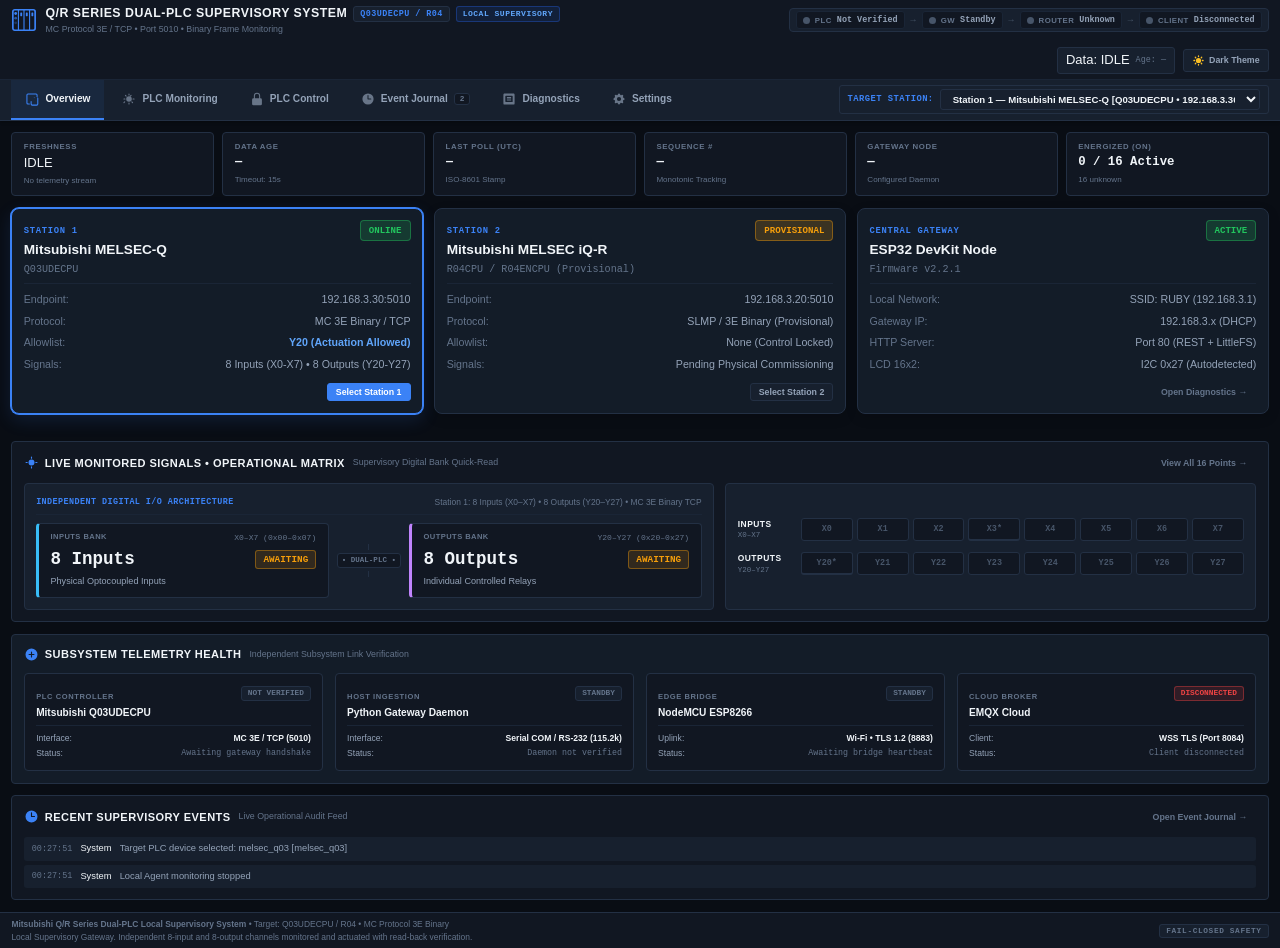
<file: web/index.html>
<!DOCTYPE html>
<html lang="en" data-theme="dark">
<head>
  <meta charset="UTF-8" />
  <meta name="viewport" content="width=device-width, initial-scale=1.0" />
  <meta name="description" content="Industrial supervisory monitoring console for Mitsubishi Q03UDECPU PLC — passive read-only telemetry over secure MQTT WebSockets." />
  <title>Q-PLC Industrial Supervisory Monitor | Mitsubishi Q03UDECPU</title>

  <!-- Offline Self-Contained Industrial Fonts: System Font Stacks (zero external CDN dependencies) -->

  <!-- Prevent theme flash before CSS renders -->
  <script>
    (function() {
      try {
        var t = localStorage.getItem('qplc_theme');
        if (t === 'light' || t === 'dark') {
          document.documentElement.setAttribute('data-theme', t);
        } else {
          document.documentElement.setAttribute('data-theme', 'dark');
        }
      } catch (e) {
        document.documentElement.setAttribute('data-theme', 'dark');
      }
    })();
  </script>

  <!-- Relative stylesheet path for GitHub Pages compatibility -->
  <link rel="stylesheet" href="assets/css/style.css?v=2.1" />
</head>
<body>

<!-- ═══ APP HEADER ══════════════════════════════════════════════════════════════ -->
<header class="app-header" role="banner">
  <div class="header-inner">
    
    <!-- Brand / Controller Identity -->
    <div class="header-brand">
      <div class="brand-rack-icon" aria-hidden="true">
        <svg viewBox="0 0 28 28" fill="none" xmlns="http://www.w3.org/2000/svg">
          <rect x="2" y="3" width="24" height="22" rx="2" stroke="currentColor" stroke-width="1.8"/>
          <line x1="8" y1="3" x2="8" y2="25" stroke="currentColor" stroke-width="1.2"/>
          <line x1="14" y1="3" x2="14" y2="25" stroke="currentColor" stroke-width="1.2"/>
          <line x1="20" y1="3" x2="20" y2="25" stroke="currentColor" stroke-width="1.2"/>
          <circle cx="5" cy="7" r="1.5" fill="currentColor"/>
          <circle cx="5" cy="12" r="1.5" fill="currentColor" opacity="0.6"/>
          <circle cx="5" cy="17" r="1.5" fill="currentColor" opacity="0.3"/>
          <rect x="10" y="6" width="2" height="4" rx="0.5" fill="currentColor"/>
          <rect x="16" y="6" width="2" height="4" rx="0.5" fill="currentColor"/>
          <rect x="22" y="6" width="2" height="4" rx="0.5" fill="currentColor"/>
        </svg>
      </div>
      <div class="brand-text">
        <div class="brand-title-row">
          <h1 class="brand-title">Q/R SERIES DUAL-PLC SUPERVISORY SYSTEM <span style="display:none;">Q-PLC SUPERVISORY MONITOR</span></h1>
          <span class="plc-model-badge" id="header-model-badge" title="MELSEC-Q & iQ-R Dual Controller System">Q03UDECPU / R04</span>
          <span class="system-mode-tag" id="header-mode-tag" title="Local Supervisory & Authorized Actuation Mode">LOCAL SUPERVISORY</span>
          <span class="system-mode-tag mode-sim-badge" id="header-sim-badge" style="display:none; background: rgba(227, 98, 9, 0.2); color: #f0883e; border: 1px solid rgba(227, 98, 9, 0.4); margin-left: 6px; font-weight: 700;" title="Operating in virtual simulation mode — physical PLC hardware not verified">SIMULATION (VIRTUAL)</span>
        </div>
        <p class="brand-subtitle" id="header-brand-subtitle">TP-Link RUBY Local LAN &bull; MC Protocol 3E Binary (Port 5010) &bull; Standalone Embedded Architecture</p>
      </div>
    </div>

    <!-- Communication Path Status Topology -->
    <div class="header-path-status" role="status" aria-label="4-tier local communication topology health">
      <div class="path-strip" title="Live signal communication path">
        <!-- Node 1: Target PLC -->
        <div class="path-node" id="pill-plc" title="Target PLC Controller">
          <span class="status-dot dot-off" id="dot-plc" aria-hidden="true"></span>
          <span class="path-label">PLC</span>
          <span class="path-val" id="text-plc">Unknown</span>
        </div>
        <span class="path-arrow" aria-hidden="true">&rarr;</span>
        
        <!-- Node 2: Gateway / Local Host -->
        <div class="path-node" id="pill-gw" title="ESP32 Gateway / Local Host">
          <span class="status-dot dot-off" id="dot-gw" aria-hidden="true"></span>
          <span class="path-label" id="label-pill-gw">GATEWAY</span>
          <span class="path-val" id="text-gw">Unknown</span>
        </div>
        <span class="path-arrow" aria-hidden="true">&rarr;</span>

        <!-- Node 3: Local Network Router -->
        <div class="path-node" id="pill-esp" title="TP-Link RUBY Local Router (192.168.3.1)">
          <span class="status-dot dot-off" id="dot-esp" aria-hidden="true"></span>
          <span class="path-label">ROUTER</span>
          <span class="path-val" id="text-esp">RUBY</span>
        </div>
        <span class="path-arrow" aria-hidden="true">&rarr;</span>

        <!-- Node 4: Browser Client -->
        <div class="path-node" id="pill-mqtt" title="Local / Mobile Browser Client">
          <span class="status-dot dot-off" id="dot-mqtt" aria-hidden="true"></span>
          <span class="path-label">CLIENT</span>
          <span class="path-val" id="text-mqtt">Online</span>
        </div>
      </div>
    </div>

    <!-- Header Meta & Controls -->
    <div class="header-controls">
      <div class="header-data-badge">
        <span class="freshness-indicator" id="freshness-indicator">IDLE</span>
        <span class="data-age-indicator" id="header-data-age">Age: &mdash;</span>
      </div>

      <button class="btn-theme-toggle" id="btn-theme-toggle" type="button" aria-label="Toggle dark/light workstation theme" title="Toggle dark/light visual theme">
        <svg class="theme-icon theme-icon-sun" viewBox="0 0 20 20" fill="currentColor" aria-hidden="true">
          <path fill-rule="evenodd" d="M10 2a1 1 0 011 1v1a1 1 0 11-2 0V3a1 1 0 011-1zm4 8a4 4 0 11-8 0 4 4 0 018 0zm-.464 4.95l.707.707a1 1 0 001.414-1.414l-.707-.707a1 1 0 00-1.414 1.414zm2.12-10.607a1 1 0 010 1.414l-.706.707a1 1 0 11-1.414-1.414l.707-.707a1 1 0 011.414 0zM17 11a1 1 0 100-2h-1a1 1 0 100 2h1zm-7 4a1 1 0 011 1v1a1 1 0 11-2 0v-1a1 1 0 011-1zM5.05 6.464A1 1 0 106.465 5.05l-.708-.707a1 1 0 00-1.414 1.414l.707.707zm1.414 8.486l-.707.707a1 1 0 01-1.414-1.414l.707-.707a1 1 0 011.414 1.414zM4 11a1 1 0 100-2H3a1 1 0 000 2h1z" clip-rule="evenodd"/>
        </svg>
        <svg class="theme-icon theme-icon-moon" viewBox="0 0 20 20" fill="currentColor" aria-hidden="true">
          <path d="M17.293 13.293A8 8 0 016.707 2.707a8.001 8.001 0 1010.586 10.586z"/>
        </svg>
        <span class="theme-toggle-text" id="theme-toggle-text">Dark</span>
      </button>
    </div>

  </div>

  <!-- Supervisory Navigation Bar -->
  <nav class="app-nav" aria-label="Console Navigation">
    <div class="nav-inner">
      <div class="nav-tabs" role="tablist">
        <button class="nav-tab active" id="tab-btn-overview" role="tab" aria-selected="true" aria-controls="panel-overview" data-target="overview">
          <svg viewBox="0 0 20 20" fill="currentColor" aria-hidden="true"><path d="M2 4.25A2.25 2.25 0 014.25 2h11.5A2.25 2.25 0 0118 4.25v2a.75.75 0 01-1.5 0v-2a.75.75 0 00-.75-.75H4.25a.75.75 0 00-.75.75v11.5c0 .414.336.75.75.75h2a.75.75 0 010 1.5h-2A2.25 2.25 0 012 15.75V4.25z"/><path d="M14 8.75a.75.75 0 01.75-.75h3.5a.75.75 0 01.75.75v8.5a2.25 2.25 0 01-2.25 2.25h-6.5a2.25 2.25 0 01-2.25-2.25v-3.5a.75.75 0 011.5 0v3.5c0 .414.336.75.75.75h6.5a.75.75 0 00.75-.75v-8.5a.75.75 0 00-.75-.75h-3.5a.75.75 0 01-.75-.75z"/></svg>
          Overview
        </button>
        <button class="nav-tab" id="tab-btn-io" role="tab" aria-selected="false" aria-controls="panel-io" data-target="io">
          <svg viewBox="0 0 20 20" fill="currentColor" aria-hidden="true"><path fill-rule="evenodd" d="M10 2a.75.75 0 01.75.75v1.5a.75.75 0 01-1.5 0v-1.5A.75.75 0 0110 2zm0 13a.75.75 0 01.75.75v1.5a.75.75 0 01-1.5 0v-1.5A.75.75 0 0110 15zm-8-5a.75.75 0 01.75-.75h1.5a.75.75 0 010 1.5h-1.5A.75.75 0 012 10zm13 0a.75.75 0 01.75-.75h1.5a.75.75 0 010 1.5h-1.5A.75.75 0 0115 10zM4.343 4.343a.75.75 0 011.061 0l1.06 1.061a.75.75 0 01-1.06 1.06l-1.061-1.06a.75.75 0 010-1.061zm9.193 9.193a.75.75 0 011.06 0l1.061 1.06a.75.75 0 01-1.06 1.061l-1.061-1.06a.75.75 0 010-1.061zm0-9.193a.75.75 0 010 1.06l-1.06 1.061a.75.75 0 11-1.061-1.06l1.06-1.061a.75.75 0 011.061 0zm-9.193 9.193a.75.75 0 010 1.06l-1.06 1.061a.75.75 0 11-1.061-1.06l1.06-1.061a.75.75 0 011.061 0zM10 6a4 4 0 100 8 4 4 0 000-8z" clip-rule="evenodd"/></svg>
          PLC Monitoring
        </button>
        <button class="nav-tab" id="tab-btn-control" role="tab" aria-selected="false" aria-controls="panel-control" data-target="control">
          <svg viewBox="0 0 20 20" fill="currentColor" aria-hidden="true"><path fill-rule="evenodd" d="M10 1a4.5 4.5 0 00-4.5 4.5V9H5a2 2 0 00-2 2v6a2 2 0 002 2h10a2 2 0 002-2v-6a2 2 0 00-2-2h-.5V5.5A4.5 4.5 0 0010 1zm3 8V5.5a3 3 0 10-6 0V9h6z" clip-rule="evenodd"/></svg>
          PLC Control
        </button>
        <button class="nav-tab" id="tab-btn-events" role="tab" aria-selected="false" aria-controls="panel-events" data-target="events">
          <svg viewBox="0 0 20 20" fill="currentColor" aria-hidden="true"><path fill-rule="evenodd" d="M10 18a8 8 0 100-16 8 8 0 000 16zm.75-13a.75.75 0 00-1.5 0v5c0 .414.336.75.75.75h4a.75.75 0 000-1.5h-3.25V5z" clip-rule="evenodd"/></svg>
          Event Journal
          <span class="nav-tab-badge" id="nav-event-count">0</span>
        </button>
        <button class="nav-tab" id="tab-btn-diag" role="tab" aria-selected="false" aria-controls="panel-diag" data-target="diag">
          <svg viewBox="0 0 20 20" fill="currentColor" aria-hidden="true"><path fill-rule="evenodd" d="M2 3.75C2 2.784 2.784 2 3.75 2h12.5c.966 0 1.75.784 1.75 1.75v12.5A1.75 1.75 0 0116.25 18H3.75A1.75 1.75 0 012 16.25V3.75zm3.5 1.5a.75.75 0 00-.75.75v7.5c0 .414.336.75.75.75h9a.75.75 0 00.75-.75V6a.75.75 0 00-.75-.75h-9zm1.5 2h6v2h-6v-2zm0 3.5h6v1.5h-6v-1.5z" clip-rule="evenodd"/></svg>
          Diagnostics
        </button>
        <button class="nav-tab" id="tab-btn-settings" role="tab" aria-selected="false" aria-controls="panel-settings" data-target="settings">
          <svg viewBox="0 0 20 20" fill="currentColor" aria-hidden="true"><path fill-rule="evenodd" d="M11.49 3.17c-.38-1.56-2.6-1.56-2.98 0a1.532 1.532 0 01-2.286.948c-1.372-.836-2.942.734-2.106 2.106.54.886.061 2.042-.947 2.287-1.561.379-1.561 2.6 0 2.978a1.532 1.532 0 01.947 2.287c-.836 1.372.734 2.942 2.106 2.106a1.532 1.532 0 012.287.947c.379 1.561 2.6 1.561 2.978 0a1.533 1.533 0 012.287-.947c1.372.836 2.942-.734 2.106-2.106a1.533 1.533 0 01.947-2.287c1.561-.379 1.561-2.6 0-2.978a1.532 1.532 0 01-.947-2.287c.836-1.372-.734-2.942-2.106-2.106a1.532 1.532 0 01-2.287-.947zM10 13a3 3 0 100-6 3 3 0 000 6z" clip-rule="evenodd"/></svg>
          Settings
        </button>
      </div>

      <!-- Universal Multi-Device Controller Selector -->
      <div class="nav-device-selector" id="nav-device-selector-wrap" title="Active Monitored Controller Target">
        <label for="select-device" class="device-select-label">Target Station:</label>
        <select id="select-device" class="select-device-industrial" aria-label="Select target monitored PLC device">
          <option value="melsec_q03" selected>Station 1 — Mitsubishi MELSEC-Q [Q03UDECPU • 192.168.3.30]</option>
          <option value="melsec_r04">Station 2 — Mitsubishi MELSEC iQ-R [R04CPU • 192.168.3.20]</option>
        </select>
      </div>
    </div>
  </nav>
</header>

<!-- ═══ SYSTEM BANNERS ══════════════════════════════════════════════════════════ -->
<div class="banner-stack" id="banner-container">
  <!-- Stale Telemetry Alert Banner -->
  <div class="stale-banner" id="stale-banner" role="alert" aria-live="assertive" hidden>
    <div class="stale-banner-content">
      <svg viewBox="0 0 20 20" fill="currentColor" aria-hidden="true" class="banner-icon"><path fill-rule="evenodd" d="M8.485 2.495c.673-1.167 2.357-1.167 3.03 0l6.28 10.875c.673 1.167-.17 2.625-1.516 2.625H3.72c-1.347 0-2.189-1.458-1.515-2.625L8.485 2.495zM10 5a.75.75 0 01.75.75v3.5a.75.75 0 01-1.5 0v-3.5A.75.75 0 0110 5zm0 9a1 1 0 100-2 1 1 0 000 2z" clip-rule="evenodd"/></svg>
      <div class="banner-text-block">
        <span class="banner-title">COMMUNICATION TIMEOUT &bull; STALE TELEMETRY:</span>
        <span id="stale-banner-text">No live updates received for &gt;15s. Displayed values represent historical state.</span>
      </div>
    </div>
  </div>

  <!-- Offline Demo Simulation Toolbar Banner -->
  <div class="demo-banner" id="demo-banner" role="status" aria-live="polite" hidden>
    <div class="demo-banner-inner">
      <div class="demo-badge-group">
        <span class="demo-pulse-indicator" aria-hidden="true"></span>
        <strong class="demo-lead">SIMULATION ACTIVE:</strong>
        <span class="demo-caption" id="demo-banner-caption">Deterministic dual-PLC telemetry simulation</span>
      </div>

      <!-- Compact Scenario Selector -->
      <div class="demo-scenarios-strip" role="group" aria-label="Simulation Scenarios">
        <button class="scenario-btn active" id="btn-scenario-normal" data-scenario="normal" aria-pressed="true">Normal (2s)</button>
        <button class="scenario-btn" id="btn-scenario-delayed" data-scenario="delayed" aria-pressed="false" title="Simulate 8-second network delay">Delayed (8s)</button>
        <button class="scenario-btn" id="btn-scenario-gap" data-scenario="seq_gap" aria-pressed="false" title="Inject +3 dropped packets">Seq Gap (+3)</button>
        <button class="scenario-btn" id="btn-scenario-stale" data-scenario="stale" aria-pressed="false" title="Halt telemetry to trigger stale alert">Stale (&gt;15s)</button>
        <button class="scenario-btn" id="btn-scenario-fault" data-scenario="gw_fault" aria-pressed="false" title="Simulate gateway comms fault">Fault &amp; Recovery</button>
      </div>

      <div class="demo-controls-group">
        <button class="btn btn-demo-ctrl" id="btn-demo-pause" aria-label="Pause or resume simulation">
          <span id="demo-pause-text">Pause</span>
        </button>
        <button class="btn btn-demo-ctrl" id="btn-demo-reset" aria-label="Reset simulation cycle">Reset</button>
        <span class="demo-scenario-tag" id="demo-scenario-badge">Scenario: Normal</span>
      </div>
    </div>
  </div>
</div>

<!-- ═══ MAIN APPLICATION WORKSPACE ══════════════════════════════════════════════ -->
<main class="app-main" id="main-content">

  <!-- ═══════════════════════════════════════════════════════════════════════════
       TAB 1: OVERVIEW (High-Awareness Supervisory Cockpit)
       ═══════════════════════════════════════════════════════════════════════════ -->
  <section class="tab-panel active" id="panel-overview" role="tabpanel" aria-labelledby="tab-btn-overview">
    
    <!-- 1. Operational Telemetry KPI Ribbon -->
    <div class="kpi-ribbon" aria-label="Primary telemetry status metrics">
      <div class="kpi-card">
        <span class="kpi-label">FRESHNESS</span>
        <span class="kpi-val" id="meta-freshness-state">IDLE</span>
        <span class="kpi-sub" id="meta-freshness-sub">No stream active</span>
      </div>
      <div class="kpi-card">
        <span class="kpi-label">DATA AGE</span>
        <span class="kpi-val mono" id="meta-data-age">&mdash;</span>
        <span class="kpi-sub">Timeout: 15s</span>
      </div>
      <div class="kpi-card">
        <span class="kpi-label">LAST POLL (UTC)</span>
        <span class="kpi-val mono" id="meta-last-ts">&mdash;</span>
        <span class="kpi-sub">ISO-8601 Stamp</span>
      </div>
      <div class="kpi-card">
        <span class="kpi-label">SEQUENCE #</span>
        <span class="kpi-val mono" id="meta-seq">&mdash;</span>
        <span class="kpi-sub" id="meta-seq-health">Monotonic Tracking</span>
      </div>
      <div class="kpi-card">
        <span class="kpi-label">GATEWAY NODE</span>
        <span class="kpi-val mono" id="meta-gateway-id">&mdash;</span>
        <span class="kpi-sub">Configured Daemon</span>
      </div>
      <div class="kpi-card" title="Counts digital channels energized HIGH (1), valid low/de-energized (0), and unverified/unknown">
        <span class="kpi-label">ENERGIZED (ON)</span>
        <span class="kpi-val mono" id="meta-active-count">0 / 16 ON</span>
        <span class="kpi-sub" id="meta-unknown-count">0 OFF &bull; 16 UNKNOWN</span>
      </div>
    </div>

    <!-- Dual-Station Topology & Selection Deck (Project V2 Architecture) -->
    <div class="dual-station-deck" aria-label="Dual-Station Controller Selection">
      
      <!-- Station 1 Card: Mitsubishi Q-Series -->
      <div class="station-card active" id="station-card-q03" data-device-id="melsec_q03">
        <div class="station-card-header">
          <div class="station-header-left">
            <span class="station-tag">STATION 1</span>
            <h3 class="station-name">Mitsubishi MELSEC-Q</h3>
            <span class="station-model">Q03UDECPU</span>
          </div>
          <span class="station-status-badge badge-good" id="station-badge-q">ONLINE</span>
        </div>
        <div class="station-card-body">
          <div class="station-param-row">
            <span class="param-label">Endpoint:</span>
            <span class="param-val mono">192.168.3.30:5010</span>
          </div>
          <div class="station-param-row">
            <span class="param-label">Protocol:</span>
            <span class="param-val">MC 3E Binary / TCP</span>
          </div>
          <div class="station-param-row">
            <span class="param-label">Allowlist:</span>
            <span class="param-val mono highlight">Y20 (Actuation Allowed)</span>
          </div>
          <div class="station-param-row">
            <span class="param-label">Signals:</span>
            <span class="param-val" id="station-signals-q">8 Inputs (X0-X7) &bull; 8 Outputs (Y20-Y27)</span>
          </div>
        </div>
        <div class="station-card-footer">
          <button type="button" class="btn btn-sm btn-primary btn-select-station" id="btn-select-q03" data-device-id="melsec_q03">Select Station 1</button>
        </div>
      </div>

      <!-- Station 2 Card: Mitsubishi iQ-R Series -->
      <div class="station-card" id="station-card-r04" data-device-id="melsec_r04">
        <div class="station-card-header">
          <div class="station-header-left">
            <span class="station-tag">STATION 2</span>
            <h3 class="station-name">Mitsubishi MELSEC iQ-R</h3>
            <span class="station-model">R04CPU / R04ENCPU (Provisional)</span>
          </div>
          <span class="station-status-badge badge-warn" id="station-badge-r">PROVISIONAL</span>
        </div>
        <div class="station-card-body">
          <div class="station-param-row">
            <span class="param-label">Endpoint:</span>
            <span class="param-val mono">192.168.3.20:5010</span>
          </div>
          <div class="station-param-row">
            <span class="param-label">Protocol:</span>
            <span class="param-val">SLMP / 3E Binary (Provisional)</span>
          </div>
          <div class="station-param-row">
            <span class="param-label">Allowlist:</span>
            <span class="param-val mono text-muted">None (Control Locked)</span>
          </div>
          <div class="station-param-row">
            <span class="param-label">Signals:</span>
            <span class="param-val" id="station-signals-r">Pending Physical Commissioning</span>
          </div>
        </div>
        <div class="station-card-footer">
          <button type="button" class="btn btn-sm btn-secondary btn-select-station" id="btn-select-r04" data-device-id="melsec_r04">Select Station 2</button>
        </div>
      </div>

      <!-- Central Gateway Hub Card -->
      <div class="station-card gateway-summary-card" id="station-card-gateway">
        <div class="station-card-header">
          <div class="station-header-left">
            <span class="station-tag">CENTRAL GATEWAY</span>
            <h3 class="station-name">ESP32 DevKit Node</h3>
            <span class="station-model">Firmware v2.2.1</span>
          </div>
          <span class="station-status-badge badge-good" id="station-badge-gw">ACTIVE</span>
        </div>
        <div class="station-card-body">
          <div class="station-param-row">
            <span class="param-label">Local Network:</span>
            <span class="param-val mono">SSID: RUBY (192.168.3.1)</span>
          </div>
          <div class="station-param-row">
            <span class="param-label">Gateway IP:</span>
            <span class="param-val mono" id="gw-card-ip">192.168.3.x (DHCP)</span>
          </div>
          <div class="station-param-row">
            <span class="param-label">HTTP Server:</span>
            <span class="param-val mono">Port 80 (REST + LittleFS)</span>
          </div>
          <div class="station-param-row">
            <span class="param-label">LCD 16x2:</span>
            <span class="param-val" id="gw-card-lcd">I2C 0x27 (Autodetected)</span>
          </div>
        </div>
        <div class="station-card-footer">
          <button type="button" class="btn btn-sm btn-ghost" id="btn-goto-diag">Open Diagnostics &rarr;</button>
        </div>
      </div>

    </div>

    <!-- 2. Primary Operational Monitored Signals Quick-Matrix -->
    <div class="card signal-matrix-card">
      <div class="card-header">
        <div class="card-header-main">
          <h2 class="card-title">
            <svg viewBox="0 0 20 20" fill="currentColor" aria-hidden="true"><path fill-rule="evenodd" d="M10 2a.75.75 0 01.75.75v1.5a.75.75 0 01-1.5 0v-1.5A.75.75 0 0110 2zm0 13a.75.75 0 01.75.75v1.5a.75.75 0 01-1.5 0v-1.5A.75.75 0 0110 15zm-8-5a.75.75 0 01.75-.75h1.5a.75.75 0 010 1.5h-1.5A.75.75 0 012 10zm13 0a.75.75 0 01.75-.75h1.5a.75.75 0 010 1.5h-1.5A.75.75 0 0115 10zM10 6a4 4 0 100 8 4 4 0 000-8z" clip-rule="evenodd"/></svg>
            Live Monitored Signals &bull; Operational Matrix
          </h2>
          <span class="card-tag-sub">Supervisory Digital Bank Quick-Read</span>
        </div>
        <button class="btn btn-ghost btn-sm" id="btn-goto-io" type="button" aria-label="Open detailed I/O Monitor">View All 16 Points &rarr;</button>
      </div>

      <div class="operational-signal-grid">
        
        <!-- Dual-Bank Overview Deck: Digital Inputs (X0-X7) & Digital Outputs (Y20-Y27) -->
        <div class="verified-pair-panel">
          <div class="pair-header">
            <span class="pair-tag" id="pair-tag-heading">INDEPENDENT DIGITAL I/O ARCHITECTURE</span>
            <span class="pair-note" id="pair-tag-subnote">Station 1: 8 Inputs (X0–X7) &bull; 8 Outputs (Y20–Y27) &bull; MC 3E Binary TCP</span>
          </div>

          <div class="pair-nodes">
            <!-- Digital Inputs Bank Summary Tile -->
            <div class="primary-signal-tile input-signal" id="overview-tile-inputs">
              <div class="tile-top-bar">
                <span class="signal-tag">INPUTS BANK</span>
                <span class="signal-hex">X0&ndash;X7 (0x00&ndash;0x07)</span>
              </div>
              <div class="signal-main-row">
                <span class="signal-id">8 Inputs</span>
                <span class="signal-badge" id="overview-badge-inputs">MONITORED</span>
              </div>
              <p class="signal-name">Physical Optocoupled Inputs</p>
            </div>

            <!-- Interlock / Scan Flow Indicator -->
            <div class="pair-flow-indicator" aria-hidden="true">
              <div class="flow-wire"></div>
              <span class="flow-arrow-badge">&bull; DUAL-PLC &bull;</span>
              <div class="flow-wire"></div>
            </div>

            <!-- Digital Outputs Bank Summary Tile -->
            <div class="primary-signal-tile output-signal" id="overview-tile-outputs">
              <div class="tile-top-bar">
                <span class="signal-tag">OUTPUTS BANK</span>
                <span class="signal-hex">Y20&ndash;Y27 (0x20&ndash;0x27)</span>
              </div>
              <div class="signal-main-row">
                <span class="signal-id">8 Outputs</span>
                <span class="signal-badge" id="overview-badge-outputs">INDEPENDENT</span>
              </div>
              <p class="signal-name">Individual Controlled Relays</p>
            </div>
          </div>
        </div>

        <!-- 16-Point Bank Quick Scanners -->
        <div class="digital-bank-panel">
          <!-- Inputs Bank (X0-X7) -->
          <div class="bank-row">
            <div class="bank-label-col">
              <span class="bank-title">INPUTS</span>
              <span class="bank-range">X0&ndash;X7</span>
            </div>
            <div class="bank-bits-strip" role="group" aria-label="Digital inputs X0 through X7">
              <div class="quick-bit unknown" id="quick-bit-X0" title="X0: Unknown"><span class="bit-tag">X0</span></div>
              <div class="quick-bit unknown" id="quick-bit-X1" title="X1: Unknown"><span class="bit-tag">X1</span></div>
              <div class="quick-bit unknown" id="quick-bit-X2" title="X2: Unknown"><span class="bit-tag">X2</span></div>
              <div class="quick-bit unknown verified-bit" id="quick-bit-X3" title="X3: Verified Trigger Contact"><span class="bit-tag">X3*</span></div>
              <div class="quick-bit unknown" id="quick-bit-X4" title="X4: Unknown"><span class="bit-tag">X4</span></div>
              <div class="quick-bit unknown" id="quick-bit-X5" title="X5: Unknown"><span class="bit-tag">X5</span></div>
              <div class="quick-bit unknown" id="quick-bit-X6" title="X6: Unknown"><span class="bit-tag">X6</span></div>
              <div class="quick-bit unknown" id="quick-bit-X7" title="X7: Unknown"><span class="bit-tag">X7</span></div>
            </div>
          </div>

          <!-- Outputs Bank (Y20-Y27) -->
          <div class="bank-row">
            <div class="bank-label-col">
              <span class="bank-title">OUTPUTS</span>
              <span class="bank-range">Y20&ndash;Y27</span>
            </div>
            <div class="bank-bits-strip" role="group" aria-label="Digital outputs Y20 through Y27">
              <div class="quick-bit unknown verified-bit" id="quick-bit-Y20" title="Y20: Verified Master Relay"><span class="bit-tag">Y20*</span></div>
              <div class="quick-bit unknown" id="quick-bit-Y21" title="Y21: Unverified"><span class="bit-tag">Y21</span></div>
              <div class="quick-bit unknown" id="quick-bit-Y22" title="Y22: Unverified"><span class="bit-tag">Y22</span></div>
              <div class="quick-bit unknown" id="quick-bit-Y23" title="Y23: Unverified"><span class="bit-tag">Y23</span></div>
              <div class="quick-bit unknown" id="quick-bit-Y24" title="Y24: Unverified"><span class="bit-tag">Y24</span></div>
              <div class="quick-bit unknown" id="quick-bit-Y25" title="Y25: Unverified"><span class="bit-tag">Y25</span></div>
              <div class="quick-bit unknown" id="quick-bit-Y26" title="Y26: Unverified"><span class="bit-tag">Y26</span></div>
              <div class="quick-bit unknown" id="quick-bit-Y27" title="Y27: Unverified"><span class="bit-tag">Y27</span></div>
            </div>
          </div>
        </div>

      </div>
    </div>

    <!-- Active Device Analog & Process KPI Strip (Overview) -->
    <div class="card analog-overview-card" id="overview-analog-card" style="display:none;" aria-labelledby="overview-analog-heading">
      <div class="card-header">
        <div class="card-header-main">
          <h2 id="overview-analog-heading" class="card-title io-title io-title--analog">
            <svg viewBox="0 0 20 20" fill="currentColor" aria-hidden="true"><path d="M2 11a1 1 0 011-1h2a1 1 0 011 1v5a1 1 0 01-1 1H3a1 1 0 01-1-1v-5zM8 7a1 1 0 011-1h2a1 1 0 011 1v9a1 1 0 01-1 1H9a1 1 0 01-1-1V7zM14 4a1 1 0 011-1h2a1 1 0 011 1v12a1 1 0 01-1 1h-2a1 1 0 01-1-1V4z"/></svg>
            Active Process Telemetry &bull; Analog Registers
          </h2>
          <span class="card-tag-sub" id="overview-analog-sub">Engineering Units &bull; Scaled Values</span>
        </div>
      </div>
      <div class="analog-grid analog-overview-grid" id="overview-analog-grid">
        <!-- Dynamically populated by app.js -->
      </div>
    </div>

    <!-- 3. Subsystem Health Matrix & Communication Diagnostics -->
    <div class="card subsystem-health-card">
      <div class="card-header">
        <div class="card-header-main">
          <h2 class="card-title">
            <svg viewBox="0 0 20 20" fill="currentColor" aria-hidden="true"><path fill-rule="evenodd" d="M10 18a8 8 0 100-16 8 8 0 000 16zm.75-11.25a.75.75 0 00-1.5 0v2.5h-2.5a.75.75 0 000 1.5h2.5v2.5a.75.75 0 001.5 0v-2.5h2.5a.75.75 0 000-1.5h-2.5v-2.5z" clip-rule="evenodd"/></svg>
            Subsystem Telemetry Health
          </h2>
          <span class="card-tag-sub">Independent Subsystem Link Verification</span>
        </div>
      </div>

      <div class="subsystem-grid">
        <!-- Node 1: Target PLC Controller -->
        <div class="subsystem-card" id="subsystem-plc">
          <div class="subsystem-card-top">
            <div class="subsystem-icon-title">
              <span class="subsystem-tag">PLC CONTROLLER</span>
              <h3 class="subsystem-name" id="name-subsystem-plc">Mitsubishi Q03UDECPU</h3>
            </div>
            <span class="node-badge" id="badge-subsystem-plc">NOT VERIFIED</span>
          </div>
          <div class="subsystem-card-meta">
            <div class="meta-line"><span>Interface:</span> <strong id="interface-subsystem-plc">MC 3E / TCP (5010)</strong></div>
            <div class="meta-line"><span>Status:</span> <span class="mono-status" id="detail-subsystem-plc">Awaiting telemetry verification</span></div>
          </div>
        </div>

        <!-- Node 2: Ingestion Host / Local Agent -->
        <div class="subsystem-card" id="subsystem-gw">
          <div class="subsystem-card-top">
            <div class="subsystem-icon-title">
              <span class="subsystem-tag">HOST INGESTION</span>
              <h3 class="subsystem-name" id="name-subsystem-gw">Windows Local Agent</h3>
            </div>
            <span class="node-badge" id="badge-subsystem-gw">STANDBY</span>
          </div>
          <div class="subsystem-card-meta">
            <div class="meta-line"><span>Interface:</span> <strong id="interface-subsystem-gw">REST HTTP (Port 8000)</strong></div>
            <div class="meta-line"><span>Status:</span> <span class="mono-status" id="detail-subsystem-gw">Awaiting ingestion service</span></div>
          </div>
        </div>

        <!-- Node 3: Edge IoT Bridge -->
        <div class="subsystem-card" id="subsystem-esp">
          <div class="subsystem-card-top">
            <div class="subsystem-icon-title">
              <span class="subsystem-tag">EDGE BRIDGE</span>
              <h3 class="subsystem-name">NodeMCU ESP8266</h3>
            </div>
            <span class="node-badge" id="badge-subsystem-esp">NOT IN USE</span>
          </div>
          <div class="subsystem-card-meta">
            <div class="meta-line"><span>Uplink:</span> <strong>Wi-Fi &bull; TLS 1.2 (8883)</strong></div>
            <div class="meta-line"><span>Status:</span> <span class="mono-status" id="detail-subsystem-esp">Hardware bridge unused in local agent mode</span></div>
          </div>
        </div>

        <!-- Node 4: Cloud MQTT Broker -->
        <div class="subsystem-card" id="subsystem-mqtt">
          <div class="subsystem-card-top">
            <div class="subsystem-icon-title">
              <span class="subsystem-tag">CLOUD BROKER</span>
              <h3 class="subsystem-name">EMQX Cloud</h3>
            </div>
            <span class="node-badge" id="badge-subsystem-mqtt">NOT IN USE</span>
          </div>
          <div class="subsystem-card-meta">
            <div class="meta-line"><span>Client:</span> <strong>WSS TLS (Port 8084)</strong></div>
            <div class="meta-line"><span>Status:</span> <span class="mono-status" id="detail-subsystem-mqtt">MQTT broker unused in local agent mode</span></div>
          </div>
        </div>
      </div>
    </div>

    <!-- 4. Recent Supervisory Events & Active Alerts -->
    <div class="card recent-events-card">
      <div class="card-header">
        <div class="card-header-main">
          <h2 class="card-title">
            <svg viewBox="0 0 20 20" fill="currentColor" aria-hidden="true"><path fill-rule="evenodd" d="M10 18a8 8 0 100-16 8 8 0 000 16zm.75-13a.75.75 0 00-1.5 0v5c0 .414.336.75.75.75h4a.75.75 0 000-1.5h-3.25V5z" clip-rule="evenodd"/></svg>
            Recent Supervisory Events
          </h2>
          <span class="card-tag-sub">Live Operational Audit Feed</span>
        </div>
        <button class="btn btn-ghost btn-sm" id="btn-goto-events" type="button" aria-label="Open full event journal">Open Event Journal &rarr;</button>
      </div>
      <ul class="mini-event-list" id="mini-event-list">
        <li class="mini-event-empty">No supervisory events logged yet. Connect to broker or start Demo simulation.</li>
      </ul>
    </div>

  </section>

  <!-- ═══════════════════════════════════════════════════════════════════════════
       TAB 2: PLC I/O MONITOR (Card Grid & Diagnostics Table)
       ═══════════════════════════════════════════════════════════════════════════ -->
  <section class="tab-panel" id="panel-io" role="tabpanel" aria-labelledby="tab-btn-io">
    
    <!-- I/O View Toolbar -->
    <div class="io-toolbar">
      <div class="io-toolbar-left">
        <!-- View Mode Switcher -->
        <div class="view-mode-toggle" role="group" aria-label="I/O Display Format">
          <button class="view-btn active" id="btn-view-cards" aria-pressed="true" title="High-density Card Grid View">
            <svg viewBox="0 0 20 20" fill="currentColor" aria-hidden="true"><path d="M5 3a2 2 0 00-2 2v2a2 2 0 002 2h2a2 2 0 002-2V5a2 2 0 00-2-2H5zM5 11a2 2 0 00-2 2v2a2 2 0 002 2h2a2 2 0 002-2v-2a2 2 0 00-2-2H5zM11 5a2 2 0 012-2h2a2 2 0 012 2v2a2 2 0 01-2 2h-2a2 2 0 01-2-2V5zM11 13a2 2 0 012-2h2a2 2 0 012 2v2a2 2 0 01-2 2h-2a2 2 0 01-2-2v-2z"/></svg>
            Card Grid
          </button>
          <button class="view-btn" id="btn-view-table" aria-pressed="false" title="Engineering Diagnostics Table">
            <svg viewBox="0 0 20 20" fill="currentColor" aria-hidden="true"><path fill-rule="evenodd" d="M2 4.75A.75.75 0 012.75 4h14.5a.75.75 0 010 1.5H2.75A.75.75 0 012 4.75zm0 10.5a.75.75 0 01.75-.75h14.5a.75.75 0 010 1.5H2.75a.75.75 0 01-.75-.75zM2 10a.75.75 0 01.75-.75h14.5a.75.75 0 010 1.5H2.75A.75.75 0 012 10z" clip-rule="evenodd"/></svg>
            Engineering Table
          </button>
        </div>

        <!-- Filter Pills -->
        <div class="io-filter-group" role="group" aria-label="Filter devices by state">
          <span class="filter-group-label">Filter:</span>
          <button class="filter-pill active" data-io-filter="all" aria-pressed="true">All (16)</button>
          <button class="filter-pill" data-io-filter="on" aria-pressed="false">Active ON</button>
          <button class="filter-pill" data-io-filter="off" aria-pressed="false">Inactive OFF</button>
          <button class="filter-pill" data-io-filter="unknown" aria-pressed="false">Unknown / Fault</button>
        </div>
      </div>

      <div class="io-toolbar-right">
        <span class="read-only-indicator" title="Application is strictly a passive telemetry monitor">
          <svg viewBox="0 0 20 20" fill="currentColor" aria-hidden="true"><path fill-rule="evenodd" d="M10 1a4.5 4.5 0 00-4.5 4.5V9H5a2 2 0 00-2 2v6a2 2 0 002 2h10a2 2 0 002-2v-6a2 2 0 00-2-2h-.5V5.5A4.5 4.5 0 0010 1zm3 8V5.5a3 3 0 10-6 0V9h6z" clip-rule="evenodd"/></svg>
          Strictly Read-Only &bull; No Force Capability
        </span>
      </div>
    </div>

    <!-- ── CARD GRID VIEW ────────────────────────────────────────────────── -->
    <div class="io-view-container" id="io-container-cards">
      <div class="io-grid">
        <!-- DIGITAL INPUTS (X0-X7) -->
        <section class="card io-card" aria-labelledby="inputs-heading">
          <div class="card-header">
            <div class="card-header-main">
              <h2 id="inputs-heading" class="card-title io-title io-title--input">
                <svg viewBox="0 0 20 20" fill="currentColor" aria-hidden="true"><path fill-rule="evenodd" d="M3 10a.75.75 0 01.75-.75h10.638L10.23 5.29a.75.75 0 111.04-1.08l5.5 5.25a.75.75 0 010 1.08l-5.5 5.25a.75.75 0 11-1.04-1.08l4.158-3.96H3.75A.75.75 0 013 10z" clip-rule="evenodd"/></svg>
                Digital Inputs (X0 &ndash; X7)
              </h2>
              <span class="io-range-badge">Hex 0x00 &ndash; 0x07</span>
            </div>
          </div>
          <ul class="device-grid" id="inputs-grid" role="list" aria-label="PLC input device states">
            <!-- Dynamically populated by app.js -->
          </ul>
        </section>

        <!-- DIGITAL OUTPUTS (Y20-Y27) -->
        <section class="card io-card" aria-labelledby="outputs-heading">
          <div class="card-header">
            <div class="card-header-main">
              <h2 id="outputs-heading" class="card-title io-title io-title--output">
                <svg viewBox="0 0 20 20" fill="currentColor" aria-hidden="true"><path fill-rule="evenodd" d="M17 10a.75.75 0 01-.75.75H5.612l4.158 3.96a.75.75 0 11-1.04 1.08l-5.5-5.25a.75.75 0 010-1.08l5.5-5.25a.75.75 0 111.04 1.08L5.612 9.25H16.25A.75.75 0 0117 10z" clip-rule="evenodd"/></svg>
                Digital Outputs (Y20 &ndash; Y27)
              </h2>
              <span class="io-range-badge">Hex 0x20 &ndash; 0x27</span>
            </div>
          </div>
          <ul class="device-grid" id="outputs-grid" role="list" aria-label="PLC output device states">
            <!-- Dynamically populated by app.js -->
          </ul>
        </section>
      </div>

      <!-- ANALOG & PROCESS TELEMETRY SECTION -->
      <section class="card analog-card" id="section-analog-points" aria-labelledby="analog-heading">
        <div class="card-header">
          <div class="card-header-main">
            <h2 id="analog-heading" class="card-title io-title io-title--analog">
              <svg viewBox="0 0 20 20" fill="currentColor" aria-hidden="true"><path d="M2 11a1 1 0 011-1h2a1 1 0 011 1v5a1 1 0 01-1 1H3a1 1 0 01-1-1v-5zM8 7a1 1 0 011-1h2a1 1 0 011 1v9a1 1 0 01-1 1H9a1 1 0 01-1-1V7zM14 4a1 1 0 011-1h2a1 1 0 011 1v12a1 1 0 01-1 1h-2a1 1 0 01-1-1V4z"/></svg>
              Analog &amp; Process Telemetry (Registers &amp; Values)
            </h2>
            <span class="io-range-badge" id="analog-count-badge">0 Points</span>
          </div>
        </div>
        <div class="analog-grid" id="analog-grid" role="list" aria-label="Analog telemetry metric cards">
          <!-- Dynamically populated by app.js -->
        </div>
      </section>
    </div>

    <!-- ── COMPACT ENGINEERING TABLE VIEW ────────────────────────────────── -->
    <div class="io-view-container" id="io-container-table" hidden>
      <div class="card table-card">
        <div class="card-header">
          <div class="card-header-main">
            <h2 class="card-title">Supervisory Channel Diagnostics Table</h2>
            <span class="card-header-note">16 Configured Device Points</span>
          </div>
        </div>
        <div class="table-responsive">
          <table class="eng-table" id="io-table" aria-label="PLC Input and Output telemetry table">
            <thead>
              <tr>
                <th scope="col">Point</th>
                <th scope="col">Hex Addr</th>
                <th scope="col">Type</th>
                <th scope="col">Engineering Description / Assignment</th>
                <th scope="col">State</th>
                <th scope="col">Raw Bit</th>
                <th scope="col">Level</th>
                <th scope="col">Last Update</th>
              </tr>
            </thead>
            <tbody id="io-table-body">
              <!-- Dynamically populated by app.js -->
            </tbody>
          </table>
        </div>
      </div>
    </div>

  </section>

  <!-- ═══════════════════════════════════════════════════════════════════════════
       TAB: PLC OUTPUT CONTROL & READ-BACK VERIFICATION
       ═══════════════════════════════════════════════════════════════════════════ -->
  <section class="tab-panel" id="panel-control" role="tabpanel" aria-labelledby="tab-btn-control">
    
    <!-- Safety Warning Banner -->
    <div class="control-safety-banner" role="alert">
      <div class="safety-banner-icon">
        <svg viewBox="0 0 20 20" fill="currentColor"><path fill-rule="evenodd" d="M8.485 2.495c.673-1.167 2.357-1.167 3.03 0l6.28 10.875c.673 1.167-.17 2.625-1.516 2.625H3.72c-1.347 0-2.189-1.458-1.515-2.625L8.485 2.495zM10 5a.75.75 0 01.75.75v3.5a.75.75 0 01-1.5 0v-3.5A.75.75 0 0110 5zm0 9a1 1 0 100-2 1 1 0 000 2z" clip-rule="evenodd"/></svg>
      </div>
      <div class="safety-banner-body">
        <strong>SAFETY CRITICAL INDUSTRIAL ACTUATION INTERFACE</strong>
        <p>Commands transmitted here write directly to physical controller output coils via MC Protocol 3E binary. All writes require operator authorization PIN, strict allowlist enforcement, and automatic post-write read-back verification. Point Y0 is permanently banned.</p>
      </div>
    </div>

    <!-- R-Series Lock Notice (shown when melsec_r04 is selected) -->
    <div class="control-lock-notice" id="ctrl-r-lock-notice" style="display:none;">
      <div class="lock-notice-content">
        <h3>🔒 STATION 2 (iQ-R) CONTROL LOCKED</h3>
        <p>Station 2 output mapping is provisional. Physical actuator wiring and safety interlocks must be commissioned and approved in the laboratory before actuation is enabled. Station 2 writes are locked.</p>
      </div>
    </div>

    <div class="control-grid-layout" id="ctrl-main-deck">
      
      <!-- Left Column: Command Entry Deck -->
      <div class="card control-entry-card">
        <div class="card-header">
          <div class="card-header-main">
            <h2 class="card-title">Authorized Output Actuation</h2>
            <span class="card-tag-sub" id="ctrl-active-station-sub">Target Station: Laboratory Mitsubishi MELSEC-Q [melsec_q03]</span>
          </div>
          <span class="station-status-badge badge-good" id="ctrl-station-conn-badge">ONLINE</span>
        </div>

        <form id="form-plc-control" class="control-form" onsubmit="return false;">
          
          <!-- Field 1: Target Point -->
          <div class="form-group">
            <label for="ctrl-select-point" class="form-label">Target Output Relay:</label>
            <select id="ctrl-select-point" class="form-select mono">
              <option value="Y20" selected>Y20 — Output Relay 20 (Hex: 0x20) [WHITELISTED]</option>
              <option value="Y21">Y21 — Output Relay 21 (Hex: 0x21) [WHITELISTED]</option>
              <option value="Y22">Y22 — Output Relay 22 (Hex: 0x22) [WHITELISTED]</option>
              <option value="Y23">Y23 — Output Relay 23 (Hex: 0x23) [WHITELISTED]</option>
              <option value="Y24">Y24 — Output Relay 24 (Hex: 0x24) [WHITELISTED]</option>
              <option value="Y25">Y25 — Output Relay 25 (Hex: 0x25) [WHITELISTED]</option>
              <option value="Y26">Y26 — Output Relay 26 (Hex: 0x26) [WHITELISTED]</option>
              <option value="Y27">Y27 — Output Relay 27 (Hex: 0x27) [WHITELISTED]</option>
            </select>
            <span class="form-hint text-success" id="ctrl-point-whitelist-hint" style="color: #22c55e; font-size: 0.76rem; display: block; margin-top: 4px;">✓ Point in authorized 8-output allowlist (Y20&ndash;Y27). Point Y0 strictly excluded.</span>
          </div>

          <!-- Field 2: Current Read-Back State Display -->
          <div class="form-group">
            <label class="form-label">Selected Point Verified State (Read-Back):</label>
            <div class="readback-live-display">
              <span class="readback-dot dot-off" id="ctrl-readback-dot"></span>
              <span class="readback-text mono" id="ctrl-readback-text">UNKNOWN (Awaiting Telemetry)</span>
              <button type="button" class="btn btn-xs btn-ghost" id="btn-refresh-readback">Refresh</button>
            </div>
          </div>

          <!-- 8-Output Bank Live Read-Back Status Grid -->
          <div class="form-group">
            <label class="form-label">8-Output Live Read-Back Matrix (Y20&ndash;Y27):</label>
            <div class="ctrl-outputs-matrix" id="ctrl-outputs-matrix" style="display: grid; grid-template-columns: repeat(4, 1fr); gap: 6px; margin-top: 4px;">
              <div class="ctrl-out-chip" id="chip-out-Y20" data-point="Y20" style="padding: 6px; border: 1px solid var(--clr-border); border-radius: 4px; text-align: center; font-size: 0.75rem; background: var(--clr-surface-2); cursor: pointer;" title="Click to select Y20"><span class="mono" style="font-weight: 700;">Y20</span>: <span class="chip-state" id="chip-state-Y20">OFF</span></div>
              <div class="ctrl-out-chip" id="chip-out-Y21" data-point="Y21" style="padding: 6px; border: 1px solid var(--clr-border); border-radius: 4px; text-align: center; font-size: 0.75rem; background: var(--clr-surface-2); cursor: pointer;" title="Click to select Y21"><span class="mono" style="font-weight: 700;">Y21</span>: <span class="chip-state" id="chip-state-Y21">OFF</span></div>
              <div class="ctrl-out-chip" id="chip-out-Y22" data-point="Y22" style="padding: 6px; border: 1px solid var(--clr-border); border-radius: 4px; text-align: center; font-size: 0.75rem; background: var(--clr-surface-2); cursor: pointer;" title="Click to select Y22"><span class="mono" style="font-weight: 700;">Y22</span>: <span class="chip-state" id="chip-state-Y22">OFF</span></div>
              <div class="ctrl-out-chip" id="chip-out-Y23" data-point="Y23" style="padding: 6px; border: 1px solid var(--clr-border); border-radius: 4px; text-align: center; font-size: 0.75rem; background: var(--clr-surface-2); cursor: pointer;" title="Click to select Y23"><span class="mono" style="font-weight: 700;">Y23</span>: <span class="chip-state" id="chip-state-Y23">OFF</span></div>
              <div class="ctrl-out-chip" id="chip-out-Y24" data-point="Y24" style="padding: 6px; border: 1px solid var(--clr-border); border-radius: 4px; text-align: center; font-size: 0.75rem; background: var(--clr-surface-2); cursor: pointer;" title="Click to select Y24"><span class="mono" style="font-weight: 700;">Y24</span>: <span class="chip-state" id="chip-state-Y24">OFF</span></div>
              <div class="ctrl-out-chip" id="chip-out-Y25" data-point="Y25" style="padding: 6px; border: 1px solid var(--clr-border); border-radius: 4px; text-align: center; font-size: 0.75rem; background: var(--clr-surface-2); cursor: pointer;" title="Click to select Y25"><span class="mono" style="font-weight: 700;">Y25</span>: <span class="chip-state" id="chip-state-Y25">OFF</span></div>
              <div class="ctrl-out-chip" id="chip-out-Y26" data-point="Y26" style="padding: 6px; border: 1px solid var(--clr-border); border-radius: 4px; text-align: center; font-size: 0.75rem; background: var(--clr-surface-2); cursor: pointer;" title="Click to select Y26"><span class="mono" style="font-weight: 700;">Y26</span>: <span class="chip-state" id="chip-state-Y26">OFF</span></div>
              <div class="ctrl-out-chip" id="chip-out-Y27" data-point="Y27" style="padding: 6px; border: 1px solid var(--clr-border); border-radius: 4px; text-align: center; font-size: 0.75rem; background: var(--clr-surface-2); cursor: pointer;" title="Click to select Y27"><span class="mono" style="font-weight: 700;">Y27</span>: <span class="chip-state" id="chip-state-Y27">OFF</span></div>
            </div>
          </div>

          <!-- Field 3: Desired Commanded State -->
          <div class="form-group">
            <label class="form-label">Commanded Output State:</label>
            <div class="control-state-buttons" role="group">
              <button type="button" class="btn btn-state btn-state-off active" id="btn-set-state-off" data-state="0">
                <span class="state-indicator-dot"></span>
                DE-ENERGIZE (0 / OFF)
              </button>
              <button type="button" class="btn btn-state btn-state-on" id="btn-set-state-on" data-state="1">
                <span class="state-indicator-dot"></span>
                ENERGIZE (1 / ON)
              </button>
            </div>
            <input type="hidden" id="ctrl-command-state" value="0" />
          </div>

          <!-- Field 4: Operator Authorization PIN -->
          <div class="form-group">
            <label for="ctrl-input-pin" class="form-label">Operator Authorization PIN:</label>
            <input type="password" id="ctrl-input-pin" class="form-input mono" placeholder="Enter PIN" autocomplete="off" style="width:100%; padding:0.6rem; border-radius:4px; border:1px solid var(--clr-border); background:var(--clr-surface-2); color:var(--clr-text-primary);" />
            <span class="form-hint" style="font-size: 0.74rem; color: var(--clr-text-muted); display: block; margin-top: 4px;">Operator authorization PIN (configured during local gateway commissioning)</span>
          </div>

          <!-- Submit Button -->
          <div class="form-actions" style="margin-top: 1rem;">
            <button type="button" class="btn btn-primary btn-block btn-lg" id="btn-execute-control" style="width:100%; padding:0.8rem; font-weight:700; cursor:pointer;">
              Execute Validated Actuation
            </button>
          </div>

        </form>
      </div>

      <!-- Right Column: Verification Pipeline & Result Card -->
      <div class="card control-pipeline-card">
        <div class="card-header">
          <div class="card-header-main">
            <h2 class="card-title">Verification Pipeline</h2>
            <span class="card-tag-sub">Multi-Stage Confirmation Audit Trail</span>
          </div>
          <span class="freshness-indicator" id="ctrl-pipeline-overall-badge">IDLE</span>
        </div>

        <div class="pipeline-flow-list">
          <div class="pipeline-step" id="pipe-step-1">
            <div class="pipe-num">1</div>
            <div class="pipe-info">
              <strong class="pipe-name">Safety Allowlist Validation</strong>
              <span class="pipe-detail" id="pipe-detail-1">Checks against permitted outputs; rejects Y0</span>
            </div>
            <span class="pipe-status-tag" id="pipe-status-1">STANDBY</span>
          </div>

          <div class="pipeline-step" id="pipe-step-2">
            <div class="pipe-num">2</div>
            <div class="pipe-info">
              <strong class="pipe-name">Authorization Verification</strong>
              <span class="pipe-detail" id="pipe-detail-2">Validates operator PIN credentials</span>
            </div>
            <span class="pipe-status-tag" id="pipe-status-2">STANDBY</span>
          </div>

          <div class="pipeline-step" id="pipe-step-3">
            <div class="pipe-num">3</div>
            <div class="pipe-info">
              <strong class="pipe-name">MC Protocol 3E Transmission</strong>
              <span class="pipe-detail" id="pipe-detail-3">Transmits 0x1401 batch write binary frame</span>
            </div>
            <span class="pipe-status-tag" id="pipe-status-3">STANDBY</span>
          </div>

          <div class="pipeline-step" id="pipe-step-4">
            <div class="pipe-num">4</div>
            <div class="pipe-info">
              <strong class="pipe-name">PLC End-Code Acknowledgment</strong>
              <span class="pipe-detail" id="pipe-detail-4">Checks controller response end code (0x0000)</span>
            </div>
            <span class="pipe-status-tag" id="pipe-status-4">STANDBY</span>
          </div>

          <div class="pipeline-step" id="pipe-step-5">
            <div class="pipe-num">5</div>
            <div class="pipe-info">
              <strong class="pipe-name">Immediate Read-Back Verification</strong>
              <span class="pipe-detail" id="pipe-detail-5">Re-reads target relay via 0x0401 &amp; confirms state</span>
            </div>
            <span class="pipe-status-tag" id="pipe-status-5">STANDBY</span>
          </div>
        </div>

        <!-- Result Box -->
        <div class="control-result-box" id="ctrl-result-box" style="display:none; margin-top: 1rem; padding: 0.8rem; border-radius: 6px;">
          <div class="result-box-inner" id="ctrl-result-content">
            <!-- Dynamically populated -->
          </div>
        </div>

      </div>

    </div>

  </section>

  <!-- ═══════════════════════════════════════════════════════════════════════════
       TAB 3: EVENT JOURNAL (Filtering, Search, Export)
       ═══════════════════════════════════════════════════════════════════════════ -->
  <section class="tab-panel" id="panel-events" role="tabpanel" aria-labelledby="tab-btn-events">
    
    <div class="card history-card">
      <div class="card-header">
        <div class="card-header-main">
          <h2 class="card-title">
            <svg viewBox="0 0 20 20" fill="currentColor" aria-hidden="true"><path fill-rule="evenodd" d="M10 18a8 8 0 100-16 8 8 0 000 16zm.75-13a.75.75 0 00-1.5 0v5c0 .414.336.75.75.75h4a.75.75 0 000-1.5h-3.25V5z" clip-rule="evenodd"/></svg>
            Supervisory Event &amp; Diagnostic Journal
          </h2>
          <span class="history-count badge" id="history-count" aria-label="Total events count">0</span>
        </div>
        <div class="card-header-actions">
          <button id="btn-export-csv" class="btn btn-secondary btn-sm" title="Export event log as CSV for shift reports">
            <svg viewBox="0 0 20 20" fill="currentColor" aria-hidden="true"><path fill-rule="evenodd" d="M4.5 2A1.5 1.5 0 003 3.5v13A1.5 1.5 0 004.5 18h11a1.5 1.5 0 001.5-1.5V7.621a1.5 1.5 0 00-.44-1.06l-4.12-4.122A1.5 1.5 0 0011.378 2H4.5zm4.75 6.75a.75.75 0 011.5 0v3.44l1.22-1.22a.75.75 0 111.06 1.06l-2.5 2.5a.75.75 0 01-1.06 0l-2.5-2.5a.75.75 0 111.06-1.06l1.22 1.22V8.75z" clip-rule="evenodd"/></svg>
            Export CSV
          </button>
          <button id="btn-clear-history" class="btn btn-ghost btn-sm" aria-label="Clear event journal">Clear</button>
        </div>
      </div>

      <!-- Filters & Live Search Toolbar -->
      <div class="event-journal-toolbar">
        <div class="journal-search-wrap">
          <svg viewBox="0 0 20 20" fill="currentColor" aria-hidden="true" class="search-icon"><path fill-rule="evenodd" d="M9 3.5a5.5 5.5 0 100 11 5.5 5.5 0 000-11zM2 9a7 7 0 1112.452 4.391l3.328 3.329a.75.75 0 11-1.06 1.06l-3.329-3.328A7 7 0 012 9z" clip-rule="evenodd"/></svg>
          <input type="text" id="input-event-search" placeholder="Search events by device (X3), severity, or keyword…" autocomplete="off" />
        </div>

        <div class="journal-filters">
          <!-- Category Filter -->
          <div class="filter-button-group" role="group" aria-label="Filter events by category">
            <span class="filter-group-title">Category:</span>
            <button class="filter-btn active" data-filter="all" aria-pressed="true">All</button>
            <button class="filter-btn" data-filter="state_change" aria-pressed="false">I/O Changes</button>
            <button class="filter-btn" data-filter="comm_error" aria-pressed="false">Comms Faults</button>
            <button class="filter-btn" data-filter="system" aria-pressed="false">System</button>
          </div>

          <!-- Severity Filter -->
          <div class="filter-button-group" role="group" aria-label="Filter events by severity">
            <span class="filter-group-title">Severity:</span>
            <button class="filter-btn-sev active" data-severity="all" aria-pressed="true">All</button>
            <button class="filter-btn-sev" data-severity="info" aria-pressed="false">Info</button>
            <button class="filter-btn-sev" data-severity="warn" aria-pressed="false">Warning</button>
            <button class="filter-btn-sev" data-severity="error" aria-pressed="false">Error</button>
          </div>
        </div>
      </div>

      <!-- Event Stream List -->
      <div class="journal-list-wrap">
        <ol class="history-list" id="history-list" aria-label="Event journal entries" reversed>
          <li class="history-empty" id="history-empty">No events matching criteria &mdash; connect to broker or start Demo mode.</li>
        </ol>
      </div>
    </div>

  </section>

  <!-- ═══════════════════════════════════════════════════════════════════════════
       TAB 4: SYSTEM DIAGNOSTICS (Counters & Architecture)
       ═══════════════════════════════════════════════════════════════════════════ -->
  <section class="tab-panel" id="panel-diag" role="tabpanel" aria-labelledby="tab-btn-diag">
    
    <div class="diag-layout">
      <!-- Communication Telemetry Counters -->
      <div class="card diag-card">
        <div class="card-header">
          <div class="card-header-main">
            <h2 class="card-title">Telemetry Engine Diagnostics</h2>
            <span class="card-header-note">Runtime Session Counters</span>
          </div>
        </div>
        
        <div class="stats-grid">
          <div class="stat-box">
            <span class="stat-num" id="stat-packets-received">0</span>
            <span class="stat-lbl">Telemetry Frames</span>
          </div>
          <div class="stat-box">
            <span class="stat-num" id="stat-heartbeats">0</span>
            <span class="stat-lbl">Heartbeat Pulses</span>
          </div>
          <div class="stat-box">
            <span class="stat-num" id="stat-seq-gaps">0</span>
            <span class="stat-lbl">Sequence Gaps</span>
          </div>
          <div class="stat-box">
            <span class="stat-num" id="stat-discarded">0</span>
            <span class="stat-lbl">Discarded / Corrupt</span>
          </div>
          <div class="stat-box">
            <span class="stat-num" id="stat-state-changes">0</span>
            <span class="stat-lbl">State Transitions</span>
          </div>
          <div class="stat-box">
            <span class="stat-num" id="stat-reconnects">0</span>
            <span class="stat-lbl">Broker Reconnects</span>
          </div>
        </div>

        <div class="diag-detail-list">
          <div class="diag-row">
            <span class="diag-key">Last Reported Fault:</span>
            <span class="diag-val" id="diag-last-fault">None logged</span>
          </div>
          <div class="diag-row">
            <span class="diag-key">Subscribed Topic Tree:</span>
            <span class="diag-val mono" id="diag-subscribed-topic">plcmon/plc-gw-01/#</span>
          </div>
          <div class="diag-row">
            <span class="diag-key">Client Session ID:</span>
            <span class="diag-val mono" id="diag-client-id">&mdash;</span>
          </div>
        </div>
      </div>

      <!-- Industrial Architecture & Signal Flow -->
      <div class="card diag-card">
        <div class="card-header">
          <div class="card-header-main">
            <h2 class="card-title">Industrial Architecture &amp; Signal Path</h2>
            <span class="status-verified-badge">5-Tier Architecture</span>
          </div>
        </div>

        <div class="signal-flow-container">
          <div class="flow-step">
            <div class="flow-step-num">1</div>
            <div class="flow-step-body">
              <strong>Mitsubishi Electric Q03UDECPU</strong>
              <p>Industrial PLC controller running autonomous CPU scan. Built-in 100BASE-TX Ethernet port configured at <code>192.168.3.30:5010</code>. Serves MC Protocol Type 3E binary frames.</p>
            </div>
          </div>
          <div class="flow-step">
            <div class="flow-step-num">2</div>
            <div class="flow-step-body">
              <strong>Host Gateway Daemon (Windows Laptop)</strong>
              <p>Python 3 <code>gateway.py</code> issuing read-only command <code>0x0401</code> (Batch Read Bit Units). Enforces zero writes. Encapsulates telemetry into newline-delimited JSON over USB COM9.</p>
            </div>
          </div>
          <div class="flow-step">
            <div class="flow-step-num">3</div>
            <div class="flow-step-body">
              <strong>Edge Microcontroller Bridge (NodeMCU ESP8266)</strong>
              <p>Arduino C++ firmware <code>plc_monitor.ino</code> reading serial at 115200 baud. Asynchronous Wi-Fi connection with TLS 1.2 client publishing to EMQX Cloud Serverless.</p>
            </div>
          </div>
          <div class="flow-step">
            <div class="flow-step-num">4</div>
            <div class="flow-step-body">
              <strong>Cloud MQTT Broker (EMQX Cloud)</strong>
              <p>Secure managed broker publishing on <code>plcmon/plc-gw-01/telemetry</code>. Dedicated read-only subscriber account prevents write injection.</p>
            </div>
          </div>
          <div class="flow-step">
            <div class="flow-step-num">5</div>
            <div class="flow-step-body">
              <strong>Supervisory Web Client (GitHub Pages)</strong>
              <p>Static zero-dependency HTML5/CSS/JavaScript console subscribed over secure WebSockets (<code>wss://</code>). Validates payload schemas and displays ISA-101 HMI.</p>
            </div>
          </div>
        </div>
      </div>
    </div>

  </section>

  <!-- ═══════════════════════════════════════════════════════════════════════════
       TAB 5: SETTINGS & CONNECTION (Safe Local Configuration)
       ═══════════════════════════════════════════════════════════════════════════ -->
  <section class="tab-panel" id="panel-settings" role="tabpanel" aria-labelledby="tab-btn-settings">
    
    <div class="settings-layout">
      <!-- ESP32 Embedded Gateway / Local Host Connection -->
      <section class="card settings-card" aria-labelledby="gateway-conn-heading">
        <div class="card-header">
          <div class="card-header-main">
            <h2 id="gateway-conn-heading" class="card-title">
              <svg viewBox="0 0 20 20" fill="currentColor" aria-hidden="true"><path fill-rule="evenodd" d="M2 5a2 2 0 012-2h12a2 2 0 012 2v10a2 2 0 01-2 2H4a2 2 0 01-2-2V5zm3.25 1.25a.75.75 0 000 1.5h.5a.75.75 0 000-1.5h-.5zm0 3a.75.75 0 000 1.5h.5a.75.75 0 000-1.5h-.5zm0 3a.75.75 0 000 1.5h.5a.75.75 0 000-1.5h-.5zM7.75 6.5a.75.75 0 01.75-.75h7a.75.75 0 010 1.5h-7a.75.75 0 01-.75-.75zm0 3a.75.75 0 01.75-.75h7a.75.75 0 010 1.5h-7a.75.75 0 01-.75-.75zm0 3a.75.75 0 01.75-.75h7a.75.75 0 010 1.5h-7a.75.75 0 01-.75-.75z" clip-rule="evenodd"/></svg>
              ESP32 Gateway &amp; Local Network Target
            </h2>
            <span class="card-header-note">Dual-PLC Embedded REST Interface</span>
          </div>
        </div>

        <div class="settings-grid">
          <div class="form-group span-2">
            <label for="input-gateway-url">Gateway Endpoint URL</label>
            <input type="text" id="input-gateway-url"
                   placeholder="http://192.168.3.50 (leave empty for auto-detect origin)"
                   autocomplete="off" spellcheck="false" />
            <p class="form-hint">
              When served directly from ESP32 on RUBY LAN, leaves blank to use current origin. For hosted or local file views, enter ESP32 IP (e.g. <code>http://192.168.3.50</code>).
            </p>
          </div>
        </div>

        <div id="gateway-conn-status" class="gateway-conn-status-banner" style="display:none;"></div>

        <div class="settings-actions">
          <button id="btn-test-gateway-conn" type="button" class="btn btn-secondary">
            <svg viewBox="0 0 20 20" fill="currentColor" aria-hidden="true" style="width:14px;height:14px;margin-right:4px;"><path fill-rule="evenodd" d="M10 18a8 8 0 100-16 8 8 0 000 16zm1-11a1 1 0 10-2 0v2H7a1 1 0 100 2h2v2a1 1 0 102 0v-2h2a1 1 0 100-2h-2V7z" clip-rule="evenodd"/></svg>
            Test Connection
          </button>
          <button id="btn-save-gateway-conn" type="button" class="btn btn-primary">
            Apply &amp; Connect
          </button>
          <button id="btn-reset-gateway-conn" type="button" class="btn btn-secondary">
            Reset to Origin
          </button>
        </div>

        <div class="security-disclosure-box">
          <svg viewBox="0 0 20 20" fill="currentColor" aria-hidden="true"><path fill-rule="evenodd" d="M18 10a8 8 0 11-16 0 8 8 0 0116 0zm-7-4a1 1 0 11-2 0 1 1 0 012 0zM9 9a.75.75 0 000 1.5h.253a.25.25 0 01.244.304l-.459 2.066A1.75 1.75 0 0010.747 15H11a.75.75 0 000-1.5h-.253a.25.25 0 01-.244-.304l.459-2.066A1.75 1.75 0 009.253 9H9z" clip-rule="evenodd"/></svg>
          <div>
            <strong>Local Industrial LAN Operation:</strong>
            <p>ESP32 DevKit gateway operates on TP-Link RUBY router subnet (<code>192.168.3.0/24</code>). All telemetry and control commands traverse isolated local Wi-Fi and Ethernet with zero external internet dependencies.</p>
          </div>
        </div>
      </section>

      <!-- MQTT Connection Form -->
      <section class="card settings-card" aria-labelledby="settings-heading">
        <div class="card-header">
          <div class="card-header-main">
            <h2 id="settings-heading" class="card-title">
              <svg viewBox="0 0 20 20" fill="currentColor" aria-hidden="true"><path fill-rule="evenodd" d="M11.49 3.17c-.38-1.56-2.6-1.56-2.98 0a1.532 1.532 0 01-2.286.948c-1.372-.836-2.942.734-2.106 2.106.54.886.061 2.042-.947 2.287-1.561.379-1.561 2.6 0 2.978a1.532 1.532 0 01.947 2.287c-.836 1.372.734 2.942 2.106 2.106a1.532 1.532 0 012.287.947c.379 1.561 2.6 1.561 2.978 0a1.533 1.533 0 012.287-.947c1.372.836 2.942-.734 2.106-2.106a1.533 1.533 0 01.947-2.287c1.561-.379 1.561-2.6 0-2.978a1.532 1.532 0 01-.947-2.287c.836-1.372-.734-2.942-2.106-2.106a1.532 1.532 0 01-2.287-.947zM10 13a3 3 0 100-6 3 3 0 000 6z" clip-rule="evenodd"/></svg>
              MQTT Broker Connection Parameters
            </h2>
            <span class="card-header-note">Browser WebSocket Subscriber</span>
          </div>
        </div>

        <div class="settings-grid">
          <div class="form-group span-2" id="group-data-source">
            <label for="select-data-source">Telemetry Data Source</label>
            <select id="select-data-source" class="select-industrial">
              <option value="local">Windows Local Agent (Direct HTTP — http://127.0.0.1:8000)</option>
              <option value="mqtt">Cloud MQTT Broker (EMQX Cloud WSS)</option>
            </select>
            <p class="form-hint">Select Windows Local Agent for zero-broker local loopback monitoring, or Cloud MQTT Broker for cloud-hosted monitoring.</p>
          </div>
          <div class="form-group span-2" id="group-local-agent-key" style="display:none;">
            <label for="input-local-agent-key">Local Agent API Key (Optional)</label>
            <input type="password" id="input-local-agent-key"
                   placeholder="Enter API key if required by local agent"
                   autocomplete="off" />
            <p class="form-hint">Required only if Local Agent was started with --api-key or AGENT_API_KEY.</p>
          </div>
          <div class="form-group span-2" id="group-broker-url">
            <label for="input-broker-url">Broker WebSocket URL (WSS)</label>
            <input type="text" id="input-broker-url"
                   placeholder="wss://xxxxxx.emqxsl.com:8084/mqtt"
                   aria-describedby="broker-url-hint" autocomplete="off" />
            <p id="broker-url-hint" class="form-hint">Use WSS URL on port 8084 with path /mqtt for EMQX Cloud Serverless clusters.</p>
          </div>
          <div class="form-group">
            <label for="input-broker-user">Read-Only Username</label>
            <input type="text" id="input-broker-user"
                   placeholder="browser_readonly"
                   autocomplete="username" />
            <p class="form-hint">Must have subscribe-only permission.</p>
          </div>
          <div class="form-group">
            <label for="input-broker-pass">Password</label>
            <input type="password" id="input-broker-pass"
                   placeholder="••••••••"
                   autocomplete="current-password" />
            <p class="form-hint">Transient in memory &bull; Never saved to storage.</p>
          </div>
          <div class="form-group span-2">
            <label for="input-topic-prefix">Telemetry Topic Prefix</label>
            <input type="text" id="input-topic-prefix"
                   value="plcmon/plc-gw-01"
                   aria-describedby="topic-hint" />
            <p id="topic-hint" class="form-hint">Subscribes to <code>&lt;prefix&gt;/#</code> for telemetry, status, and diagnostic streams.</p>
          </div>
        </div>

        <div class="settings-actions">
          <button id="btn-connect" class="btn btn-primary" aria-controls="pill-mqtt">
            <svg viewBox="0 0 20 20" fill="currentColor" aria-hidden="true"><path d="M3.172 5.172a4 4 0 015.656 0L10 6.343l1.172-1.171a4 4 0 115.656 5.656L10 17.657l-6.828-6.829a4 4 0 010-5.656z"/></svg>
            Connect to Broker
          </button>
          <button id="btn-disconnect" class="btn btn-secondary" disabled aria-controls="pill-mqtt">
            Disconnect
          </button>
        </div>

        <div class="security-disclosure-box">
          <svg viewBox="0 0 20 20" fill="currentColor" aria-hidden="true"><path fill-rule="evenodd" d="M18 10a8 8 0 11-16 0 8 8 0 0116 0zm-7-4a1 1 0 11-2 0 1 1 0 012 0zM9 9a.75.75 0 000 1.5h.253a.25.25 0 01.244.304l-.459 2.066A1.75 1.75 0 0010.747 15H11a.75.75 0 000-1.5h-.253a.25.25 0 01-.244-.304l.459-2.066A1.75 1.75 0 009.253 9H9z" clip-rule="evenodd"/></svg>
          <div>
            <strong>Industrial Security &amp; Public Client Policy:</strong>
            <p>Non-sensitive configuration (URL, username, topic) is saved to <code>localStorage</code>. <strong>Passwords are never saved</strong> to storage. Website users must utilize dedicated broker accounts configured with strictly limited, read-only topic permissions (Subscribe only to <code>plcmon/plc-gw-01/#</code>) with zero publish permissions.</p>
          </div>
        </div>
      </section>

      <!-- Workstation Visual Theme -->
      <section class="card settings-card" aria-labelledby="theme-heading">
        <div class="card-header">
          <div class="card-header-main">
            <h2 id="theme-heading" class="card-title">
              <svg viewBox="0 0 20 20" fill="currentColor" aria-hidden="true"><path d="M10 2a.75.75 0 01.75.75v1.5a.75.75 0 01-1.5 0v-1.5A.75.75 0 0110 2zm0 13a.75.75 0 01.75.75v1.5a.75.75 0 01-1.5 0v-1.5A.75.75 0 0110 15zm-8-5a.75.75 0 01.75-.75h1.5a.75.75 0 010 1.5h-1.5A.75.75 0 012 10zm13 0a.75.75 0 01.75-.75h1.5a.75.75 0 010 1.5h-1.5A.75.75 0 0115 10zM4.343 4.343a.75.75 0 011.061 0l1.06 1.061a.75.75 0 01-1.06 1.06l-1.061-1.06a.75.75 0 010-1.061zm9.193 9.193a.75.75 0 011.06 0l1.061 1.06a.75.75 0 01-1.06 1.061l-1.061-1.06a.75.75 0 010-1.061zm0-9.193a.75.75 0 010 1.06l-1.06 1.061a.75.75 0 11-1.061-1.06l1.06-1.061a.75.75 0 011.061 0zm-9.193 9.193a.75.75 0 010 1.06l-1.06 1.061a.75.75 0 11-1.061-1.06l1.06-1.061a.75.75 0 011.061 0zM10 6a4 4 0 100 8 4 4 0 000-8z"/></svg>
              Workstation Visual Theme
            </h2>
            <span class="card-header-note">Industrial Supervisory Appearance</span>
          </div>
        </div>
        <div class="theme-selector-group" role="radiogroup" aria-label="Select workstation visual theme">
          <label class="theme-choice-card" for="theme-radio-dark">
            <input type="radio" name="opt-theme" id="theme-radio-dark" value="dark" checked />
            <div class="theme-choice-body">
              <div class="theme-choice-header">
                <strong>Dark Slate Theme</strong>
                <span class="theme-choice-tag">Standard Default</span>
              </div>
              <p class="theme-choice-desc">Low-glare supervisory workstation theme for 24/7 industrial control rooms.</p>
            </div>
          </label>
          <label class="theme-choice-card" for="theme-radio-light">
            <input type="radio" name="opt-theme" id="theme-radio-light" value="light" />
            <div class="theme-choice-body">
              <div class="theme-choice-header">
                <strong>Light Industrial Theme</strong>
                <span class="theme-choice-tag">High Contrast</span>
              </div>
              <p class="theme-choice-desc">High-contrast slate/steel theme for bright ambient lighting and field inspections.</p>
            </div>
          </label>
        </div>
      </section>

      <!-- Offline Demo Simulation Management -->
      <section class="card settings-card">
        <div class="card-header">
          <div class="card-header-main">
            <h2 class="card-title">Offline Simulation &amp; Mode Management</h2>
            <span class="card-header-note">Verification Harness</span>
          </div>
        </div>

        <div class="demo-card-body">
          <div class="demo-mode-control-block">
            <div class="demo-switch-wrap">
              <input type="checkbox" id="chk-demo" class="demo-checkbox-custom" />
              <label for="chk-demo" class="demo-switch-label">
                <span class="demo-badge">DEMO SIMULATION</span>
                <span class="demo-switch-text">Toggle Offline Demonstration Mode</span>
              </label>
            </div>
            <p class="demo-explainer">
              Generates deterministic telemetry pulses every 2 seconds across independent inputs X0–X7 and outputs Y20–Y27.
            </p>

            <div class="form-group demo-scenario-form-group">
              <label for="select-demo-scenario">Active Demo Simulation Scenario</label>
              <select id="select-demo-scenario" class="select-industrial">
                <option value="normal">Normal Telemetry (2-second cycle across 8 inputs &amp; 8 outputs)</option>
                <option value="delayed">Delayed Telemetry (8-second jitter / latency warning)</option>
                <option value="seq_gap">Sequence Gap Anomaly (+3 dropped packets detection)</option>
                <option value="stale">Stale Data Warning (&gt;15s timeout with alert banner)</option>
                <option value="gw_fault">Gateway Connection Fault (Simulated COM error &amp; recovery)</option>
              </select>
            </div>
          </div>

          <div class="safety-advisory-block">
            <h4>Supervisory Scope Disclaimer</h4>
            <ul>
              <li>This application is a <strong>local supervisory &amp; control monitor</strong>.</li>
              <li>Output writes are protected by fail-closed safety gates, allowlist validation, and PIN authorization.</li>
              <li>Settings configured on this page apply exclusively to the local web browser client.</li>
            </ul>
          </div>
        </div>
      </section>
    </div>

  </section>

</main>

<!-- ═══ FOOTER ══════════════════════════════════════════════════════════════════ -->
<footer class="app-footer" role="contentinfo">
  <div class="footer-inner">
    <div class="footer-left">
      <p class="footer-note">
        <strong>Mitsubishi Q/R Series Dual-PLC Local Supervisory System</strong> &bull; Target: Q03UDECPU / R04 &bull; MC Protocol 3E Binary
      </p>
      <p class="footer-note">
        Local Supervisory Gateway. Independent 8-input and 8-output channels monitored and actuated with read-back verification.
      </p>
    </div>
    <div class="footer-right">
      <span class="footer-status-tag">Fail-Closed Safety</span>
    </div>
  </div>
</footer>

<!-- Main Application Logic (Relative Path for GitHub Pages Compatibility) -->
<script src="assets/js/app.js?v=2.2.1"></script>
<script>
  if ('serviceWorker' in navigator && (window.location.protocol === 'https:' || window.location.hostname === 'localhost' || window.location.hostname === '127.0.0.1')) {
    window.addEventListener('load', () => {
      navigator.serviceWorker.register('./sw.js').catch(() => {});
    });
  }
</script>
</body>
</html>
</file>
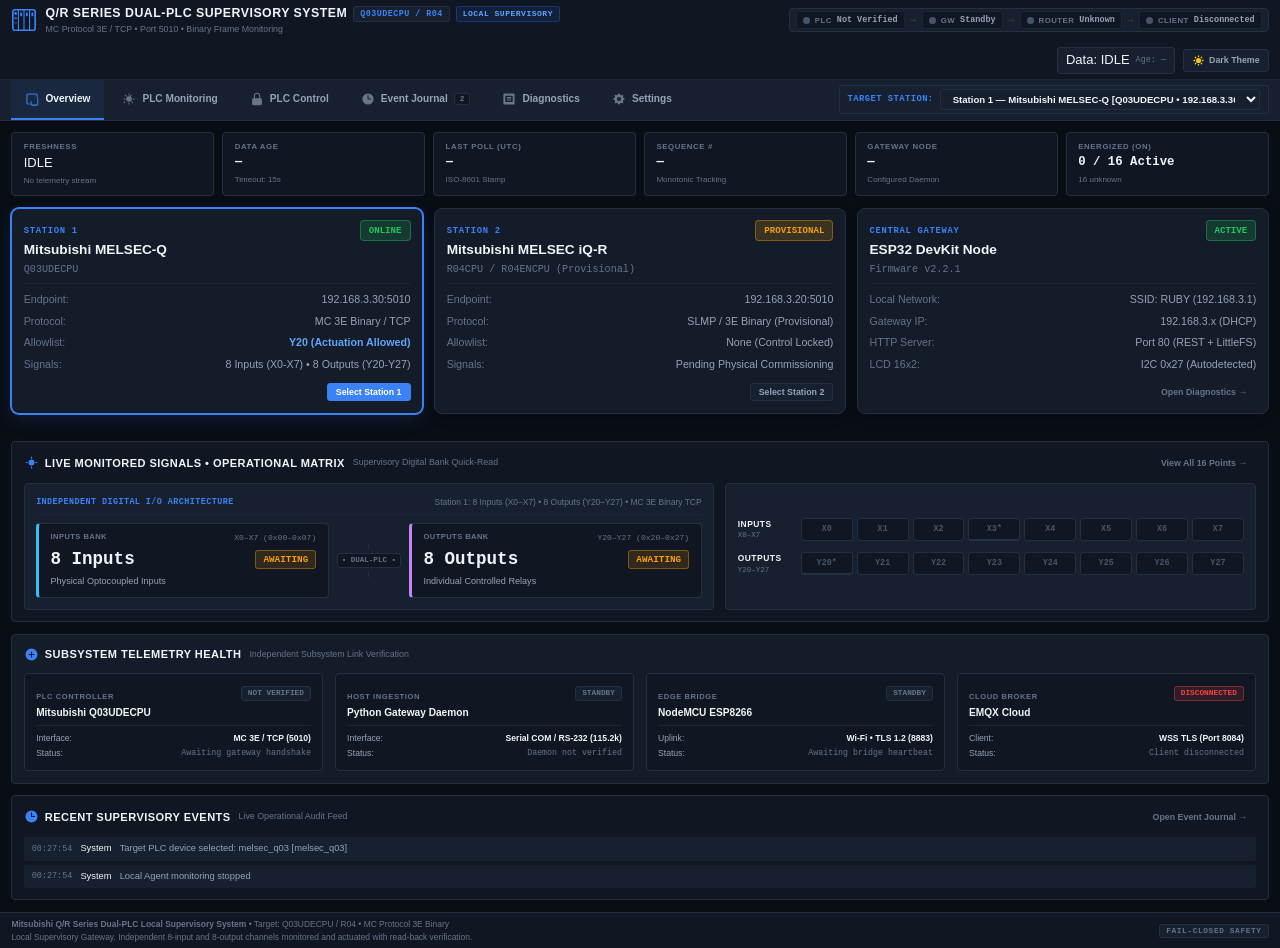
<file: firmware/esp32_local_gateway/data/index.html>
<!DOCTYPE html>
<html lang="en" data-theme="dark">
<head>
  <meta charset="UTF-8" />
  <meta name="viewport" content="width=device-width, initial-scale=1.0" />
  <meta name="description" content="Industrial supervisory monitoring console for Mitsubishi Q03UDECPU PLC — passive read-only telemetry over secure MQTT WebSockets." />
  <title>Q-PLC Industrial Supervisory Monitor | Mitsubishi Q03UDECPU</title>

  <!-- Offline Self-Contained Industrial Fonts: System Font Stacks (zero external CDN dependencies) -->

  <!-- Prevent theme flash before CSS renders -->
  <script>
    (function() {
      try {
        var t = localStorage.getItem('qplc_theme');
        if (t === 'light' || t === 'dark') {
          document.documentElement.setAttribute('data-theme', t);
        } else {
          document.documentElement.setAttribute('data-theme', 'dark');
        }
      } catch (e) {
        document.documentElement.setAttribute('data-theme', 'dark');
      }
    })();
  </script>

  <!-- Relative stylesheet path for GitHub Pages compatibility -->
  <link rel="stylesheet" href="assets/css/style.css?v=2.1" />
</head>
<body>

<!-- ═══ APP HEADER ══════════════════════════════════════════════════════════════ -->
<header class="app-header" role="banner">
  <div class="header-inner">
    
    <!-- Brand / Controller Identity -->
    <div class="header-brand">
      <div class="brand-rack-icon" aria-hidden="true">
        <svg viewBox="0 0 28 28" fill="none" xmlns="http://www.w3.org/2000/svg">
          <rect x="2" y="3" width="24" height="22" rx="2" stroke="currentColor" stroke-width="1.8"/>
          <line x1="8" y1="3" x2="8" y2="25" stroke="currentColor" stroke-width="1.2"/>
          <line x1="14" y1="3" x2="14" y2="25" stroke="currentColor" stroke-width="1.2"/>
          <line x1="20" y1="3" x2="20" y2="25" stroke="currentColor" stroke-width="1.2"/>
          <circle cx="5" cy="7" r="1.5" fill="currentColor"/>
          <circle cx="5" cy="12" r="1.5" fill="currentColor" opacity="0.6"/>
          <circle cx="5" cy="17" r="1.5" fill="currentColor" opacity="0.3"/>
          <rect x="10" y="6" width="2" height="4" rx="0.5" fill="currentColor"/>
          <rect x="16" y="6" width="2" height="4" rx="0.5" fill="currentColor"/>
          <rect x="22" y="6" width="2" height="4" rx="0.5" fill="currentColor"/>
        </svg>
      </div>
      <div class="brand-text">
        <div class="brand-title-row">
          <h1 class="brand-title">Q/R SERIES DUAL-PLC SUPERVISORY SYSTEM <span style="display:none;">Q-PLC SUPERVISORY MONITOR</span></h1>
          <span class="plc-model-badge" id="header-model-badge" title="MELSEC-Q & iQ-R Dual Controller System">Q03UDECPU / R04</span>
          <span class="system-mode-tag" id="header-mode-tag" title="Local Supervisory & Authorized Actuation Mode">LOCAL SUPERVISORY</span>
          <span class="system-mode-tag mode-sim-badge" id="header-sim-badge" style="display:none; background: rgba(227, 98, 9, 0.2); color: #f0883e; border: 1px solid rgba(227, 98, 9, 0.4); margin-left: 6px; font-weight: 700;" title="Operating in virtual simulation mode — physical PLC hardware not verified">SIMULATION (VIRTUAL)</span>
        </div>
        <p class="brand-subtitle" id="header-brand-subtitle">TP-Link RUBY Local LAN &bull; MC Protocol 3E Binary (Port 5010) &bull; Standalone Embedded Architecture</p>
      </div>
    </div>

    <!-- Communication Path Status Topology -->
    <div class="header-path-status" role="status" aria-label="4-tier local communication topology health">
      <div class="path-strip" title="Live signal communication path">
        <!-- Node 1: Target PLC -->
        <div class="path-node" id="pill-plc" title="Target PLC Controller">
          <span class="status-dot dot-off" id="dot-plc" aria-hidden="true"></span>
          <span class="path-label">PLC</span>
          <span class="path-val" id="text-plc">Unknown</span>
        </div>
        <span class="path-arrow" aria-hidden="true">&rarr;</span>
        
        <!-- Node 2: Gateway / Local Host -->
        <div class="path-node" id="pill-gw" title="ESP32 Gateway / Local Host">
          <span class="status-dot dot-off" id="dot-gw" aria-hidden="true"></span>
          <span class="path-label" id="label-pill-gw">GATEWAY</span>
          <span class="path-val" id="text-gw">Unknown</span>
        </div>
        <span class="path-arrow" aria-hidden="true">&rarr;</span>

        <!-- Node 3: Local Network Router -->
        <div class="path-node" id="pill-esp" title="TP-Link RUBY Local Router (192.168.3.1)">
          <span class="status-dot dot-off" id="dot-esp" aria-hidden="true"></span>
          <span class="path-label">ROUTER</span>
          <span class="path-val" id="text-esp">RUBY</span>
        </div>
        <span class="path-arrow" aria-hidden="true">&rarr;</span>

        <!-- Node 4: Browser Client -->
        <div class="path-node" id="pill-mqtt" title="Local / Mobile Browser Client">
          <span class="status-dot dot-off" id="dot-mqtt" aria-hidden="true"></span>
          <span class="path-label">CLIENT</span>
          <span class="path-val" id="text-mqtt">Online</span>
        </div>
      </div>
    </div>

    <!-- Header Meta & Controls -->
    <div class="header-controls">
      <div class="header-data-badge">
        <span class="freshness-indicator" id="freshness-indicator">IDLE</span>
        <span class="data-age-indicator" id="header-data-age">Age: &mdash;</span>
      </div>

      <button class="btn-theme-toggle" id="btn-theme-toggle" type="button" aria-label="Toggle dark/light workstation theme" title="Toggle dark/light visual theme">
        <svg class="theme-icon theme-icon-sun" viewBox="0 0 20 20" fill="currentColor" aria-hidden="true">
          <path fill-rule="evenodd" d="M10 2a1 1 0 011 1v1a1 1 0 11-2 0V3a1 1 0 011-1zm4 8a4 4 0 11-8 0 4 4 0 018 0zm-.464 4.95l.707.707a1 1 0 001.414-1.414l-.707-.707a1 1 0 00-1.414 1.414zm2.12-10.607a1 1 0 010 1.414l-.706.707a1 1 0 11-1.414-1.414l.707-.707a1 1 0 011.414 0zM17 11a1 1 0 100-2h-1a1 1 0 100 2h1zm-7 4a1 1 0 011 1v1a1 1 0 11-2 0v-1a1 1 0 011-1zM5.05 6.464A1 1 0 106.465 5.05l-.708-.707a1 1 0 00-1.414 1.414l.707.707zm1.414 8.486l-.707.707a1 1 0 01-1.414-1.414l.707-.707a1 1 0 011.414 1.414zM4 11a1 1 0 100-2H3a1 1 0 000 2h1z" clip-rule="evenodd"/>
        </svg>
        <svg class="theme-icon theme-icon-moon" viewBox="0 0 20 20" fill="currentColor" aria-hidden="true">
          <path d="M17.293 13.293A8 8 0 016.707 2.707a8.001 8.001 0 1010.586 10.586z"/>
        </svg>
        <span class="theme-toggle-text" id="theme-toggle-text">Dark</span>
      </button>
    </div>

  </div>

  <!-- Supervisory Navigation Bar -->
  <nav class="app-nav" aria-label="Console Navigation">
    <div class="nav-inner">
      <div class="nav-tabs" role="tablist">
        <button class="nav-tab active" id="tab-btn-overview" role="tab" aria-selected="true" aria-controls="panel-overview" data-target="overview">
          <svg viewBox="0 0 20 20" fill="currentColor" aria-hidden="true"><path d="M2 4.25A2.25 2.25 0 014.25 2h11.5A2.25 2.25 0 0118 4.25v2a.75.75 0 01-1.5 0v-2a.75.75 0 00-.75-.75H4.25a.75.75 0 00-.75.75v11.5c0 .414.336.75.75.75h2a.75.75 0 010 1.5h-2A2.25 2.25 0 012 15.75V4.25z"/><path d="M14 8.75a.75.75 0 01.75-.75h3.5a.75.75 0 01.75.75v8.5a2.25 2.25 0 01-2.25 2.25h-6.5a2.25 2.25 0 01-2.25-2.25v-3.5a.75.75 0 011.5 0v3.5c0 .414.336.75.75.75h6.5a.75.75 0 00.75-.75v-8.5a.75.75 0 00-.75-.75h-3.5a.75.75 0 01-.75-.75z"/></svg>
          Overview
        </button>
        <button class="nav-tab" id="tab-btn-io" role="tab" aria-selected="false" aria-controls="panel-io" data-target="io">
          <svg viewBox="0 0 20 20" fill="currentColor" aria-hidden="true"><path fill-rule="evenodd" d="M10 2a.75.75 0 01.75.75v1.5a.75.75 0 01-1.5 0v-1.5A.75.75 0 0110 2zm0 13a.75.75 0 01.75.75v1.5a.75.75 0 01-1.5 0v-1.5A.75.75 0 0110 15zm-8-5a.75.75 0 01.75-.75h1.5a.75.75 0 010 1.5h-1.5A.75.75 0 012 10zm13 0a.75.75 0 01.75-.75h1.5a.75.75 0 010 1.5h-1.5A.75.75 0 0115 10zM4.343 4.343a.75.75 0 011.061 0l1.06 1.061a.75.75 0 01-1.06 1.06l-1.061-1.06a.75.75 0 010-1.061zm9.193 9.193a.75.75 0 011.06 0l1.061 1.06a.75.75 0 01-1.06 1.061l-1.061-1.06a.75.75 0 010-1.061zm0-9.193a.75.75 0 010 1.06l-1.06 1.061a.75.75 0 11-1.061-1.06l1.06-1.061a.75.75 0 011.061 0zm-9.193 9.193a.75.75 0 010 1.06l-1.06 1.061a.75.75 0 11-1.061-1.06l1.06-1.061a.75.75 0 011.061 0zM10 6a4 4 0 100 8 4 4 0 000-8z" clip-rule="evenodd"/></svg>
          PLC Monitoring
        </button>
        <button class="nav-tab" id="tab-btn-control" role="tab" aria-selected="false" aria-controls="panel-control" data-target="control">
          <svg viewBox="0 0 20 20" fill="currentColor" aria-hidden="true"><path fill-rule="evenodd" d="M10 1a4.5 4.5 0 00-4.5 4.5V9H5a2 2 0 00-2 2v6a2 2 0 002 2h10a2 2 0 002-2v-6a2 2 0 00-2-2h-.5V5.5A4.5 4.5 0 0010 1zm3 8V5.5a3 3 0 10-6 0V9h6z" clip-rule="evenodd"/></svg>
          PLC Control
        </button>
        <button class="nav-tab" id="tab-btn-events" role="tab" aria-selected="false" aria-controls="panel-events" data-target="events">
          <svg viewBox="0 0 20 20" fill="currentColor" aria-hidden="true"><path fill-rule="evenodd" d="M10 18a8 8 0 100-16 8 8 0 000 16zm.75-13a.75.75 0 00-1.5 0v5c0 .414.336.75.75.75h4a.75.75 0 000-1.5h-3.25V5z" clip-rule="evenodd"/></svg>
          Event Journal
          <span class="nav-tab-badge" id="nav-event-count">0</span>
        </button>
        <button class="nav-tab" id="tab-btn-diag" role="tab" aria-selected="false" aria-controls="panel-diag" data-target="diag">
          <svg viewBox="0 0 20 20" fill="currentColor" aria-hidden="true"><path fill-rule="evenodd" d="M2 3.75C2 2.784 2.784 2 3.75 2h12.5c.966 0 1.75.784 1.75 1.75v12.5A1.75 1.75 0 0116.25 18H3.75A1.75 1.75 0 012 16.25V3.75zm3.5 1.5a.75.75 0 00-.75.75v7.5c0 .414.336.75.75.75h9a.75.75 0 00.75-.75V6a.75.75 0 00-.75-.75h-9zm1.5 2h6v2h-6v-2zm0 3.5h6v1.5h-6v-1.5z" clip-rule="evenodd"/></svg>
          Diagnostics
        </button>
        <button class="nav-tab" id="tab-btn-settings" role="tab" aria-selected="false" aria-controls="panel-settings" data-target="settings">
          <svg viewBox="0 0 20 20" fill="currentColor" aria-hidden="true"><path fill-rule="evenodd" d="M11.49 3.17c-.38-1.56-2.6-1.56-2.98 0a1.532 1.532 0 01-2.286.948c-1.372-.836-2.942.734-2.106 2.106.54.886.061 2.042-.947 2.287-1.561.379-1.561 2.6 0 2.978a1.532 1.532 0 01.947 2.287c-.836 1.372.734 2.942 2.106 2.106a1.532 1.532 0 012.287.947c.379 1.561 2.6 1.561 2.978 0a1.533 1.533 0 012.287-.947c1.372.836 2.942-.734 2.106-2.106a1.533 1.533 0 01.947-2.287c1.561-.379 1.561-2.6 0-2.978a1.532 1.532 0 01-.947-2.287c.836-1.372-.734-2.942-2.106-2.106a1.532 1.532 0 01-2.287-.947zM10 13a3 3 0 100-6 3 3 0 000 6z" clip-rule="evenodd"/></svg>
          Settings
        </button>
      </div>

      <!-- Universal Multi-Device Controller Selector -->
      <div class="nav-device-selector" id="nav-device-selector-wrap" title="Active Monitored Controller Target">
        <label for="select-device" class="device-select-label">Target Station:</label>
        <select id="select-device" class="select-device-industrial" aria-label="Select target monitored PLC device">
          <option value="melsec_q03" selected>Station 1 — Mitsubishi MELSEC-Q [Q03UDECPU • 192.168.3.30]</option>
          <option value="melsec_r04">Station 2 — Mitsubishi MELSEC iQ-R [R04CPU • 192.168.3.20]</option>
        </select>
      </div>
    </div>
  </nav>
</header>

<!-- ═══ SYSTEM BANNERS ══════════════════════════════════════════════════════════ -->
<div class="banner-stack" id="banner-container">
  <!-- Stale Telemetry Alert Banner -->
  <div class="stale-banner" id="stale-banner" role="alert" aria-live="assertive" hidden>
    <div class="stale-banner-content">
      <svg viewBox="0 0 20 20" fill="currentColor" aria-hidden="true" class="banner-icon"><path fill-rule="evenodd" d="M8.485 2.495c.673-1.167 2.357-1.167 3.03 0l6.28 10.875c.673 1.167-.17 2.625-1.516 2.625H3.72c-1.347 0-2.189-1.458-1.515-2.625L8.485 2.495zM10 5a.75.75 0 01.75.75v3.5a.75.75 0 01-1.5 0v-3.5A.75.75 0 0110 5zm0 9a1 1 0 100-2 1 1 0 000 2z" clip-rule="evenodd"/></svg>
      <div class="banner-text-block">
        <span class="banner-title">COMMUNICATION TIMEOUT &bull; STALE TELEMETRY:</span>
        <span id="stale-banner-text">No live updates received for &gt;15s. Displayed values represent historical state.</span>
      </div>
    </div>
  </div>

  <!-- Offline Demo Simulation Toolbar Banner -->
  <div class="demo-banner" id="demo-banner" role="status" aria-live="polite" hidden>
    <div class="demo-banner-inner">
      <div class="demo-badge-group">
        <span class="demo-pulse-indicator" aria-hidden="true"></span>
        <strong class="demo-lead">SIMULATION ACTIVE:</strong>
        <span class="demo-caption" id="demo-banner-caption">Deterministic dual-PLC telemetry simulation</span>
      </div>

      <!-- Compact Scenario Selector -->
      <div class="demo-scenarios-strip" role="group" aria-label="Simulation Scenarios">
        <button class="scenario-btn active" id="btn-scenario-normal" data-scenario="normal" aria-pressed="true">Normal (2s)</button>
        <button class="scenario-btn" id="btn-scenario-delayed" data-scenario="delayed" aria-pressed="false" title="Simulate 8-second network delay">Delayed (8s)</button>
        <button class="scenario-btn" id="btn-scenario-gap" data-scenario="seq_gap" aria-pressed="false" title="Inject +3 dropped packets">Seq Gap (+3)</button>
        <button class="scenario-btn" id="btn-scenario-stale" data-scenario="stale" aria-pressed="false" title="Halt telemetry to trigger stale alert">Stale (&gt;15s)</button>
        <button class="scenario-btn" id="btn-scenario-fault" data-scenario="gw_fault" aria-pressed="false" title="Simulate gateway comms fault">Fault &amp; Recovery</button>
      </div>

      <div class="demo-controls-group">
        <button class="btn btn-demo-ctrl" id="btn-demo-pause" aria-label="Pause or resume simulation">
          <span id="demo-pause-text">Pause</span>
        </button>
        <button class="btn btn-demo-ctrl" id="btn-demo-reset" aria-label="Reset simulation cycle">Reset</button>
        <span class="demo-scenario-tag" id="demo-scenario-badge">Scenario: Normal</span>
      </div>
    </div>
  </div>
</div>

<!-- ═══ MAIN APPLICATION WORKSPACE ══════════════════════════════════════════════ -->
<main class="app-main" id="main-content">

  <!-- ═══════════════════════════════════════════════════════════════════════════
       TAB 1: OVERVIEW (High-Awareness Supervisory Cockpit)
       ═══════════════════════════════════════════════════════════════════════════ -->
  <section class="tab-panel active" id="panel-overview" role="tabpanel" aria-labelledby="tab-btn-overview">
    
    <!-- 1. Operational Telemetry KPI Ribbon -->
    <div class="kpi-ribbon" aria-label="Primary telemetry status metrics">
      <div class="kpi-card">
        <span class="kpi-label">FRESHNESS</span>
        <span class="kpi-val" id="meta-freshness-state">IDLE</span>
        <span class="kpi-sub" id="meta-freshness-sub">No stream active</span>
      </div>
      <div class="kpi-card">
        <span class="kpi-label">DATA AGE</span>
        <span class="kpi-val mono" id="meta-data-age">&mdash;</span>
        <span class="kpi-sub">Timeout: 15s</span>
      </div>
      <div class="kpi-card">
        <span class="kpi-label">LAST POLL (UTC)</span>
        <span class="kpi-val mono" id="meta-last-ts">&mdash;</span>
        <span class="kpi-sub">ISO-8601 Stamp</span>
      </div>
      <div class="kpi-card">
        <span class="kpi-label">SEQUENCE #</span>
        <span class="kpi-val mono" id="meta-seq">&mdash;</span>
        <span class="kpi-sub" id="meta-seq-health">Monotonic Tracking</span>
      </div>
      <div class="kpi-card">
        <span class="kpi-label">GATEWAY NODE</span>
        <span class="kpi-val mono" id="meta-gateway-id">&mdash;</span>
        <span class="kpi-sub">Configured Daemon</span>
      </div>
      <div class="kpi-card" title="Counts digital channels energized HIGH (1), valid low/de-energized (0), and unverified/unknown">
        <span class="kpi-label">ENERGIZED (ON)</span>
        <span class="kpi-val mono" id="meta-active-count">0 / 16 ON</span>
        <span class="kpi-sub" id="meta-unknown-count">0 OFF &bull; 16 UNKNOWN</span>
      </div>
    </div>

    <!-- Dual-Station Topology & Selection Deck (Project V2 Architecture) -->
    <div class="dual-station-deck" aria-label="Dual-Station Controller Selection">
      
      <!-- Station 1 Card: Mitsubishi Q-Series -->
      <div class="station-card active" id="station-card-q03" data-device-id="melsec_q03">
        <div class="station-card-header">
          <div class="station-header-left">
            <span class="station-tag">STATION 1</span>
            <h3 class="station-name">Mitsubishi MELSEC-Q</h3>
            <span class="station-model">Q03UDECPU</span>
          </div>
          <span class="station-status-badge badge-good" id="station-badge-q">ONLINE</span>
        </div>
        <div class="station-card-body">
          <div class="station-param-row">
            <span class="param-label">Endpoint:</span>
            <span class="param-val mono">192.168.3.30:5010</span>
          </div>
          <div class="station-param-row">
            <span class="param-label">Protocol:</span>
            <span class="param-val">MC 3E Binary / TCP</span>
          </div>
          <div class="station-param-row">
            <span class="param-label">Allowlist:</span>
            <span class="param-val mono highlight">Y20 (Actuation Allowed)</span>
          </div>
          <div class="station-param-row">
            <span class="param-label">Signals:</span>
            <span class="param-val" id="station-signals-q">8 Inputs (X0-X7) &bull; 8 Outputs (Y20-Y27)</span>
          </div>
        </div>
        <div class="station-card-footer">
          <button type="button" class="btn btn-sm btn-primary btn-select-station" id="btn-select-q03" data-device-id="melsec_q03">Select Station 1</button>
        </div>
      </div>

      <!-- Station 2 Card: Mitsubishi iQ-R Series -->
      <div class="station-card" id="station-card-r04" data-device-id="melsec_r04">
        <div class="station-card-header">
          <div class="station-header-left">
            <span class="station-tag">STATION 2</span>
            <h3 class="station-name">Mitsubishi MELSEC iQ-R</h3>
            <span class="station-model">R04CPU / R04ENCPU (Provisional)</span>
          </div>
          <span class="station-status-badge badge-warn" id="station-badge-r">PROVISIONAL</span>
        </div>
        <div class="station-card-body">
          <div class="station-param-row">
            <span class="param-label">Endpoint:</span>
            <span class="param-val mono">192.168.3.20:5010</span>
          </div>
          <div class="station-param-row">
            <span class="param-label">Protocol:</span>
            <span class="param-val">SLMP / 3E Binary (Provisional)</span>
          </div>
          <div class="station-param-row">
            <span class="param-label">Allowlist:</span>
            <span class="param-val mono text-muted">None (Control Locked)</span>
          </div>
          <div class="station-param-row">
            <span class="param-label">Signals:</span>
            <span class="param-val" id="station-signals-r">Pending Physical Commissioning</span>
          </div>
        </div>
        <div class="station-card-footer">
          <button type="button" class="btn btn-sm btn-secondary btn-select-station" id="btn-select-r04" data-device-id="melsec_r04">Select Station 2</button>
        </div>
      </div>

      <!-- Central Gateway Hub Card -->
      <div class="station-card gateway-summary-card" id="station-card-gateway">
        <div class="station-card-header">
          <div class="station-header-left">
            <span class="station-tag">CENTRAL GATEWAY</span>
            <h3 class="station-name">ESP32 DevKit Node</h3>
            <span class="station-model">Firmware v2.2.1</span>
          </div>
          <span class="station-status-badge badge-good" id="station-badge-gw">ACTIVE</span>
        </div>
        <div class="station-card-body">
          <div class="station-param-row">
            <span class="param-label">Local Network:</span>
            <span class="param-val mono">SSID: RUBY (192.168.3.1)</span>
          </div>
          <div class="station-param-row">
            <span class="param-label">Gateway IP:</span>
            <span class="param-val mono" id="gw-card-ip">192.168.3.x (DHCP)</span>
          </div>
          <div class="station-param-row">
            <span class="param-label">HTTP Server:</span>
            <span class="param-val mono">Port 80 (REST + LittleFS)</span>
          </div>
          <div class="station-param-row">
            <span class="param-label">LCD 16x2:</span>
            <span class="param-val" id="gw-card-lcd">I2C 0x27 (Autodetected)</span>
          </div>
        </div>
        <div class="station-card-footer">
          <button type="button" class="btn btn-sm btn-ghost" id="btn-goto-diag">Open Diagnostics &rarr;</button>
        </div>
      </div>

    </div>

    <!-- 2. Primary Operational Monitored Signals Quick-Matrix -->
    <div class="card signal-matrix-card">
      <div class="card-header">
        <div class="card-header-main">
          <h2 class="card-title">
            <svg viewBox="0 0 20 20" fill="currentColor" aria-hidden="true"><path fill-rule="evenodd" d="M10 2a.75.75 0 01.75.75v1.5a.75.75 0 01-1.5 0v-1.5A.75.75 0 0110 2zm0 13a.75.75 0 01.75.75v1.5a.75.75 0 01-1.5 0v-1.5A.75.75 0 0110 15zm-8-5a.75.75 0 01.75-.75h1.5a.75.75 0 010 1.5h-1.5A.75.75 0 012 10zm13 0a.75.75 0 01.75-.75h1.5a.75.75 0 010 1.5h-1.5A.75.75 0 0115 10zM10 6a4 4 0 100 8 4 4 0 000-8z" clip-rule="evenodd"/></svg>
            Live Monitored Signals &bull; Operational Matrix
          </h2>
          <span class="card-tag-sub">Supervisory Digital Bank Quick-Read</span>
        </div>
        <button class="btn btn-ghost btn-sm" id="btn-goto-io" type="button" aria-label="Open detailed I/O Monitor">View All 16 Points &rarr;</button>
      </div>

      <div class="operational-signal-grid">
        
        <!-- Dual-Bank Overview Deck: Digital Inputs (X0-X7) & Digital Outputs (Y20-Y27) -->
        <div class="verified-pair-panel">
          <div class="pair-header">
            <span class="pair-tag" id="pair-tag-heading">INDEPENDENT DIGITAL I/O ARCHITECTURE</span>
            <span class="pair-note" id="pair-tag-subnote">Station 1: 8 Inputs (X0–X7) &bull; 8 Outputs (Y20–Y27) &bull; MC 3E Binary TCP</span>
          </div>

          <div class="pair-nodes">
            <!-- Digital Inputs Bank Summary Tile -->
            <div class="primary-signal-tile input-signal" id="overview-tile-inputs">
              <div class="tile-top-bar">
                <span class="signal-tag">INPUTS BANK</span>
                <span class="signal-hex">X0&ndash;X7 (0x00&ndash;0x07)</span>
              </div>
              <div class="signal-main-row">
                <span class="signal-id">8 Inputs</span>
                <span class="signal-badge" id="overview-badge-inputs">MONITORED</span>
              </div>
              <p class="signal-name">Physical Optocoupled Inputs</p>
            </div>

            <!-- Interlock / Scan Flow Indicator -->
            <div class="pair-flow-indicator" aria-hidden="true">
              <div class="flow-wire"></div>
              <span class="flow-arrow-badge">&bull; DUAL-PLC &bull;</span>
              <div class="flow-wire"></div>
            </div>

            <!-- Digital Outputs Bank Summary Tile -->
            <div class="primary-signal-tile output-signal" id="overview-tile-outputs">
              <div class="tile-top-bar">
                <span class="signal-tag">OUTPUTS BANK</span>
                <span class="signal-hex">Y20&ndash;Y27 (0x20&ndash;0x27)</span>
              </div>
              <div class="signal-main-row">
                <span class="signal-id">8 Outputs</span>
                <span class="signal-badge" id="overview-badge-outputs">INDEPENDENT</span>
              </div>
              <p class="signal-name">Individual Controlled Relays</p>
            </div>
          </div>
        </div>

        <!-- 16-Point Bank Quick Scanners -->
        <div class="digital-bank-panel">
          <!-- Inputs Bank (X0-X7) -->
          <div class="bank-row">
            <div class="bank-label-col">
              <span class="bank-title">INPUTS</span>
              <span class="bank-range">X0&ndash;X7</span>
            </div>
            <div class="bank-bits-strip" role="group" aria-label="Digital inputs X0 through X7">
              <div class="quick-bit unknown" id="quick-bit-X0" title="X0: Unknown"><span class="bit-tag">X0</span></div>
              <div class="quick-bit unknown" id="quick-bit-X1" title="X1: Unknown"><span class="bit-tag">X1</span></div>
              <div class="quick-bit unknown" id="quick-bit-X2" title="X2: Unknown"><span class="bit-tag">X2</span></div>
              <div class="quick-bit unknown verified-bit" id="quick-bit-X3" title="X3: Verified Trigger Contact"><span class="bit-tag">X3*</span></div>
              <div class="quick-bit unknown" id="quick-bit-X4" title="X4: Unknown"><span class="bit-tag">X4</span></div>
              <div class="quick-bit unknown" id="quick-bit-X5" title="X5: Unknown"><span class="bit-tag">X5</span></div>
              <div class="quick-bit unknown" id="quick-bit-X6" title="X6: Unknown"><span class="bit-tag">X6</span></div>
              <div class="quick-bit unknown" id="quick-bit-X7" title="X7: Unknown"><span class="bit-tag">X7</span></div>
            </div>
          </div>

          <!-- Outputs Bank (Y20-Y27) -->
          <div class="bank-row">
            <div class="bank-label-col">
              <span class="bank-title">OUTPUTS</span>
              <span class="bank-range">Y20&ndash;Y27</span>
            </div>
            <div class="bank-bits-strip" role="group" aria-label="Digital outputs Y20 through Y27">
              <div class="quick-bit unknown verified-bit" id="quick-bit-Y20" title="Y20: Verified Master Relay"><span class="bit-tag">Y20*</span></div>
              <div class="quick-bit unknown" id="quick-bit-Y21" title="Y21: Unverified"><span class="bit-tag">Y21</span></div>
              <div class="quick-bit unknown" id="quick-bit-Y22" title="Y22: Unverified"><span class="bit-tag">Y22</span></div>
              <div class="quick-bit unknown" id="quick-bit-Y23" title="Y23: Unverified"><span class="bit-tag">Y23</span></div>
              <div class="quick-bit unknown" id="quick-bit-Y24" title="Y24: Unverified"><span class="bit-tag">Y24</span></div>
              <div class="quick-bit unknown" id="quick-bit-Y25" title="Y25: Unverified"><span class="bit-tag">Y25</span></div>
              <div class="quick-bit unknown" id="quick-bit-Y26" title="Y26: Unverified"><span class="bit-tag">Y26</span></div>
              <div class="quick-bit unknown" id="quick-bit-Y27" title="Y27: Unverified"><span class="bit-tag">Y27</span></div>
            </div>
          </div>
        </div>

      </div>
    </div>

    <!-- Active Device Analog & Process KPI Strip (Overview) -->
    <div class="card analog-overview-card" id="overview-analog-card" style="display:none;" aria-labelledby="overview-analog-heading">
      <div class="card-header">
        <div class="card-header-main">
          <h2 id="overview-analog-heading" class="card-title io-title io-title--analog">
            <svg viewBox="0 0 20 20" fill="currentColor" aria-hidden="true"><path d="M2 11a1 1 0 011-1h2a1 1 0 011 1v5a1 1 0 01-1 1H3a1 1 0 01-1-1v-5zM8 7a1 1 0 011-1h2a1 1 0 011 1v9a1 1 0 01-1 1H9a1 1 0 01-1-1V7zM14 4a1 1 0 011-1h2a1 1 0 011 1v12a1 1 0 01-1 1h-2a1 1 0 01-1-1V4z"/></svg>
            Active Process Telemetry &bull; Analog Registers
          </h2>
          <span class="card-tag-sub" id="overview-analog-sub">Engineering Units &bull; Scaled Values</span>
        </div>
      </div>
      <div class="analog-grid analog-overview-grid" id="overview-analog-grid">
        <!-- Dynamically populated by app.js -->
      </div>
    </div>

    <!-- 3. Subsystem Health Matrix & Communication Diagnostics -->
    <div class="card subsystem-health-card">
      <div class="card-header">
        <div class="card-header-main">
          <h2 class="card-title">
            <svg viewBox="0 0 20 20" fill="currentColor" aria-hidden="true"><path fill-rule="evenodd" d="M10 18a8 8 0 100-16 8 8 0 000 16zm.75-11.25a.75.75 0 00-1.5 0v2.5h-2.5a.75.75 0 000 1.5h2.5v2.5a.75.75 0 001.5 0v-2.5h2.5a.75.75 0 000-1.5h-2.5v-2.5z" clip-rule="evenodd"/></svg>
            Subsystem Telemetry Health
          </h2>
          <span class="card-tag-sub">Independent Subsystem Link Verification</span>
        </div>
      </div>

      <div class="subsystem-grid">
        <!-- Node 1: Target PLC Controller -->
        <div class="subsystem-card" id="subsystem-plc">
          <div class="subsystem-card-top">
            <div class="subsystem-icon-title">
              <span class="subsystem-tag">PLC CONTROLLER</span>
              <h3 class="subsystem-name" id="name-subsystem-plc">Mitsubishi Q03UDECPU</h3>
            </div>
            <span class="node-badge" id="badge-subsystem-plc">NOT VERIFIED</span>
          </div>
          <div class="subsystem-card-meta">
            <div class="meta-line"><span>Interface:</span> <strong id="interface-subsystem-plc">MC 3E / TCP (5010)</strong></div>
            <div class="meta-line"><span>Status:</span> <span class="mono-status" id="detail-subsystem-plc">Awaiting telemetry verification</span></div>
          </div>
        </div>

        <!-- Node 2: Ingestion Host / Local Agent -->
        <div class="subsystem-card" id="subsystem-gw">
          <div class="subsystem-card-top">
            <div class="subsystem-icon-title">
              <span class="subsystem-tag">HOST INGESTION</span>
              <h3 class="subsystem-name" id="name-subsystem-gw">Windows Local Agent</h3>
            </div>
            <span class="node-badge" id="badge-subsystem-gw">STANDBY</span>
          </div>
          <div class="subsystem-card-meta">
            <div class="meta-line"><span>Interface:</span> <strong id="interface-subsystem-gw">REST HTTP (Port 8000)</strong></div>
            <div class="meta-line"><span>Status:</span> <span class="mono-status" id="detail-subsystem-gw">Awaiting ingestion service</span></div>
          </div>
        </div>

        <!-- Node 3: Edge IoT Bridge -->
        <div class="subsystem-card" id="subsystem-esp">
          <div class="subsystem-card-top">
            <div class="subsystem-icon-title">
              <span class="subsystem-tag">EDGE BRIDGE</span>
              <h3 class="subsystem-name">NodeMCU ESP8266</h3>
            </div>
            <span class="node-badge" id="badge-subsystem-esp">NOT IN USE</span>
          </div>
          <div class="subsystem-card-meta">
            <div class="meta-line"><span>Uplink:</span> <strong>Wi-Fi &bull; TLS 1.2 (8883)</strong></div>
            <div class="meta-line"><span>Status:</span> <span class="mono-status" id="detail-subsystem-esp">Hardware bridge unused in local agent mode</span></div>
          </div>
        </div>

        <!-- Node 4: Cloud MQTT Broker -->
        <div class="subsystem-card" id="subsystem-mqtt">
          <div class="subsystem-card-top">
            <div class="subsystem-icon-title">
              <span class="subsystem-tag">CLOUD BROKER</span>
              <h3 class="subsystem-name">EMQX Cloud</h3>
            </div>
            <span class="node-badge" id="badge-subsystem-mqtt">NOT IN USE</span>
          </div>
          <div class="subsystem-card-meta">
            <div class="meta-line"><span>Client:</span> <strong>WSS TLS (Port 8084)</strong></div>
            <div class="meta-line"><span>Status:</span> <span class="mono-status" id="detail-subsystem-mqtt">MQTT broker unused in local agent mode</span></div>
          </div>
        </div>
      </div>
    </div>

    <!-- 4. Recent Supervisory Events & Active Alerts -->
    <div class="card recent-events-card">
      <div class="card-header">
        <div class="card-header-main">
          <h2 class="card-title">
            <svg viewBox="0 0 20 20" fill="currentColor" aria-hidden="true"><path fill-rule="evenodd" d="M10 18a8 8 0 100-16 8 8 0 000 16zm.75-13a.75.75 0 00-1.5 0v5c0 .414.336.75.75.75h4a.75.75 0 000-1.5h-3.25V5z" clip-rule="evenodd"/></svg>
            Recent Supervisory Events
          </h2>
          <span class="card-tag-sub">Live Operational Audit Feed</span>
        </div>
        <button class="btn btn-ghost btn-sm" id="btn-goto-events" type="button" aria-label="Open full event journal">Open Event Journal &rarr;</button>
      </div>
      <ul class="mini-event-list" id="mini-event-list">
        <li class="mini-event-empty">No supervisory events logged yet. Connect to broker or start Demo simulation.</li>
      </ul>
    </div>

  </section>

  <!-- ═══════════════════════════════════════════════════════════════════════════
       TAB 2: PLC I/O MONITOR (Card Grid & Diagnostics Table)
       ═══════════════════════════════════════════════════════════════════════════ -->
  <section class="tab-panel" id="panel-io" role="tabpanel" aria-labelledby="tab-btn-io">
    
    <!-- I/O View Toolbar -->
    <div class="io-toolbar">
      <div class="io-toolbar-left">
        <!-- View Mode Switcher -->
        <div class="view-mode-toggle" role="group" aria-label="I/O Display Format">
          <button class="view-btn active" id="btn-view-cards" aria-pressed="true" title="High-density Card Grid View">
            <svg viewBox="0 0 20 20" fill="currentColor" aria-hidden="true"><path d="M5 3a2 2 0 00-2 2v2a2 2 0 002 2h2a2 2 0 002-2V5a2 2 0 00-2-2H5zM5 11a2 2 0 00-2 2v2a2 2 0 002 2h2a2 2 0 002-2v-2a2 2 0 00-2-2H5zM11 5a2 2 0 012-2h2a2 2 0 012 2v2a2 2 0 01-2 2h-2a2 2 0 01-2-2V5zM11 13a2 2 0 012-2h2a2 2 0 012 2v2a2 2 0 01-2 2h-2a2 2 0 01-2-2v-2z"/></svg>
            Card Grid
          </button>
          <button class="view-btn" id="btn-view-table" aria-pressed="false" title="Engineering Diagnostics Table">
            <svg viewBox="0 0 20 20" fill="currentColor" aria-hidden="true"><path fill-rule="evenodd" d="M2 4.75A.75.75 0 012.75 4h14.5a.75.75 0 010 1.5H2.75A.75.75 0 012 4.75zm0 10.5a.75.75 0 01.75-.75h14.5a.75.75 0 010 1.5H2.75a.75.75 0 01-.75-.75zM2 10a.75.75 0 01.75-.75h14.5a.75.75 0 010 1.5H2.75A.75.75 0 012 10z" clip-rule="evenodd"/></svg>
            Engineering Table
          </button>
        </div>

        <!-- Filter Pills -->
        <div class="io-filter-group" role="group" aria-label="Filter devices by state">
          <span class="filter-group-label">Filter:</span>
          <button class="filter-pill active" data-io-filter="all" aria-pressed="true">All (16)</button>
          <button class="filter-pill" data-io-filter="on" aria-pressed="false">Active ON</button>
          <button class="filter-pill" data-io-filter="off" aria-pressed="false">Inactive OFF</button>
          <button class="filter-pill" data-io-filter="unknown" aria-pressed="false">Unknown / Fault</button>
        </div>
      </div>

      <div class="io-toolbar-right">
        <span class="read-only-indicator" title="Application is strictly a passive telemetry monitor">
          <svg viewBox="0 0 20 20" fill="currentColor" aria-hidden="true"><path fill-rule="evenodd" d="M10 1a4.5 4.5 0 00-4.5 4.5V9H5a2 2 0 00-2 2v6a2 2 0 002 2h10a2 2 0 002-2v-6a2 2 0 00-2-2h-.5V5.5A4.5 4.5 0 0010 1zm3 8V5.5a3 3 0 10-6 0V9h6z" clip-rule="evenodd"/></svg>
          Strictly Read-Only &bull; No Force Capability
        </span>
      </div>
    </div>

    <!-- ── CARD GRID VIEW ────────────────────────────────────────────────── -->
    <div class="io-view-container" id="io-container-cards">
      <div class="io-grid">
        <!-- DIGITAL INPUTS (X0-X7) -->
        <section class="card io-card" aria-labelledby="inputs-heading">
          <div class="card-header">
            <div class="card-header-main">
              <h2 id="inputs-heading" class="card-title io-title io-title--input">
                <svg viewBox="0 0 20 20" fill="currentColor" aria-hidden="true"><path fill-rule="evenodd" d="M3 10a.75.75 0 01.75-.75h10.638L10.23 5.29a.75.75 0 111.04-1.08l5.5 5.25a.75.75 0 010 1.08l-5.5 5.25a.75.75 0 11-1.04-1.08l4.158-3.96H3.75A.75.75 0 013 10z" clip-rule="evenodd"/></svg>
                Digital Inputs (X0 &ndash; X7)
              </h2>
              <span class="io-range-badge">Hex 0x00 &ndash; 0x07</span>
            </div>
          </div>
          <ul class="device-grid" id="inputs-grid" role="list" aria-label="PLC input device states">
            <!-- Dynamically populated by app.js -->
          </ul>
        </section>

        <!-- DIGITAL OUTPUTS (Y20-Y27) -->
        <section class="card io-card" aria-labelledby="outputs-heading">
          <div class="card-header">
            <div class="card-header-main">
              <h2 id="outputs-heading" class="card-title io-title io-title--output">
                <svg viewBox="0 0 20 20" fill="currentColor" aria-hidden="true"><path fill-rule="evenodd" d="M17 10a.75.75 0 01-.75.75H5.612l4.158 3.96a.75.75 0 11-1.04 1.08l-5.5-5.25a.75.75 0 010-1.08l5.5-5.25a.75.75 0 111.04 1.08L5.612 9.25H16.25A.75.75 0 0117 10z" clip-rule="evenodd"/></svg>
                Digital Outputs (Y20 &ndash; Y27)
              </h2>
              <span class="io-range-badge">Hex 0x20 &ndash; 0x27</span>
            </div>
          </div>
          <ul class="device-grid" id="outputs-grid" role="list" aria-label="PLC output device states">
            <!-- Dynamically populated by app.js -->
          </ul>
        </section>
      </div>

      <!-- ANALOG & PROCESS TELEMETRY SECTION -->
      <section class="card analog-card" id="section-analog-points" aria-labelledby="analog-heading">
        <div class="card-header">
          <div class="card-header-main">
            <h2 id="analog-heading" class="card-title io-title io-title--analog">
              <svg viewBox="0 0 20 20" fill="currentColor" aria-hidden="true"><path d="M2 11a1 1 0 011-1h2a1 1 0 011 1v5a1 1 0 01-1 1H3a1 1 0 01-1-1v-5zM8 7a1 1 0 011-1h2a1 1 0 011 1v9a1 1 0 01-1 1H9a1 1 0 01-1-1V7zM14 4a1 1 0 011-1h2a1 1 0 011 1v12a1 1 0 01-1 1h-2a1 1 0 01-1-1V4z"/></svg>
              Analog &amp; Process Telemetry (Registers &amp; Values)
            </h2>
            <span class="io-range-badge" id="analog-count-badge">0 Points</span>
          </div>
        </div>
        <div class="analog-grid" id="analog-grid" role="list" aria-label="Analog telemetry metric cards">
          <!-- Dynamically populated by app.js -->
        </div>
      </section>
    </div>

    <!-- ── COMPACT ENGINEERING TABLE VIEW ────────────────────────────────── -->
    <div class="io-view-container" id="io-container-table" hidden>
      <div class="card table-card">
        <div class="card-header">
          <div class="card-header-main">
            <h2 class="card-title">Supervisory Channel Diagnostics Table</h2>
            <span class="card-header-note">16 Configured Device Points</span>
          </div>
        </div>
        <div class="table-responsive">
          <table class="eng-table" id="io-table" aria-label="PLC Input and Output telemetry table">
            <thead>
              <tr>
                <th scope="col">Point</th>
                <th scope="col">Hex Addr</th>
                <th scope="col">Type</th>
                <th scope="col">Engineering Description / Assignment</th>
                <th scope="col">State</th>
                <th scope="col">Raw Bit</th>
                <th scope="col">Level</th>
                <th scope="col">Last Update</th>
              </tr>
            </thead>
            <tbody id="io-table-body">
              <!-- Dynamically populated by app.js -->
            </tbody>
          </table>
        </div>
      </div>
    </div>

  </section>

  <!-- ═══════════════════════════════════════════════════════════════════════════
       TAB: PLC OUTPUT CONTROL & READ-BACK VERIFICATION
       ═══════════════════════════════════════════════════════════════════════════ -->
  <section class="tab-panel" id="panel-control" role="tabpanel" aria-labelledby="tab-btn-control">
    
    <!-- Safety Warning Banner -->
    <div class="control-safety-banner" role="alert">
      <div class="safety-banner-icon">
        <svg viewBox="0 0 20 20" fill="currentColor"><path fill-rule="evenodd" d="M8.485 2.495c.673-1.167 2.357-1.167 3.03 0l6.28 10.875c.673 1.167-.17 2.625-1.516 2.625H3.72c-1.347 0-2.189-1.458-1.515-2.625L8.485 2.495zM10 5a.75.75 0 01.75.75v3.5a.75.75 0 01-1.5 0v-3.5A.75.75 0 0110 5zm0 9a1 1 0 100-2 1 1 0 000 2z" clip-rule="evenodd"/></svg>
      </div>
      <div class="safety-banner-body">
        <strong>SAFETY CRITICAL INDUSTRIAL ACTUATION INTERFACE</strong>
        <p>Commands transmitted here write directly to physical controller output coils via MC Protocol 3E binary. All writes require operator authorization PIN, strict allowlist enforcement, and automatic post-write read-back verification. Point Y0 is permanently banned.</p>
      </div>
    </div>

    <!-- R-Series Lock Notice (shown when melsec_r04 is selected) -->
    <div class="control-lock-notice" id="ctrl-r-lock-notice" style="display:none;">
      <div class="lock-notice-content">
        <h3>🔒 STATION 2 (iQ-R) CONTROL LOCKED</h3>
        <p>Station 2 output mapping is provisional. Physical actuator wiring and safety interlocks must be commissioned and approved in the laboratory before actuation is enabled. Station 2 writes are locked.</p>
      </div>
    </div>

    <div class="control-grid-layout" id="ctrl-main-deck">
      
      <!-- Left Column: Command Entry Deck -->
      <div class="card control-entry-card">
        <div class="card-header">
          <div class="card-header-main">
            <h2 class="card-title">Authorized Output Actuation</h2>
            <span class="card-tag-sub" id="ctrl-active-station-sub">Target Station: Laboratory Mitsubishi MELSEC-Q [melsec_q03]</span>
          </div>
          <span class="station-status-badge badge-good" id="ctrl-station-conn-badge">ONLINE</span>
        </div>

        <form id="form-plc-control" class="control-form" onsubmit="return false;">
          
          <!-- Field 1: Target Point -->
          <div class="form-group">
            <label for="ctrl-select-point" class="form-label">Target Output Relay:</label>
            <select id="ctrl-select-point" class="form-select mono">
              <option value="Y20" selected>Y20 — Output Relay 20 (Hex: 0x20) [WHITELISTED]</option>
              <option value="Y21">Y21 — Output Relay 21 (Hex: 0x21) [WHITELISTED]</option>
              <option value="Y22">Y22 — Output Relay 22 (Hex: 0x22) [WHITELISTED]</option>
              <option value="Y23">Y23 — Output Relay 23 (Hex: 0x23) [WHITELISTED]</option>
              <option value="Y24">Y24 — Output Relay 24 (Hex: 0x24) [WHITELISTED]</option>
              <option value="Y25">Y25 — Output Relay 25 (Hex: 0x25) [WHITELISTED]</option>
              <option value="Y26">Y26 — Output Relay 26 (Hex: 0x26) [WHITELISTED]</option>
              <option value="Y27">Y27 — Output Relay 27 (Hex: 0x27) [WHITELISTED]</option>
            </select>
            <span class="form-hint text-success" id="ctrl-point-whitelist-hint" style="color: #22c55e; font-size: 0.76rem; display: block; margin-top: 4px;">✓ Point in authorized 8-output allowlist (Y20&ndash;Y27). Point Y0 strictly excluded.</span>
          </div>

          <!-- Field 2: Current Read-Back State Display -->
          <div class="form-group">
            <label class="form-label">Selected Point Verified State (Read-Back):</label>
            <div class="readback-live-display">
              <span class="readback-dot dot-off" id="ctrl-readback-dot"></span>
              <span class="readback-text mono" id="ctrl-readback-text">UNKNOWN (Awaiting Telemetry)</span>
              <button type="button" class="btn btn-xs btn-ghost" id="btn-refresh-readback">Refresh</button>
            </div>
          </div>

          <!-- 8-Output Bank Live Read-Back Status Grid -->
          <div class="form-group">
            <label class="form-label">8-Output Live Read-Back Matrix (Y20&ndash;Y27):</label>
            <div class="ctrl-outputs-matrix" id="ctrl-outputs-matrix" style="display: grid; grid-template-columns: repeat(4, 1fr); gap: 6px; margin-top: 4px;">
              <div class="ctrl-out-chip" id="chip-out-Y20" data-point="Y20" style="padding: 6px; border: 1px solid var(--clr-border); border-radius: 4px; text-align: center; font-size: 0.75rem; background: var(--clr-surface-2); cursor: pointer;" title="Click to select Y20"><span class="mono" style="font-weight: 700;">Y20</span>: <span class="chip-state" id="chip-state-Y20">OFF</span></div>
              <div class="ctrl-out-chip" id="chip-out-Y21" data-point="Y21" style="padding: 6px; border: 1px solid var(--clr-border); border-radius: 4px; text-align: center; font-size: 0.75rem; background: var(--clr-surface-2); cursor: pointer;" title="Click to select Y21"><span class="mono" style="font-weight: 700;">Y21</span>: <span class="chip-state" id="chip-state-Y21">OFF</span></div>
              <div class="ctrl-out-chip" id="chip-out-Y22" data-point="Y22" style="padding: 6px; border: 1px solid var(--clr-border); border-radius: 4px; text-align: center; font-size: 0.75rem; background: var(--clr-surface-2); cursor: pointer;" title="Click to select Y22"><span class="mono" style="font-weight: 700;">Y22</span>: <span class="chip-state" id="chip-state-Y22">OFF</span></div>
              <div class="ctrl-out-chip" id="chip-out-Y23" data-point="Y23" style="padding: 6px; border: 1px solid var(--clr-border); border-radius: 4px; text-align: center; font-size: 0.75rem; background: var(--clr-surface-2); cursor: pointer;" title="Click to select Y23"><span class="mono" style="font-weight: 700;">Y23</span>: <span class="chip-state" id="chip-state-Y23">OFF</span></div>
              <div class="ctrl-out-chip" id="chip-out-Y24" data-point="Y24" style="padding: 6px; border: 1px solid var(--clr-border); border-radius: 4px; text-align: center; font-size: 0.75rem; background: var(--clr-surface-2); cursor: pointer;" title="Click to select Y24"><span class="mono" style="font-weight: 700;">Y24</span>: <span class="chip-state" id="chip-state-Y24">OFF</span></div>
              <div class="ctrl-out-chip" id="chip-out-Y25" data-point="Y25" style="padding: 6px; border: 1px solid var(--clr-border); border-radius: 4px; text-align: center; font-size: 0.75rem; background: var(--clr-surface-2); cursor: pointer;" title="Click to select Y25"><span class="mono" style="font-weight: 700;">Y25</span>: <span class="chip-state" id="chip-state-Y25">OFF</span></div>
              <div class="ctrl-out-chip" id="chip-out-Y26" data-point="Y26" style="padding: 6px; border: 1px solid var(--clr-border); border-radius: 4px; text-align: center; font-size: 0.75rem; background: var(--clr-surface-2); cursor: pointer;" title="Click to select Y26"><span class="mono" style="font-weight: 700;">Y26</span>: <span class="chip-state" id="chip-state-Y26">OFF</span></div>
              <div class="ctrl-out-chip" id="chip-out-Y27" data-point="Y27" style="padding: 6px; border: 1px solid var(--clr-border); border-radius: 4px; text-align: center; font-size: 0.75rem; background: var(--clr-surface-2); cursor: pointer;" title="Click to select Y27"><span class="mono" style="font-weight: 700;">Y27</span>: <span class="chip-state" id="chip-state-Y27">OFF</span></div>
            </div>
          </div>

          <!-- Field 3: Desired Commanded State -->
          <div class="form-group">
            <label class="form-label">Commanded Output State:</label>
            <div class="control-state-buttons" role="group">
              <button type="button" class="btn btn-state btn-state-off active" id="btn-set-state-off" data-state="0">
                <span class="state-indicator-dot"></span>
                DE-ENERGIZE (0 / OFF)
              </button>
              <button type="button" class="btn btn-state btn-state-on" id="btn-set-state-on" data-state="1">
                <span class="state-indicator-dot"></span>
                ENERGIZE (1 / ON)
              </button>
            </div>
            <input type="hidden" id="ctrl-command-state" value="0" />
          </div>

          <!-- Field 4: Operator Authorization PIN -->
          <div class="form-group">
            <label for="ctrl-input-pin" class="form-label">Operator Authorization PIN:</label>
            <input type="password" id="ctrl-input-pin" class="form-input mono" placeholder="Enter PIN" autocomplete="off" style="width:100%; padding:0.6rem; border-radius:4px; border:1px solid var(--clr-border); background:var(--clr-surface-2); color:var(--clr-text-primary);" />
            <span class="form-hint" style="font-size: 0.74rem; color: var(--clr-text-muted); display: block; margin-top: 4px;">Operator authorization PIN (configured during local gateway commissioning)</span>
          </div>

          <!-- Submit Button -->
          <div class="form-actions" style="margin-top: 1rem;">
            <button type="button" class="btn btn-primary btn-block btn-lg" id="btn-execute-control" style="width:100%; padding:0.8rem; font-weight:700; cursor:pointer;">
              Execute Validated Actuation
            </button>
          </div>

        </form>
      </div>

      <!-- Right Column: Verification Pipeline & Result Card -->
      <div class="card control-pipeline-card">
        <div class="card-header">
          <div class="card-header-main">
            <h2 class="card-title">Verification Pipeline</h2>
            <span class="card-tag-sub">Multi-Stage Confirmation Audit Trail</span>
          </div>
          <span class="freshness-indicator" id="ctrl-pipeline-overall-badge">IDLE</span>
        </div>

        <div class="pipeline-flow-list">
          <div class="pipeline-step" id="pipe-step-1">
            <div class="pipe-num">1</div>
            <div class="pipe-info">
              <strong class="pipe-name">Safety Allowlist Validation</strong>
              <span class="pipe-detail" id="pipe-detail-1">Checks against permitted outputs; rejects Y0</span>
            </div>
            <span class="pipe-status-tag" id="pipe-status-1">STANDBY</span>
          </div>

          <div class="pipeline-step" id="pipe-step-2">
            <div class="pipe-num">2</div>
            <div class="pipe-info">
              <strong class="pipe-name">Authorization Verification</strong>
              <span class="pipe-detail" id="pipe-detail-2">Validates operator PIN credentials</span>
            </div>
            <span class="pipe-status-tag" id="pipe-status-2">STANDBY</span>
          </div>

          <div class="pipeline-step" id="pipe-step-3">
            <div class="pipe-num">3</div>
            <div class="pipe-info">
              <strong class="pipe-name">MC Protocol 3E Transmission</strong>
              <span class="pipe-detail" id="pipe-detail-3">Transmits 0x1401 batch write binary frame</span>
            </div>
            <span class="pipe-status-tag" id="pipe-status-3">STANDBY</span>
          </div>

          <div class="pipeline-step" id="pipe-step-4">
            <div class="pipe-num">4</div>
            <div class="pipe-info">
              <strong class="pipe-name">PLC End-Code Acknowledgment</strong>
              <span class="pipe-detail" id="pipe-detail-4">Checks controller response end code (0x0000)</span>
            </div>
            <span class="pipe-status-tag" id="pipe-status-4">STANDBY</span>
          </div>

          <div class="pipeline-step" id="pipe-step-5">
            <div class="pipe-num">5</div>
            <div class="pipe-info">
              <strong class="pipe-name">Immediate Read-Back Verification</strong>
              <span class="pipe-detail" id="pipe-detail-5">Re-reads target relay via 0x0401 &amp; confirms state</span>
            </div>
            <span class="pipe-status-tag" id="pipe-status-5">STANDBY</span>
          </div>
        </div>

        <!-- Result Box -->
        <div class="control-result-box" id="ctrl-result-box" style="display:none; margin-top: 1rem; padding: 0.8rem; border-radius: 6px;">
          <div class="result-box-inner" id="ctrl-result-content">
            <!-- Dynamically populated -->
          </div>
        </div>

      </div>

    </div>

  </section>

  <!-- ═══════════════════════════════════════════════════════════════════════════
       TAB 3: EVENT JOURNAL (Filtering, Search, Export)
       ═══════════════════════════════════════════════════════════════════════════ -->
  <section class="tab-panel" id="panel-events" role="tabpanel" aria-labelledby="tab-btn-events">
    
    <div class="card history-card">
      <div class="card-header">
        <div class="card-header-main">
          <h2 class="card-title">
            <svg viewBox="0 0 20 20" fill="currentColor" aria-hidden="true"><path fill-rule="evenodd" d="M10 18a8 8 0 100-16 8 8 0 000 16zm.75-13a.75.75 0 00-1.5 0v5c0 .414.336.75.75.75h4a.75.75 0 000-1.5h-3.25V5z" clip-rule="evenodd"/></svg>
            Supervisory Event &amp; Diagnostic Journal
          </h2>
          <span class="history-count badge" id="history-count" aria-label="Total events count">0</span>
        </div>
        <div class="card-header-actions">
          <button id="btn-export-csv" class="btn btn-secondary btn-sm" title="Export event log as CSV for shift reports">
            <svg viewBox="0 0 20 20" fill="currentColor" aria-hidden="true"><path fill-rule="evenodd" d="M4.5 2A1.5 1.5 0 003 3.5v13A1.5 1.5 0 004.5 18h11a1.5 1.5 0 001.5-1.5V7.621a1.5 1.5 0 00-.44-1.06l-4.12-4.122A1.5 1.5 0 0011.378 2H4.5zm4.75 6.75a.75.75 0 011.5 0v3.44l1.22-1.22a.75.75 0 111.06 1.06l-2.5 2.5a.75.75 0 01-1.06 0l-2.5-2.5a.75.75 0 111.06-1.06l1.22 1.22V8.75z" clip-rule="evenodd"/></svg>
            Export CSV
          </button>
          <button id="btn-clear-history" class="btn btn-ghost btn-sm" aria-label="Clear event journal">Clear</button>
        </div>
      </div>

      <!-- Filters & Live Search Toolbar -->
      <div class="event-journal-toolbar">
        <div class="journal-search-wrap">
          <svg viewBox="0 0 20 20" fill="currentColor" aria-hidden="true" class="search-icon"><path fill-rule="evenodd" d="M9 3.5a5.5 5.5 0 100 11 5.5 5.5 0 000-11zM2 9a7 7 0 1112.452 4.391l3.328 3.329a.75.75 0 11-1.06 1.06l-3.329-3.328A7 7 0 012 9z" clip-rule="evenodd"/></svg>
          <input type="text" id="input-event-search" placeholder="Search events by device (X3), severity, or keyword…" autocomplete="off" />
        </div>

        <div class="journal-filters">
          <!-- Category Filter -->
          <div class="filter-button-group" role="group" aria-label="Filter events by category">
            <span class="filter-group-title">Category:</span>
            <button class="filter-btn active" data-filter="all" aria-pressed="true">All</button>
            <button class="filter-btn" data-filter="state_change" aria-pressed="false">I/O Changes</button>
            <button class="filter-btn" data-filter="comm_error" aria-pressed="false">Comms Faults</button>
            <button class="filter-btn" data-filter="system" aria-pressed="false">System</button>
          </div>

          <!-- Severity Filter -->
          <div class="filter-button-group" role="group" aria-label="Filter events by severity">
            <span class="filter-group-title">Severity:</span>
            <button class="filter-btn-sev active" data-severity="all" aria-pressed="true">All</button>
            <button class="filter-btn-sev" data-severity="info" aria-pressed="false">Info</button>
            <button class="filter-btn-sev" data-severity="warn" aria-pressed="false">Warning</button>
            <button class="filter-btn-sev" data-severity="error" aria-pressed="false">Error</button>
          </div>
        </div>
      </div>

      <!-- Event Stream List -->
      <div class="journal-list-wrap">
        <ol class="history-list" id="history-list" aria-label="Event journal entries" reversed>
          <li class="history-empty" id="history-empty">No events matching criteria &mdash; connect to broker or start Demo mode.</li>
        </ol>
      </div>
    </div>

  </section>

  <!-- ═══════════════════════════════════════════════════════════════════════════
       TAB 4: SYSTEM DIAGNOSTICS (Counters & Architecture)
       ═══════════════════════════════════════════════════════════════════════════ -->
  <section class="tab-panel" id="panel-diag" role="tabpanel" aria-labelledby="tab-btn-diag">
    
    <div class="diag-layout">
      <!-- Communication Telemetry Counters -->
      <div class="card diag-card">
        <div class="card-header">
          <div class="card-header-main">
            <h2 class="card-title">Telemetry Engine Diagnostics</h2>
            <span class="card-header-note">Runtime Session Counters</span>
          </div>
        </div>
        
        <div class="stats-grid">
          <div class="stat-box">
            <span class="stat-num" id="stat-packets-received">0</span>
            <span class="stat-lbl">Telemetry Frames</span>
          </div>
          <div class="stat-box">
            <span class="stat-num" id="stat-heartbeats">0</span>
            <span class="stat-lbl">Heartbeat Pulses</span>
          </div>
          <div class="stat-box">
            <span class="stat-num" id="stat-seq-gaps">0</span>
            <span class="stat-lbl">Sequence Gaps</span>
          </div>
          <div class="stat-box">
            <span class="stat-num" id="stat-discarded">0</span>
            <span class="stat-lbl">Discarded / Corrupt</span>
          </div>
          <div class="stat-box">
            <span class="stat-num" id="stat-state-changes">0</span>
            <span class="stat-lbl">State Transitions</span>
          </div>
          <div class="stat-box">
            <span class="stat-num" id="stat-reconnects">0</span>
            <span class="stat-lbl">Broker Reconnects</span>
          </div>
        </div>

        <div class="diag-detail-list">
          <div class="diag-row">
            <span class="diag-key">Last Reported Fault:</span>
            <span class="diag-val" id="diag-last-fault">None logged</span>
          </div>
          <div class="diag-row">
            <span class="diag-key">Subscribed Topic Tree:</span>
            <span class="diag-val mono" id="diag-subscribed-topic">plcmon/plc-gw-01/#</span>
          </div>
          <div class="diag-row">
            <span class="diag-key">Client Session ID:</span>
            <span class="diag-val mono" id="diag-client-id">&mdash;</span>
          </div>
        </div>
      </div>

      <!-- Industrial Architecture & Signal Flow -->
      <div class="card diag-card">
        <div class="card-header">
          <div class="card-header-main">
            <h2 class="card-title">Industrial Architecture &amp; Signal Path</h2>
            <span class="status-verified-badge">5-Tier Architecture</span>
          </div>
        </div>

        <div class="signal-flow-container">
          <div class="flow-step">
            <div class="flow-step-num">1</div>
            <div class="flow-step-body">
              <strong>Mitsubishi Electric Q03UDECPU</strong>
              <p>Industrial PLC controller running autonomous CPU scan. Built-in 100BASE-TX Ethernet port configured at <code>192.168.3.30:5010</code>. Serves MC Protocol Type 3E binary frames.</p>
            </div>
          </div>
          <div class="flow-step">
            <div class="flow-step-num">2</div>
            <div class="flow-step-body">
              <strong>Host Gateway Daemon (Windows Laptop)</strong>
              <p>Python 3 <code>gateway.py</code> issuing read-only command <code>0x0401</code> (Batch Read Bit Units). Enforces zero writes. Encapsulates telemetry into newline-delimited JSON over USB COM9.</p>
            </div>
          </div>
          <div class="flow-step">
            <div class="flow-step-num">3</div>
            <div class="flow-step-body">
              <strong>Edge Microcontroller Bridge (NodeMCU ESP8266)</strong>
              <p>Arduino C++ firmware <code>plc_monitor.ino</code> reading serial at 115200 baud. Asynchronous Wi-Fi connection with TLS 1.2 client publishing to EMQX Cloud Serverless.</p>
            </div>
          </div>
          <div class="flow-step">
            <div class="flow-step-num">4</div>
            <div class="flow-step-body">
              <strong>Cloud MQTT Broker (EMQX Cloud)</strong>
              <p>Secure managed broker publishing on <code>plcmon/plc-gw-01/telemetry</code>. Dedicated read-only subscriber account prevents write injection.</p>
            </div>
          </div>
          <div class="flow-step">
            <div class="flow-step-num">5</div>
            <div class="flow-step-body">
              <strong>Supervisory Web Client (GitHub Pages)</strong>
              <p>Static zero-dependency HTML5/CSS/JavaScript console subscribed over secure WebSockets (<code>wss://</code>). Validates payload schemas and displays ISA-101 HMI.</p>
            </div>
          </div>
        </div>
      </div>
    </div>

  </section>

  <!-- ═══════════════════════════════════════════════════════════════════════════
       TAB 5: SETTINGS & CONNECTION (Safe Local Configuration)
       ═══════════════════════════════════════════════════════════════════════════ -->
  <section class="tab-panel" id="panel-settings" role="tabpanel" aria-labelledby="tab-btn-settings">
    
    <div class="settings-layout">
      <!-- ESP32 Embedded Gateway / Local Host Connection -->
      <section class="card settings-card" aria-labelledby="gateway-conn-heading">
        <div class="card-header">
          <div class="card-header-main">
            <h2 id="gateway-conn-heading" class="card-title">
              <svg viewBox="0 0 20 20" fill="currentColor" aria-hidden="true"><path fill-rule="evenodd" d="M2 5a2 2 0 012-2h12a2 2 0 012 2v10a2 2 0 01-2 2H4a2 2 0 01-2-2V5zm3.25 1.25a.75.75 0 000 1.5h.5a.75.75 0 000-1.5h-.5zm0 3a.75.75 0 000 1.5h.5a.75.75 0 000-1.5h-.5zm0 3a.75.75 0 000 1.5h.5a.75.75 0 000-1.5h-.5zM7.75 6.5a.75.75 0 01.75-.75h7a.75.75 0 010 1.5h-7a.75.75 0 01-.75-.75zm0 3a.75.75 0 01.75-.75h7a.75.75 0 010 1.5h-7a.75.75 0 01-.75-.75zm0 3a.75.75 0 01.75-.75h7a.75.75 0 010 1.5h-7a.75.75 0 01-.75-.75z" clip-rule="evenodd"/></svg>
              ESP32 Gateway &amp; Local Network Target
            </h2>
            <span class="card-header-note">Dual-PLC Embedded REST Interface</span>
          </div>
        </div>

        <div class="settings-grid">
          <div class="form-group span-2">
            <label for="input-gateway-url">Gateway Endpoint URL</label>
            <input type="text" id="input-gateway-url"
                   placeholder="http://192.168.3.50 (leave empty for auto-detect origin)"
                   autocomplete="off" spellcheck="false" />
            <p class="form-hint">
              When served directly from ESP32 on RUBY LAN, leaves blank to use current origin. For hosted or local file views, enter ESP32 IP (e.g. <code>http://192.168.3.50</code>).
            </p>
          </div>
        </div>

        <div id="gateway-conn-status" class="gateway-conn-status-banner" style="display:none;"></div>

        <div class="settings-actions">
          <button id="btn-test-gateway-conn" type="button" class="btn btn-secondary">
            <svg viewBox="0 0 20 20" fill="currentColor" aria-hidden="true" style="width:14px;height:14px;margin-right:4px;"><path fill-rule="evenodd" d="M10 18a8 8 0 100-16 8 8 0 000 16zm1-11a1 1 0 10-2 0v2H7a1 1 0 100 2h2v2a1 1 0 102 0v-2h2a1 1 0 100-2h-2V7z" clip-rule="evenodd"/></svg>
            Test Connection
          </button>
          <button id="btn-save-gateway-conn" type="button" class="btn btn-primary">
            Apply &amp; Connect
          </button>
          <button id="btn-reset-gateway-conn" type="button" class="btn btn-secondary">
            Reset to Origin
          </button>
        </div>

        <div class="security-disclosure-box">
          <svg viewBox="0 0 20 20" fill="currentColor" aria-hidden="true"><path fill-rule="evenodd" d="M18 10a8 8 0 11-16 0 8 8 0 0116 0zm-7-4a1 1 0 11-2 0 1 1 0 012 0zM9 9a.75.75 0 000 1.5h.253a.25.25 0 01.244.304l-.459 2.066A1.75 1.75 0 0010.747 15H11a.75.75 0 000-1.5h-.253a.25.25 0 01-.244-.304l.459-2.066A1.75 1.75 0 009.253 9H9z" clip-rule="evenodd"/></svg>
          <div>
            <strong>Local Industrial LAN Operation:</strong>
            <p>ESP32 DevKit gateway operates on TP-Link RUBY router subnet (<code>192.168.3.0/24</code>). All telemetry and control commands traverse isolated local Wi-Fi and Ethernet with zero external internet dependencies.</p>
          </div>
        </div>
      </section>

      <!-- MQTT Connection Form -->
      <section class="card settings-card" aria-labelledby="settings-heading">
        <div class="card-header">
          <div class="card-header-main">
            <h2 id="settings-heading" class="card-title">
              <svg viewBox="0 0 20 20" fill="currentColor" aria-hidden="true"><path fill-rule="evenodd" d="M11.49 3.17c-.38-1.56-2.6-1.56-2.98 0a1.532 1.532 0 01-2.286.948c-1.372-.836-2.942.734-2.106 2.106.54.886.061 2.042-.947 2.287-1.561.379-1.561 2.6 0 2.978a1.532 1.532 0 01.947 2.287c-.836 1.372.734 2.942 2.106 2.106a1.532 1.532 0 012.287.947c.379 1.561 2.6 1.561 2.978 0a1.533 1.533 0 012.287-.947c1.372.836 2.942-.734 2.106-2.106a1.533 1.533 0 01.947-2.287c1.561-.379 1.561-2.6 0-2.978a1.532 1.532 0 01-.947-2.287c.836-1.372-.734-2.942-2.106-2.106a1.532 1.532 0 01-2.287-.947zM10 13a3 3 0 100-6 3 3 0 000 6z" clip-rule="evenodd"/></svg>
              MQTT Broker Connection Parameters
            </h2>
            <span class="card-header-note">Browser WebSocket Subscriber</span>
          </div>
        </div>

        <div class="settings-grid">
          <div class="form-group span-2" id="group-data-source">
            <label for="select-data-source">Telemetry Data Source</label>
            <select id="select-data-source" class="select-industrial">
              <option value="local">Windows Local Agent (Direct HTTP — http://127.0.0.1:8000)</option>
              <option value="mqtt">Cloud MQTT Broker (EMQX Cloud WSS)</option>
            </select>
            <p class="form-hint">Select Windows Local Agent for zero-broker local loopback monitoring, or Cloud MQTT Broker for cloud-hosted monitoring.</p>
          </div>
          <div class="form-group span-2" id="group-local-agent-key" style="display:none;">
            <label for="input-local-agent-key">Local Agent API Key (Optional)</label>
            <input type="password" id="input-local-agent-key"
                   placeholder="Enter API key if required by local agent"
                   autocomplete="off" />
            <p class="form-hint">Required only if Local Agent was started with --api-key or AGENT_API_KEY.</p>
          </div>
          <div class="form-group span-2" id="group-broker-url">
            <label for="input-broker-url">Broker WebSocket URL (WSS)</label>
            <input type="text" id="input-broker-url"
                   placeholder="wss://xxxxxx.emqxsl.com:8084/mqtt"
                   aria-describedby="broker-url-hint" autocomplete="off" />
            <p id="broker-url-hint" class="form-hint">Use WSS URL on port 8084 with path /mqtt for EMQX Cloud Serverless clusters.</p>
          </div>
          <div class="form-group">
            <label for="input-broker-user">Read-Only Username</label>
            <input type="text" id="input-broker-user"
                   placeholder="browser_readonly"
                   autocomplete="username" />
            <p class="form-hint">Must have subscribe-only permission.</p>
          </div>
          <div class="form-group">
            <label for="input-broker-pass">Password</label>
            <input type="password" id="input-broker-pass"
                   placeholder="••••••••"
                   autocomplete="current-password" />
            <p class="form-hint">Transient in memory &bull; Never saved to storage.</p>
          </div>
          <div class="form-group span-2">
            <label for="input-topic-prefix">Telemetry Topic Prefix</label>
            <input type="text" id="input-topic-prefix"
                   value="plcmon/plc-gw-01"
                   aria-describedby="topic-hint" />
            <p id="topic-hint" class="form-hint">Subscribes to <code>&lt;prefix&gt;/#</code> for telemetry, status, and diagnostic streams.</p>
          </div>
        </div>

        <div class="settings-actions">
          <button id="btn-connect" class="btn btn-primary" aria-controls="pill-mqtt">
            <svg viewBox="0 0 20 20" fill="currentColor" aria-hidden="true"><path d="M3.172 5.172a4 4 0 015.656 0L10 6.343l1.172-1.171a4 4 0 115.656 5.656L10 17.657l-6.828-6.829a4 4 0 010-5.656z"/></svg>
            Connect to Broker
          </button>
          <button id="btn-disconnect" class="btn btn-secondary" disabled aria-controls="pill-mqtt">
            Disconnect
          </button>
        </div>

        <div class="security-disclosure-box">
          <svg viewBox="0 0 20 20" fill="currentColor" aria-hidden="true"><path fill-rule="evenodd" d="M18 10a8 8 0 11-16 0 8 8 0 0116 0zm-7-4a1 1 0 11-2 0 1 1 0 012 0zM9 9a.75.75 0 000 1.5h.253a.25.25 0 01.244.304l-.459 2.066A1.75 1.75 0 0010.747 15H11a.75.75 0 000-1.5h-.253a.25.25 0 01-.244-.304l.459-2.066A1.75 1.75 0 009.253 9H9z" clip-rule="evenodd"/></svg>
          <div>
            <strong>Industrial Security &amp; Public Client Policy:</strong>
            <p>Non-sensitive configuration (URL, username, topic) is saved to <code>localStorage</code>. <strong>Passwords are never saved</strong> to storage. Website users must utilize dedicated broker accounts configured with strictly limited, read-only topic permissions (Subscribe only to <code>plcmon/plc-gw-01/#</code>) with zero publish permissions.</p>
          </div>
        </div>
      </section>

      <!-- Workstation Visual Theme -->
      <section class="card settings-card" aria-labelledby="theme-heading">
        <div class="card-header">
          <div class="card-header-main">
            <h2 id="theme-heading" class="card-title">
              <svg viewBox="0 0 20 20" fill="currentColor" aria-hidden="true"><path d="M10 2a.75.75 0 01.75.75v1.5a.75.75 0 01-1.5 0v-1.5A.75.75 0 0110 2zm0 13a.75.75 0 01.75.75v1.5a.75.75 0 01-1.5 0v-1.5A.75.75 0 0110 15zm-8-5a.75.75 0 01.75-.75h1.5a.75.75 0 010 1.5h-1.5A.75.75 0 012 10zm13 0a.75.75 0 01.75-.75h1.5a.75.75 0 010 1.5h-1.5A.75.75 0 0115 10zM4.343 4.343a.75.75 0 011.061 0l1.06 1.061a.75.75 0 01-1.06 1.06l-1.061-1.06a.75.75 0 010-1.061zm9.193 9.193a.75.75 0 011.06 0l1.061 1.06a.75.75 0 01-1.06 1.061l-1.061-1.06a.75.75 0 010-1.061zm0-9.193a.75.75 0 010 1.06l-1.06 1.061a.75.75 0 11-1.061-1.06l1.06-1.061a.75.75 0 011.061 0zm-9.193 9.193a.75.75 0 010 1.06l-1.06 1.061a.75.75 0 11-1.061-1.06l1.06-1.061a.75.75 0 011.061 0zM10 6a4 4 0 100 8 4 4 0 000-8z"/></svg>
              Workstation Visual Theme
            </h2>
            <span class="card-header-note">Industrial Supervisory Appearance</span>
          </div>
        </div>
        <div class="theme-selector-group" role="radiogroup" aria-label="Select workstation visual theme">
          <label class="theme-choice-card" for="theme-radio-dark">
            <input type="radio" name="opt-theme" id="theme-radio-dark" value="dark" checked />
            <div class="theme-choice-body">
              <div class="theme-choice-header">
                <strong>Dark Slate Theme</strong>
                <span class="theme-choice-tag">Standard Default</span>
              </div>
              <p class="theme-choice-desc">Low-glare supervisory workstation theme for 24/7 industrial control rooms.</p>
            </div>
          </label>
          <label class="theme-choice-card" for="theme-radio-light">
            <input type="radio" name="opt-theme" id="theme-radio-light" value="light" />
            <div class="theme-choice-body">
              <div class="theme-choice-header">
                <strong>Light Industrial Theme</strong>
                <span class="theme-choice-tag">High Contrast</span>
              </div>
              <p class="theme-choice-desc">High-contrast slate/steel theme for bright ambient lighting and field inspections.</p>
            </div>
          </label>
        </div>
      </section>

      <!-- Offline Demo Simulation Management -->
      <section class="card settings-card">
        <div class="card-header">
          <div class="card-header-main">
            <h2 class="card-title">Offline Simulation &amp; Mode Management</h2>
            <span class="card-header-note">Verification Harness</span>
          </div>
        </div>

        <div class="demo-card-body">
          <div class="demo-mode-control-block">
            <div class="demo-switch-wrap">
              <input type="checkbox" id="chk-demo" class="demo-checkbox-custom" />
              <label for="chk-demo" class="demo-switch-label">
                <span class="demo-badge">DEMO SIMULATION</span>
                <span class="demo-switch-text">Toggle Offline Demonstration Mode</span>
              </label>
            </div>
            <p class="demo-explainer">
              Generates deterministic telemetry pulses every 2 seconds across independent inputs X0–X7 and outputs Y20–Y27.
            </p>

            <div class="form-group demo-scenario-form-group">
              <label for="select-demo-scenario">Active Demo Simulation Scenario</label>
              <select id="select-demo-scenario" class="select-industrial">
                <option value="normal">Normal Telemetry (2-second cycle across 8 inputs &amp; 8 outputs)</option>
                <option value="delayed">Delayed Telemetry (8-second jitter / latency warning)</option>
                <option value="seq_gap">Sequence Gap Anomaly (+3 dropped packets detection)</option>
                <option value="stale">Stale Data Warning (&gt;15s timeout with alert banner)</option>
                <option value="gw_fault">Gateway Connection Fault (Simulated COM error &amp; recovery)</option>
              </select>
            </div>
          </div>

          <div class="safety-advisory-block">
            <h4>Supervisory Scope Disclaimer</h4>
            <ul>
              <li>This application is a <strong>local supervisory &amp; control monitor</strong>.</li>
              <li>Output writes are protected by fail-closed safety gates, allowlist validation, and PIN authorization.</li>
              <li>Settings configured on this page apply exclusively to the local web browser client.</li>
            </ul>
          </div>
        </div>
      </section>
    </div>

  </section>

</main>

<!-- ═══ FOOTER ══════════════════════════════════════════════════════════════════ -->
<footer class="app-footer" role="contentinfo">
  <div class="footer-inner">
    <div class="footer-left">
      <p class="footer-note">
        <strong>Mitsubishi Q/R Series Dual-PLC Local Supervisory System</strong> &bull; Target: Q03UDECPU / R04 &bull; MC Protocol 3E Binary
      </p>
      <p class="footer-note">
        Local Supervisory Gateway. Independent 8-input and 8-output channels monitored and actuated with read-back verification.
      </p>
    </div>
    <div class="footer-right">
      <span class="footer-status-tag">Fail-Closed Safety</span>
    </div>
  </div>
</footer>

<!-- Main Application Logic (Relative Path for GitHub Pages Compatibility) -->
<script src="assets/js/app.js?v=2.2.1"></script>
</body>
</html>
</file>
<file: web/assets/css/style.css>
/* ─────────────────────────────────────────────────────────────────────────────
   Q-PLC Supervisory Monitor — Industrial SCADA/HMI Stylesheet
   Designed for Mitsubishi Q03UDECPU Read-Only Telemetry
   Aesthetic: High-contrast Dark Slate / Industrial Steel Console
   Adheres to ISA-101 Situational Awareness & Field Mobility Standards
   ───────────────────────────────────────────────────────────────────────────── */

/* ══ CSS CUSTOM PROPERTIES ══════════════════════════════════════════════════ */
:root {
  /* Industrial Dark Graphite / Slate Surfaces */
  --clr-bg:             #090d14;
  --clr-surface:        #111722;
  --clr-surface-2:      #17202e;
  --clr-surface-hover:  #1e293b;
  --clr-surface-card:   #131c28;
  --clr-border:         #233044;
  --clr-border-subtle:  #1a2536;
  --clr-border-focus:   #3b82f6;

  /* High-Contrast Typography */
  --clr-text-primary:   #f1f5f9;
  --clr-text-secondary: #94a3b8;
  --clr-text-muted:     #64748b;
  --clr-text-dim:       #475569;

  /* Industrial Precision Accent */
  --clr-accent:         #3b82f6;
  --clr-accent-hover:   #2563eb;
  --clr-accent-subtle:  rgba(59, 130, 246, 0.12);

  /* Industrial Status Cues (Multimodal: Color + LED + Text + Shape) */
  --clr-on:             #22c55e;       /* Energized / Active / Normal */
  --clr-on-subtle:      rgba(34, 197, 94, 0.14);
  --clr-on-border:      rgba(34, 197, 94, 0.40);
  --clr-on-glow:        rgba(34, 197, 94, 0.35);

  --clr-off:            #475569;       /* De-energized / Inactive */
  --clr-off-subtle:     rgba(71, 85, 105, 0.14);
  --clr-off-border:     rgba(71, 85, 105, 0.35);

  --clr-warn:           #f59e0b;       /* Warning / Unknown / Standby */
  --clr-warn-subtle:    rgba(245, 158, 11, 0.14);
  --clr-warn-border:    rgba(245, 158, 11, 0.40);

  --clr-error:          #ef4444;       /* Fault / Alarm / Disconnected */
  --clr-error-subtle:   rgba(239, 68, 68, 0.14);
  --clr-error-border:   rgba(239, 68, 68, 0.40);

  --clr-stale:          #d97706;       /* Telemetry Timeout Stale */

  /* Channel Colors */
  --clr-channel-in:     #38bdf8;       /* Input Channel (Blue/Cyan) */
  --clr-channel-out:    #c084fc;       /* Output Channel (Purple) */

  /* Spacing */
  --space-2xs: 0.2rem;
  --space-xs:  0.375rem;
  --space-sm:  0.625rem;
  --space-md:  0.875rem;
  --space-lg:  1.25rem;
  --space-xl:  1.75rem;

  /* Border Radii (Crisp equipment geometry) */
  --radius-xs:  3px;
  --radius-sm:  4px;
  --radius-md:  6px;
  --radius-lg:  8px;
  --radius-pill: 9999px;

  /* Offline High-Precision System Fonts */
  --font-body: -apple-system, BlinkMacSystemFont, "Segoe UI", Roboto, Helvetica, Arial, sans-serif;
  --font-mono: ui-monospace, "Cascadia Code", "Source Code Pro", Menlo, Monaco, Consolas, "Courier New", monospace;

  /* Transitions */
  --transition-fast: 120ms ease;
  --transition-base: 180ms ease;

  /* Layout Width */
  --max-width: 1400px;
}

/* ══ LIGHT INDUSTRIAL THEME ══════════════════════════════════════════════════ */
[data-theme="light"] {
  --clr-bg:             #eef2f6;
  --clr-surface:        #ffffff;
  --clr-surface-2:      #f8fafc;
  --clr-surface-hover:  #e2e8f0;
  --clr-surface-card:   #ffffff;
  --clr-border:         #cbd5e1;
  --clr-border-subtle:  #e2e8f0;
  --clr-border-focus:   #2563eb;

  --clr-text-primary:   #0f172a;
  --clr-text-secondary: #334155;
  --clr-text-muted:     #64748b;
  --clr-text-dim:       #94a3b8;

  --clr-accent:         #1d4ed8;
  --clr-accent-hover:   #1e40af;
  --clr-accent-subtle:  rgba(29, 78, 216, 0.08);

  --clr-on:             #16a34a;
  --clr-on-subtle:      rgba(22, 163, 74, 0.12);
  --clr-on-border:      rgba(22, 163, 74, 0.35);
  --clr-on-glow:        rgba(22, 163, 74, 0.25);

  --clr-off:            #64748b;
  --clr-off-subtle:     rgba(100, 116, 139, 0.10);
  --clr-off-border:     rgba(100, 116, 139, 0.25);

  --clr-warn:           #d97706;
  --clr-warn-subtle:    rgba(217, 119, 6, 0.12);
  --clr-warn-border:    rgba(217, 119, 6, 0.35);

  --clr-error:          #dc2626;
  --clr-error-subtle:   rgba(220, 38, 38, 0.12);
  --clr-error-border:   rgba(220, 38, 38, 0.35);

  --clr-stale:          #b45309;

  --clr-channel-in:     #0284c7;
  --clr-channel-out:    #7e22ce;
}

/* ══ BASE RESET ══════════════════════════════════════════════════════════════ */
*, *::before, *::after {
  box-sizing: border-box;
  margin: 0;
  padding: 0;
  min-width: 0; /* Prevents flex children blowout */
}

html {
  font-size: 13px;
  -webkit-text-size-adjust: 100%;
  scroll-behavior: smooth;
}

body {
  font-family: var(--font-body);
  background-color: var(--clr-bg);
  color: var(--clr-text-primary);
  line-height: 1.45;
  min-height: 100vh;
  display: flex;
  flex-direction: column;
  -webkit-font-smoothing: antialiased;
  overflow-x: hidden; /* Hard guarantee against horizontal page blowout */
  width: 100%;
}

/* Custom industrial scrollbars */
::-webkit-scrollbar { width: 6px; height: 6px; }
::-webkit-scrollbar-track { background: var(--clr-bg); }
::-webkit-scrollbar-thumb { background: var(--clr-border); border-radius: var(--radius-xs); }
::-webkit-scrollbar-thumb:hover { background: var(--clr-text-muted); }

/* ══ APPLICATION HEADER ══════════════════════════════════════════════════════ */
.app-header {
  position: sticky;
  top: 0;
  z-index: 100;
  background: var(--clr-surface);
  border-bottom: 1px solid var(--clr-border);
  box-shadow: 0 1px 3px rgba(0, 0, 0, 0.35);
}

.header-inner {
  max-width: var(--max-width);
  margin: 0 auto;
  padding: var(--space-xs) var(--space-md);
  display: flex;
  align-items: center;
  justify-content: space-between;
  gap: var(--space-md);
  flex-wrap: wrap;
}

.header-brand {
  display: flex;
  align-items: center;
  gap: var(--space-sm);
  flex-shrink: 0;
}

.brand-rack-icon {
  width: 26px;
  height: 26px;
  color: var(--clr-accent);
  display: flex;
  align-items: center;
  justify-content: center;
  flex-shrink: 0;
}

.brand-text {
  display: flex;
  flex-direction: column;
}

.brand-title-row {
  display: flex;
  align-items: center;
  gap: 6px;
  flex-wrap: wrap;
}

.brand-title {
  font-size: 0.95rem;
  font-weight: 700;
  letter-spacing: 0.04em;
  color: var(--clr-text-primary);
  text-transform: uppercase;
  white-space: nowrap;
}

.plc-model-badge {
  font-family: var(--font-mono);
  font-size: 0.65rem;
  font-weight: 700;
  padding: 1px 6px;
  background: var(--clr-surface-2);
  border: 1px solid var(--clr-border);
  border-radius: var(--radius-xs);
  color: var(--clr-accent);
  letter-spacing: 0.05em;
}

.system-mode-tag {
  font-family: var(--font-mono);
  font-size: 0.62rem;
  font-weight: 700;
  padding: 1px 6px;
  background: rgba(37, 99, 235, 0.12);
  border: 1px solid rgba(37, 99, 235, 0.35);
  border-radius: var(--radius-xs);
  color: #60a5fa;
  letter-spacing: 0.06em;
}

.brand-subtitle {
  font-size: 0.68rem;
  color: var(--clr-text-muted);
  white-space: nowrap;
}

/* ── Communication Path Topology Strip ─────────────────────────────────────── */
.header-path-status {
  display: flex;
  align-items: center;
  flex-shrink: 0;
}

.path-strip {
  display: inline-flex;
  align-items: center;
  gap: 4px;
  padding: 2px 6px;
  background: var(--clr-surface-2);
  border: 1px solid var(--clr-border);
  border-radius: var(--radius-sm);
}

.path-node {
  display: inline-flex;
  align-items: center;
  gap: 5px;
  padding: 2px 6px;
  border-radius: var(--radius-xs);
  font-size: 0.68rem;
  background: var(--clr-surface);
  border: 1px solid var(--clr-border-subtle);
  white-space: nowrap;
}

.path-label {
  font-weight: 700;
  font-size: 0.6rem;
  letter-spacing: 0.06em;
  color: var(--clr-text-muted);
}

.path-val {
  font-family: var(--font-mono);
  font-size: 0.65rem;
  font-weight: 600;
  color: var(--clr-text-secondary);
}

.path-arrow {
  font-size: 0.7rem;
  color: var(--clr-text-dim);
  user-select: none;
}

/* Status Dots with Multimodal Visual Feedback */
.status-dot {
  width: 7px;
  height: 7px;
  border-radius: 50%;
  background: var(--clr-off);
  flex-shrink: 0;
  display: inline-block;
}
.status-dot.dot-ok         { background: var(--clr-on); box-shadow: 0 0 5px var(--clr-on-glow); }
.status-dot.dot-warn       { background: var(--clr-warn); }
.status-dot.dot-error      { background: var(--clr-error); }
.status-dot.dot-off        { background: var(--clr-off); }
.status-dot.dot-connecting { background: var(--clr-warn); animation: ledPulse 1s infinite alternate; }

@keyframes ledPulse {
  from { opacity: 0.3; }
  to   { opacity: 1; }
}

/* ── Header Controls & Meta ────────────────────────────────────────────────── */
.header-controls {
  display: flex;
  align-items: center;
  gap: var(--space-sm);
  margin-left: auto;
}

.header-data-badge {
  display: flex;
  align-items: center;
  gap: 6px;
  padding: 3px 8px;
  background: var(--clr-surface-2);
  border: 1px solid var(--clr-border);
  border-radius: var(--radius-xs);
}

.freshness-indicator {
  font-family: var(--font-mono);
  font-size: 0.65rem;
  font-weight: 700;
  text-transform: uppercase;
  letter-spacing: 0.06em;
  color: #60a5fa;
}

.data-age-indicator {
  font-family: var(--font-mono);
  font-size: 0.65rem;
  color: var(--clr-text-muted);
}

.btn-theme-toggle {
  display: inline-flex;
  align-items: center;
  gap: 4px;
  padding: 4px 8px;
  background: var(--clr-surface-2);
  border: 1px solid var(--clr-border);
  border-radius: var(--radius-xs);
  color: var(--clr-text-secondary);
  font-size: 0.68rem;
  font-weight: 600;
  cursor: pointer;
  transition: all var(--transition-fast);
}
.btn-theme-toggle:hover {
  background: var(--clr-surface-hover);
  color: var(--clr-text-primary);
  border-color: var(--clr-border-focus);
}
.btn-theme-toggle svg { width: 13px; height: 13px; }
[data-theme="dark"] .theme-icon-moon { display: none; }
[data-theme="dark"] .theme-icon-sun  { display: inline; color: #fbbf24; }
[data-theme="light"] .theme-icon-sun { display: none; }
[data-theme="light"] .theme-icon-moon { display: inline; color: #6366f1; }

/* ══ CONSOLE NAVIGATION BAR ══════════════════════════════════════════════════ */
.app-nav {
  background: var(--clr-surface-2);
  border-top: 1px solid var(--clr-border-subtle);
}

.nav-inner {
  max-width: var(--max-width);
  margin: 0 auto;
  padding: 0 var(--space-md);
  display: flex;
  align-items: center;
  justify-content: space-between;
  gap: var(--space-sm);
  flex-wrap: wrap;
}

.nav-device-selector {
  display: inline-flex;
  align-items: center;
  gap: 6px;
  padding: 3px 8px;
  background: var(--clr-surface-1);
  border: 1px solid var(--clr-border);
  border-radius: var(--radius-xs);
  flex-shrink: 0;
  margin: 4px 0;
}

.device-select-label {
  font-family: var(--font-mono);
  font-size: 0.68rem;
  font-weight: 700;
  color: var(--clr-accent);
  text-transform: uppercase;
  letter-spacing: 0.05em;
  white-space: nowrap;
}

.select-device-industrial {
  font-family: var(--font-body);
  font-size: 0.74rem;
  font-weight: 600;
  padding: 3px 8px;
  background: var(--clr-surface-2);
  border: 1px solid var(--clr-border);
  border-radius: var(--radius-xs);
  color: var(--clr-text-primary);
  cursor: pointer;
  outline: none;
  max-width: 320px;
}

.select-device-industrial:focus {
  border-color: var(--clr-accent);
}


.nav-tabs {
  display: flex;
  gap: 4px;
  overflow-x: auto;
  white-space: nowrap;
  -webkit-overflow-scrolling: touch;
  scrollbar-width: none;
}
.nav-tabs::-webkit-scrollbar { display: none; }

.nav-tab {
  display: inline-flex;
  align-items: center;
  gap: 6px;
  padding: 9px 14px;
  background: transparent;
  border: none;
  border-bottom: 2px solid transparent;
  color: var(--clr-text-secondary);
  font-family: var(--font-body);
  font-size: 0.78rem;
  font-weight: 600;
  cursor: pointer;
  transition: all var(--transition-fast);
  flex-shrink: 0;
  min-height: 40px; /* Touch target guarantee */
}
.nav-tab svg { width: 14px; height: 14px; opacity: 0.65; flex-shrink: 0; }
.nav-tab:hover {
  color: var(--clr-text-primary);
  background: rgba(255, 255, 255, 0.03);
}
.nav-tab.active {
  color: var(--clr-text-primary);
  border-bottom-color: var(--clr-accent);
  background: rgba(59, 130, 246, 0.08);
}
.nav-tab.active svg { opacity: 1; color: var(--clr-accent); }

.nav-tab-badge {
  font-family: var(--font-mono);
  font-size: 0.6rem;
  font-weight: 700;
  padding: 1px 5px;
  border-radius: var(--radius-xs);
  background: var(--clr-surface);
  border: 1px solid var(--clr-border);
  color: var(--clr-text-muted);
}
.nav-tab.active .nav-tab-badge {
  background: var(--clr-accent);
  color: #fff;
  border-color: var(--clr-accent);
}

/* ══ SYSTEM ALERT & SIMULATION BANNERS ═══════════════════════════════════════ */
.banner-stack {
  display: flex;
  flex-direction: column;
}

/* Stale Telemetry Alert Strip */
.stale-banner {
  background: #3d1a04;
  border-bottom: 1px solid #78350f;
  color: #fde68a;
  padding: 6px var(--space-md);
}
[data-theme="light"] .stale-banner {
  background: #fef3c7;
  border-color: #fcd34d;
  color: #92400e;
}
.stale-banner-content {
  max-width: var(--max-width);
  margin: 0 auto;
  display: flex;
  align-items: center;
  gap: 8px;
  font-size: 0.74rem;
}
.banner-icon { width: 15px; height: 15px; color: #f59e0b; flex-shrink: 0; }
.banner-title { font-weight: 700; letter-spacing: 0.04em; }

/* Demo Simulation Toolstrip */
.demo-banner {
  background: #191c28;
  border-bottom: 1px solid #2d3748;
  padding: 5px var(--space-md);
}
[data-theme="light"] .demo-banner {
  background: #f1f5f9;
  border-color: #cbd5e1;
}

.demo-banner-inner {
  max-width: var(--max-width);
  margin: 0 auto;
  display: flex;
  align-items: center;
  justify-content: space-between;
  gap: var(--space-md);
  flex-wrap: wrap;
}

.demo-badge-group {
  display: flex;
  align-items: center;
  gap: 6px;
  font-size: 0.72rem;
  flex-shrink: 0;
}
.demo-pulse-indicator {
  width: 8px;
  height: 8px;
  border-radius: 50%;
  background: #f59e0b;
  box-shadow: 0 0 6px rgba(245, 158, 11, 0.6);
  animation: ledPulse 0.8s infinite alternate;
}
.demo-lead { color: #f59e0b; letter-spacing: 0.05em; }
.demo-caption { color: var(--clr-text-secondary); font-size: 0.7rem; }

.demo-scenarios-strip {
  display: flex;
  align-items: center;
  gap: 4px;
  flex-wrap: wrap;
}

.scenario-btn {
  padding: 3px 8px;
  background: var(--clr-surface);
  border: 1px solid var(--clr-border);
  border-radius: var(--radius-xs);
  color: var(--clr-text-secondary);
  font-size: 0.68rem;
  font-weight: 600;
  cursor: pointer;
  transition: all var(--transition-fast);
}
.scenario-btn:hover {
  background: var(--clr-surface-hover);
  color: var(--clr-text-primary);
  border-color: var(--clr-border-focus);
}
.scenario-btn.active {
  background: rgba(245, 158, 11, 0.15);
  border-color: #f59e0b;
  color: #fbbf24;
}

.demo-controls-group {
  display: flex;
  align-items: center;
  gap: 6px;
  flex-shrink: 0;
  margin-left: auto;
}

.btn-demo-ctrl {
  padding: 3px 8px;
  background: var(--clr-surface-hover);
  border: 1px solid var(--clr-border);
  border-radius: var(--radius-xs);
  color: var(--clr-text-primary);
  font-size: 0.68rem;
  font-weight: 600;
  cursor: pointer;
}
.btn-demo-ctrl:hover {
  border-color: var(--clr-accent);
}

.demo-scenario-tag {
  font-family: var(--font-mono);
  font-size: 0.62rem;
  font-weight: 700;
  padding: 2px 6px;
  border-radius: var(--radius-xs);
  background: var(--clr-surface);
  border: 1px solid var(--clr-border);
  color: #fbbf24;
}

/* ══ APPLICATION MAIN & TAB PANELS ═══════════════════════════════════════════ */
.app-main {
  max-width: var(--max-width);
  width: 100%;
  margin: 0 auto;
  padding: var(--space-md);
  flex: 1;
}

.tab-panel {
  display: none;
}
.tab-panel.active {
  display: flex;
  flex-direction: column;
  gap: var(--space-md);
  animation: fadeIn 120ms ease;
}

@keyframes fadeIn {
  from { opacity: 0; transform: translateY(2px); }
  to   { opacity: 1; transform: translateY(0); }
}

/* ══ INDUSTRIAL CARDS ════════════════════════════════════════════════════════ */
.card {
  background: var(--clr-surface-card);
  border: 1px solid var(--clr-border);
  border-radius: var(--radius-sm);
  padding: var(--space-md);
}
[data-theme="light"] .card {
  box-shadow: 0 1px 3px rgba(15, 23, 42, 0.05);
}

.card-header {
  display: flex;
  align-items: center;
  justify-content: space-between;
  gap: var(--space-sm);
  margin-bottom: var(--space-md);
  flex-wrap: wrap;
}

.card-header-main {
  display: flex;
  align-items: center;
  gap: 8px;
  flex-wrap: wrap;
}

.card-title {
  font-size: 0.85rem;
  font-weight: 700;
  text-transform: uppercase;
  letter-spacing: 0.04em;
  color: var(--clr-text-primary);
  display: flex;
  align-items: center;
  gap: 6px;
}
.card-title svg { width: 15px; height: 15px; color: var(--clr-accent); flex-shrink: 0; }

.card-tag-sub, .card-header-note {
  font-size: 0.68rem;
  color: var(--clr-text-muted);
}

.status-verified-badge {
  font-family: var(--font-mono);
  font-size: 0.62rem;
  font-weight: 700;
  text-transform: uppercase;
  padding: 1px 6px;
  border-radius: var(--radius-xs);
  background: rgba(34, 197, 94, 0.12);
  border: 1px solid rgba(34, 197, 94, 0.35);
  color: #4ade80;
}

/* ══ 1. TELEMETRY KPI METRIC RIBBON ══════════════════════════════════════════ */
.kpi-ribbon {
  display: grid;
  grid-template-columns: repeat(6, 1fr);
  gap: var(--space-sm);
}

.kpi-card {
  background: var(--clr-surface);
  border: 1px solid var(--clr-border);
  border-radius: var(--radius-sm);
  padding: var(--space-sm) var(--space-md);
  display: flex;
  flex-direction: column;
  gap: 2px;
}

.kpi-label {
  font-size: 0.6rem;
  font-weight: 700;
  letter-spacing: 0.08em;
  color: var(--clr-text-muted);
}

.kpi-val {
  font-size: 1.05rem;
  font-weight: 700;
  color: var(--clr-text-primary);
  white-space: nowrap;
  overflow: hidden;
  text-overflow: ellipsis;
}
.kpi-val.mono { font-family: var(--font-mono); font-size: 0.95rem; }
.kpi-card:first-child .kpi-val { color: #60a5fa; }

.kpi-sub {
  font-size: 0.62rem;
  color: var(--clr-text-muted);
  white-space: nowrap;
  overflow: hidden;
  text-overflow: ellipsis;
}

/* ══ 2. OPERATIONAL SIGNAL QUICK-MATRIX (OVERVIEW) ════════════════════════════ */
.signal-matrix-card {
  background: var(--clr-surface);
}

.operational-signal-grid {
  display: grid;
  grid-template-columns: 1.3fr 1fr;
  gap: var(--space-md);
}

/* Verified Signal Pair Container */
.verified-pair-panel {
  background: var(--clr-surface-2);
  border: 1px solid var(--clr-border);
  border-radius: var(--radius-sm);
  padding: var(--space-md);
  display: flex;
  flex-direction: column;
  gap: var(--space-sm);
}

.pair-header {
  display: flex;
  align-items: center;
  justify-content: space-between;
  gap: var(--space-xs);
  flex-wrap: wrap;
  border-bottom: 1px solid var(--clr-border-subtle);
  padding-bottom: 6px;
}

.pair-tag {
  font-family: var(--font-mono);
  font-size: 0.65rem;
  font-weight: 700;
  color: var(--clr-accent);
  letter-spacing: 0.05em;
}

.pair-note {
  font-size: 0.65rem;
  color: var(--clr-text-muted);
}

.pair-nodes {
  display: flex;
  align-items: center;
  gap: var(--space-sm);
}

.primary-signal-tile {
  flex: 1;
  background: var(--clr-surface);
  border: 1px solid var(--clr-border);
  border-radius: var(--radius-sm);
  padding: var(--space-sm) var(--space-md);
  display: flex;
  flex-direction: column;
  gap: 3px;
  transition: all var(--transition-base);
}

.primary-signal-tile.input-signal  { border-left: 3px solid var(--clr-channel-in); }
.primary-signal-tile.output-signal { border-left: 3px solid var(--clr-channel-out); }

.tile-top-bar {
  display: flex;
  align-items: center;
  justify-content: space-between;
}

.signal-tag {
  font-size: 0.58rem;
  font-weight: 700;
  letter-spacing: 0.06em;
  color: var(--clr-text-muted);
}

.signal-hex {
  font-family: var(--font-mono);
  font-size: 0.62rem;
  color: var(--clr-text-muted);
}

.signal-main-row {
  display: flex;
  align-items: center;
  justify-content: space-between;
}

.signal-id {
  font-family: var(--font-mono);
  font-size: 1.35rem;
  font-weight: 700;
  color: var(--clr-text-primary);
}

.signal-badge {
  font-family: var(--font-mono);
  font-size: 0.72rem;
  font-weight: 700;
  padding: 2px 7px;
  border-radius: var(--radius-xs);
  background: var(--clr-surface-2);
  color: var(--clr-text-muted);
  border: 1px solid var(--clr-border);
}

.primary-signal-tile.on .signal-badge {
  background: var(--clr-on-subtle);
  color: var(--clr-on);
  border-color: var(--clr-on-border);
}

.primary-signal-tile.off .signal-badge {
  background: var(--clr-off-subtle);
  color: var(--clr-off);
  border-color: var(--clr-off-border);
}

.primary-signal-tile.unknown .signal-badge {
  background: var(--clr-warn-subtle);
  color: var(--clr-warn);
  border-color: var(--clr-warn-border);
}

.primary-signal-tile.stale .signal-badge {
  background: rgba(217, 119, 6, 0.15);
  color: #fbbf24;
  border-color: #d97706;
}

.signal-name {
  font-size: 0.7rem;
  color: var(--clr-text-secondary);
}

.pair-flow-indicator {
  display: flex;
  flex-direction: column;
  align-items: center;
  gap: 3px;
  flex-shrink: 0;
}
.flow-wire {
  width: 1px;
  height: 6px;
  background: var(--clr-border);
}
.flow-arrow-badge {
  font-family: var(--font-mono);
  font-size: 0.58rem;
  font-weight: 700;
  color: var(--clr-text-muted);
  padding: 1px 4px;
  background: var(--clr-surface);
  border: 1px solid var(--clr-border);
  border-radius: var(--radius-xs);
  white-space: nowrap;
}

/* Digital Bank Panel */
.digital-bank-panel {
  background: var(--clr-surface-2);
  border: 1px solid var(--clr-border);
  border-radius: var(--radius-sm);
  padding: var(--space-md);
  display: flex;
  flex-direction: column;
  justify-content: center;
  gap: var(--space-md);
}

.bank-row {
  display: flex;
  align-items: center;
  gap: var(--space-sm);
}

.bank-label-col {
  width: 55px;
  flex-shrink: 0;
  display: flex;
  flex-direction: column;
}
.bank-title {
  font-size: 0.65rem;
  font-weight: 700;
  letter-spacing: 0.06em;
  color: var(--clr-text-primary);
}
.bank-range {
  font-family: var(--font-mono);
  font-size: 0.58rem;
  color: var(--clr-text-muted);
}

.bank-bits-strip {
  display: grid;
  grid-template-columns: repeat(8, 1fr);
  gap: 4px;
  flex: 1;
}

.quick-bit {
  background: var(--clr-surface);
  border: 1px solid var(--clr-border);
  border-radius: var(--radius-xs);
  padding: 4px 0;
  text-align: center;
  font-family: var(--font-mono);
  font-size: 0.65rem;
  font-weight: 700;
  color: var(--clr-text-muted);
  transition: all var(--transition-fast);
  user-select: none;
}
.quick-bit.verified-bit { border-bottom: 2px solid var(--clr-accent); }

.quick-bit.on {
  background: var(--clr-on-subtle);
  border-color: var(--clr-on);
  color: var(--clr-on);
  box-shadow: 0 0 4px var(--clr-on-glow);
}
.quick-bit.off {
  background: var(--clr-off-subtle);
  border-color: var(--clr-off-border);
  color: var(--clr-text-muted);
}
.quick-bit.unknown {
  background: var(--clr-surface);
  border-color: var(--clr-border);
  color: var(--clr-text-dim);
}
.quick-bit.stale {
  background: rgba(217, 119, 6, 0.15);
  border-color: #f59e0b;
  color: #fbbf24;
}

/* ══ 3. SUBSYSTEM TELEMETRY HEALTH MATRIX ════════════════════════════════════ */
.subsystem-grid {
  display: grid;
  grid-template-columns: repeat(4, 1fr);
  gap: var(--space-md);
}

.subsystem-card {
  background: var(--clr-surface);
  border: 1px solid var(--clr-border);
  border-radius: var(--radius-sm);
  padding: var(--space-md);
  display: flex;
  flex-direction: column;
  gap: var(--space-xs);
}

.subsystem-card-top {
  display: flex;
  align-items: flex-start;
  justify-content: space-between;
  gap: var(--space-xs);
}

.subsystem-tag {
  font-size: 0.58rem;
  font-weight: 700;
  letter-spacing: 0.08em;
  color: var(--clr-text-muted);
}

.subsystem-name {
  font-size: 0.78rem;
  font-weight: 700;
  color: var(--clr-text-primary);
  margin-top: 1px;
}

.node-badge {
  font-family: var(--font-mono);
  font-size: 0.6rem;
  font-weight: 700;
  text-transform: uppercase;
  padding: 1px 6px;
  border-radius: var(--radius-xs);
  background: var(--clr-surface-2);
  border: 1px solid var(--clr-border);
  color: var(--clr-text-muted);
  flex-shrink: 0;
}
.node-badge.ok    { background: var(--clr-on-subtle); color: var(--clr-on); border-color: var(--clr-on-border); }
.node-badge.warn  { background: var(--clr-warn-subtle); color: var(--clr-warn); border-color: var(--clr-warn-border); }
.node-badge.error { background: var(--clr-error-subtle); color: var(--clr-error); border-color: var(--clr-error-border); }

.subsystem-card-meta {
  margin-top: auto;
  padding-top: 6px;
  border-top: 1px solid var(--clr-border-subtle);
  display: flex;
  flex-direction: column;
  gap: 2px;
}

.meta-line {
  font-size: 0.66rem;
  color: var(--clr-text-secondary);
  display: flex;
  justify-content: space-between;
  gap: 4px;
}
.meta-line strong { color: var(--clr-text-primary); }
.mono-status { font-family: var(--font-mono); color: var(--clr-text-muted); font-size: 0.64rem; }

/* ══ 4. LADDER PROGRAM LOGIC TRACKING (SCHEMATIC) ════════════════════════════ */
.ladder-summary-card {
  background: var(--clr-surface);
}

.ladder-mnemonic-tag {
  font-family: var(--font-mono);
  font-size: 0.66rem;
  padding: 2px 7px;
  background: var(--clr-surface-2);
  border: 1px solid var(--clr-border);
  border-radius: var(--radius-xs);
  color: var(--clr-text-muted);
}
.ladder-mnemonic-tag code { color: var(--clr-text-primary); font-weight: 700; }

.ladder-header-badges {
  display: flex;
  align-items: center;
  gap: 6px;
  margin-left: auto;
}

.ladder-mode-badge {
  font-family: var(--font-mono);
  font-size: 0.62rem;
  font-weight: 700;
  padding: 2px 7px;
  border-radius: var(--radius-xs);
  background: var(--clr-surface-2);
  border: 1px solid var(--clr-border);
  color: var(--clr-text-muted);
  letter-spacing: 0.05em;
}
.ladder-mode-badge.demo { background: var(--clr-warn-subtle); border-color: var(--clr-warn); color: var(--clr-warn); }
.ladder-mode-badge.live { background: var(--clr-on-subtle); border-color: var(--clr-on); color: var(--clr-on); }

.ladder-schematic-wrap {
  display: flex;
  flex-direction: column;
  gap: var(--space-sm);
}

.ladder-rung-visual {
  display: flex;
  align-items: center;
  justify-content: space-between;
  gap: var(--space-sm);
  padding: var(--space-lg) var(--space-md);
  background: var(--clr-surface-2);
  border: 1px solid var(--clr-border-subtle);
  border-radius: var(--radius-sm);
  position: relative;
  width: 100%;
}

.ladder-power-rail {
  width: 8px;
  height: 60px;
  background: var(--clr-border-focus);
  border-radius: 2px;
  display: flex;
  align-items: center;
  justify-content: center;
  position: relative;
  flex-shrink: 0;
}
.ladder-power-rail.rail-left  { background: var(--clr-channel-in); box-shadow: 0 0 6px rgba(56, 189, 248, 0.25); }
.ladder-power-rail.rail-right { background: var(--clr-channel-out); box-shadow: 0 0 6px rgba(192, 132, 252, 0.25); }

.rail-label {
  position: absolute;
  top: -17px;
  font-family: var(--font-mono);
  font-size: 0.6rem;
  font-weight: 700;
  color: var(--clr-text-muted);
}

.ladder-wire-segment {
  flex: 1;
  height: 2px;
  background: var(--clr-border);
  min-width: 12px;
  transition: all var(--transition-base);
}
.ladder-wire-segment.energized {
  background: var(--clr-on);
  box-shadow: 0 0 4px var(--clr-on-glow);
}

.ladder-element {
  display: flex;
  flex-direction: column;
  align-items: center;
  gap: 2px;
  padding: 6px 12px;
  background: var(--clr-surface);
  border: 1px solid var(--clr-border);
  border-radius: var(--radius-xs);
  min-width: 110px;
  max-width: 160px;
  flex: 2;
  transition: all var(--transition-base);
}

.elem-top-row {
  display: flex;
  align-items: center;
  justify-content: space-between;
  width: 100%;
}

.ladder-elem-tag {
  font-family: var(--font-mono);
  font-size: 0.82rem;
  font-weight: 700;
  color: var(--clr-text-primary);
}

.elem-hex {
  font-family: var(--font-mono);
  font-size: 0.6rem;
  color: var(--clr-text-muted);
}

.ladder-elem-symbol {
  font-family: var(--font-mono);
  font-size: 0.72rem;
  color: var(--clr-text-muted);
}

.ladder-elem-desc {
  font-size: 0.62rem;
  color: var(--clr-text-muted);
  white-space: nowrap;
  overflow: hidden;
  text-overflow: ellipsis;
  max-width: 100%;
}

.ladder-elem-state {
  font-family: var(--font-mono);
  font-size: 0.62rem;
  font-weight: 700;
  padding: 1px 6px;
  border-radius: var(--radius-xs);
  background: var(--clr-surface-2);
  color: var(--clr-text-muted);
}

/* Ladder dynamic active state */
.ladder-element[data-state="on"] {
  border-color: var(--clr-on);
  background: var(--clr-on-subtle);
  box-shadow: 0 0 8px var(--clr-on-glow);
}
.ladder-element[data-state="on"] .ladder-elem-tag,
.ladder-element[data-state="on"] .ladder-elem-symbol {
  color: var(--clr-on);
}
.ladder-element[data-state="on"] .ladder-elem-state {
  background: var(--clr-on);
  color: #000;
}

.ladder-element[data-state="off"] {
  border-color: var(--clr-border);
}
.ladder-element[data-state="off"] .ladder-elem-state {
  background: var(--clr-surface-2);
  color: var(--clr-text-muted);
}

.ladder-flow-line {
  flex: 2;
  height: 2px;
  background: var(--clr-border);
  min-width: 20px;
  position: relative;
  display: flex;
  align-items: center;
  justify-content: center;
}
.ladder-flow-line.energized {
  background: var(--clr-on);
  box-shadow: 0 0 4px var(--clr-on-glow);
}

.flow-indicator-text {
  position: absolute;
  top: -15px;
  font-family: var(--font-mono);
  font-size: 0.58rem;
  color: var(--clr-text-muted);
  white-space: nowrap;
}

.ladder-footer-meta {
  display: flex;
  align-items: center;
  justify-content: space-between;
  gap: var(--space-sm);
  flex-wrap: wrap;
}

.ladder-continuity-pill {
  display: inline-flex;
  align-items: center;
  gap: 6px;
  font-size: 0.7rem;
  font-weight: 600;
  color: var(--clr-text-secondary);
}

.ladder-disclaimer {
  font-size: 0.66rem;
  color: var(--clr-text-muted);
  max-width: 650px;
}

/* ══ 5. RECENT SUPERVISORY EVENTS (OVERVIEW) ═════════════════════════════════ */
.recent-events-card {
  background: var(--clr-surface);
}

.mini-event-list {
  list-style: none;
  display: flex;
  flex-direction: column;
  gap: 4px;
}

.mini-event-item {
  display: flex;
  align-items: center;
  gap: var(--space-sm);
  padding: 5px 8px;
  background: var(--clr-surface-2);
  border-radius: var(--radius-xs);
  font-size: 0.72rem;
}

.mini-event-ts {
  font-family: var(--font-mono);
  font-size: 0.65rem;
  color: var(--clr-text-muted);
  flex-shrink: 0;
}

.mini-event-sev {
  font-family: var(--font-mono);
  font-size: 0.58rem;
  font-weight: 700;
  padding: 1px 5px;
  border-radius: var(--radius-xs);
  text-transform: uppercase;
  flex-shrink: 0;
}
.mini-event-sev.info  { background: rgba(59, 130, 246, 0.15); color: #60a5fa; }
.mini-event-sev.warn  { background: rgba(245, 158, 11, 0.15); color: #fbbf24; }
.mini-event-sev.error { background: rgba(239, 68, 68, 0.15); color: #f87171; }

.mini-event-msg {
  color: var(--clr-text-secondary);
  overflow: hidden;
  text-overflow: ellipsis;
  white-space: nowrap;
}

.mini-event-empty {
  font-size: 0.72rem;
  color: var(--clr-text-muted);
  padding: var(--space-sm);
  text-align: center;
}

/* ══ TAB 2: PLC I/O MONITOR ══════════════════════════════════════════════════ */
.io-toolbar {
  display: flex;
  align-items: center;
  justify-content: space-between;
  gap: var(--space-md);
  padding: var(--space-xs) var(--space-sm);
  background: var(--clr-surface);
  border: 1px solid var(--clr-border);
  border-radius: var(--radius-sm);
  flex-wrap: wrap;
}

.io-toolbar-left {
  display: flex;
  align-items: center;
  gap: var(--space-md);
  flex-wrap: wrap;
}

.view-mode-toggle {
  display: flex;
  border: 1px solid var(--clr-border);
  border-radius: var(--radius-xs);
  overflow: hidden;
}

.view-btn {
  display: inline-flex;
  align-items: center;
  gap: 5px;
  padding: 5px 10px;
  background: var(--clr-surface-2);
  border: none;
  color: var(--clr-text-muted);
  font-size: 0.72rem;
  font-weight: 600;
  cursor: pointer;
  transition: all var(--transition-fast);
}
.view-btn svg { width: 13px; height: 13px; }
.view-btn.active {
  background: var(--clr-accent);
  color: #fff;
}

.io-filter-group {
  display: flex;
  align-items: center;
  gap: 4px;
}
.filter-group-label {
  font-size: 0.65rem;
  font-weight: 700;
  color: var(--clr-text-muted);
  text-transform: uppercase;
}

.filter-pill {
  padding: 3px 8px;
  background: var(--clr-surface-2);
  border: 1px solid var(--clr-border);
  border-radius: var(--radius-xs);
  color: var(--clr-text-secondary);
  font-size: 0.68rem;
  font-weight: 600;
  cursor: pointer;
  transition: all var(--transition-fast);
}
.filter-pill.active {
  background: var(--clr-surface-hover);
  border-color: var(--clr-accent);
  color: var(--clr-text-primary);
}

.read-only-indicator {
  display: inline-flex;
  align-items: center;
  gap: 5px;
  font-size: 0.68rem;
  font-weight: 600;
  color: var(--clr-text-muted);
}
.read-only-indicator svg { width: 13px; height: 13px; color: var(--clr-accent); }

/* Compact Ladder Reference in I/O tab */
.ladder-io-card {
  padding: var(--space-sm) var(--space-md);
}
.ladder-io-header {
  display: flex;
  align-items: center;
  justify-content: space-between;
  gap: var(--space-xs);
  margin-bottom: var(--space-sm);
  flex-wrap: wrap;
}
.ladder-io-title-wrap {
  display: flex;
  align-items: center;
  gap: 8px;
}
.ladder-io-title {
  font-size: 0.75rem;
  font-weight: 600;
  color: var(--clr-text-primary);
}
.ladder-rung-compact {
  padding: var(--space-md) var(--space-sm);
}

/* Device Signal Card Grid */
.io-grid {
  display: grid;
  grid-template-columns: repeat(2, 1fr);
  gap: var(--space-md);
}

.io-title {
  font-size: 0.82rem;
  font-weight: 700;
}
.io-title--input  svg { color: var(--clr-channel-in); }
.io-title--output svg { color: var(--clr-channel-out); }

.io-range-badge {
  font-family: var(--font-mono);
  font-size: 0.62rem;
  color: var(--clr-text-muted);
  padding: 1px 5px;
  background: var(--clr-surface-2);
  border: 1px solid var(--clr-border);
  border-radius: var(--radius-xs);
}

.device-grid {
  list-style: none;
  display: grid;
  grid-template-columns: repeat(4, 1fr);
  gap: var(--space-sm);
}

.device-tile {
  background: var(--clr-surface);
  border: 1px solid var(--clr-border);
  border-radius: var(--radius-xs);
  padding: var(--space-sm);
  display: flex;
  flex-direction: column;
  gap: 3px;
  position: relative;
  transition: all var(--transition-base);
}

.tile-top {
  display: flex;
  align-items: center;
  justify-content: space-between;
}

.tile-label {
  font-family: var(--font-mono);
  font-size: 0.88rem;
  font-weight: 700;
  color: var(--clr-text-primary);
}

.tile-led {
  width: 9px;
  height: 9px;
  border-radius: 50%;
  background: var(--clr-off);
  flex-shrink: 0;
  transition: all var(--transition-fast);
}

.tile-desc {
  font-size: 0.65rem;
  color: var(--clr-text-muted);
  line-height: 1.3;
  min-height: 2.6em;
  overflow: hidden;
  display: -webkit-box;
  -webkit-line-clamp: 2;
  -webkit-box-orient: vertical;
}

.tile-bottom {
  display: flex;
  align-items: center;
  justify-content: space-between;
  margin-top: auto;
  padding-top: 4px;
  border-top: 1px solid var(--clr-border-subtle);
}

.tile-state-badge {
  font-family: var(--font-mono);
  font-size: 0.65rem;
  font-weight: 700;
  padding: 1px 6px;
  border-radius: var(--radius-xs);
  background: var(--clr-surface-2);
  color: var(--clr-text-muted);
  border: 1px solid var(--clr-border);
}

.tile-hex {
  font-family: var(--font-mono);
  font-size: 0.62rem;
  color: var(--clr-text-dim);
}

/* Device Tile State Variants */
.device-tile[data-state="on"] {
  border-color: var(--clr-on-border);
  background: var(--clr-on-subtle);
}
.device-tile[data-state="on"] .tile-led {
  background: var(--clr-on);
  box-shadow: 0 0 6px var(--clr-on-glow);
}
.device-tile[data-state="on"] .tile-label {
  color: var(--clr-on);
}
.device-tile[data-state="on"] .tile-state-badge {
  background: var(--clr-on);
  color: #000;
  border-color: var(--clr-on);
}

.device-tile[data-state="off"] .tile-led {
  background: var(--clr-off);
}
.device-tile[data-state="off"] .tile-state-badge {
  background: var(--clr-surface-2);
  color: var(--clr-text-muted);
}

.device-tile[data-state="unknown"] .tile-led {
  background: var(--clr-warn);
}
.device-tile[data-state="unknown"] .tile-state-badge {
  background: var(--clr-warn-subtle);
  color: var(--clr-warn);
  border-color: var(--clr-warn-border);
}

.device-tile[data-state="stale"] .tile-state-badge {
  background: rgba(217, 119, 6, 0.2);
  color: #fbbf24;
  border-color: #d97706;
}

/* ── Compact Engineering Diagnostics Table ─────────────────────────────────── */
.table-card {
  padding: 0;
  overflow: hidden;
}
.table-card .card-header {
  padding: var(--space-md);
  margin-bottom: 0;
  border-bottom: 1px solid var(--clr-border);
}

.table-responsive {
  width: 100%;
  overflow-x: auto;
  -webkit-overflow-scrolling: touch;
}

.eng-table {
  width: 100%;
  border-collapse: collapse;
  font-size: 0.75rem;
  text-align: left;
}

.eng-table th {
  background: var(--clr-surface-2);
  padding: 8px 12px;
  font-weight: 700;
  font-size: 0.65rem;
  letter-spacing: 0.05em;
  text-transform: uppercase;
  color: var(--clr-text-muted);
  border-bottom: 1px solid var(--clr-border);
  white-space: nowrap;
}

.eng-table td {
  padding: 7px 12px;
  border-bottom: 1px solid var(--clr-border-subtle);
  color: var(--clr-text-secondary);
  white-space: nowrap;
}

.eng-table tbody tr:hover {
  background: var(--clr-surface-hover);
}

.point-tag {
  display: flex;
  align-items: center;
  gap: 6px;
  font-family: var(--font-mono);
  font-weight: 700;
  color: var(--clr-text-primary);
}

.point-hex {
  font-family: var(--font-mono);
  color: var(--clr-text-muted);
}

.table-state-pill {
  font-family: var(--font-mono);
  font-size: 0.62rem;
  font-weight: 700;
  padding: 2px 6px;
  border-radius: var(--radius-xs);
  display: inline-block;
}
.table-state-pill.on      { background: var(--clr-on-subtle); color: var(--clr-on); }
.table-state-pill.off     { background: var(--clr-off-subtle); color: var(--clr-text-muted); }
.table-state-pill.unknown { background: var(--clr-warn-subtle); color: var(--clr-warn); }

.signal-bar-wrap {
  width: 50px;
  height: 6px;
  background: var(--clr-surface-2);
  border-radius: 2px;
  overflow: hidden;
}
.signal-bar {
  height: 100%;
  width: 0%;
  background: var(--clr-off);
  transition: width 150ms ease;
}
.signal-bar.active {
  width: 100%;
  background: var(--clr-on);
}

/* ══ TAB 3: EVENT JOURNAL ════════════════════════════════════════════════════ */
.history-card {
  display: flex;
  flex-direction: column;
  gap: var(--space-sm);
}

.history-count {
  font-family: var(--font-mono);
  font-size: 0.65rem;
  padding: 1px 6px;
  border-radius: var(--radius-xs);
  background: var(--clr-surface-2);
  border: 1px solid var(--clr-border);
  color: var(--clr-text-muted);
}

.card-header-actions {
  display: flex;
  align-items: center;
  gap: 6px;
  margin-left: auto;
}

.event-journal-toolbar {
  display: flex;
  align-items: center;
  justify-content: space-between;
  gap: var(--space-md);
  padding: var(--space-xs) var(--space-sm);
  background: var(--clr-surface-2);
  border: 1px solid var(--clr-border-subtle);
  border-radius: var(--radius-xs);
  flex-wrap: wrap;
}

.journal-search-wrap {
  position: relative;
  flex: 1;
  min-width: 220px;
}
.journal-search-wrap input {
  width: 100%;
  padding: 6px 10px 6px 30px;
  background: var(--clr-surface);
  border: 1px solid var(--clr-border);
  border-radius: var(--radius-xs);
  color: var(--clr-text-primary);
  font-size: 0.75rem;
  font-family: var(--font-body);
}
.journal-search-wrap input:focus {
  outline: none;
  border-color: var(--clr-border-focus);
}
.search-icon {
  position: absolute;
  left: 9px;
  top: 50%;
  transform: translateY(-50%);
  width: 13px;
  height: 13px;
  color: var(--clr-text-muted);
}

.journal-filters {
  display: flex;
  align-items: center;
  gap: var(--space-md);
  flex-wrap: wrap;
}

.filter-button-group {
  display: flex;
  align-items: center;
  gap: 3px;
}
.filter-group-title {
  font-size: 0.65rem;
  font-weight: 700;
  text-transform: uppercase;
  color: var(--clr-text-muted);
  margin-right: 2px;
}

.filter-btn, .filter-btn-sev {
  padding: 3px 7px;
  background: var(--clr-surface);
  border: 1px solid var(--clr-border);
  border-radius: var(--radius-xs);
  color: var(--clr-text-secondary);
  font-size: 0.68rem;
  font-weight: 600;
  cursor: pointer;
  transition: all var(--transition-fast);
}
.filter-btn.active, .filter-btn-sev.active {
  background: var(--clr-surface-hover);
  border-color: var(--clr-accent);
  color: var(--clr-text-primary);
}

.journal-list-wrap {
  max-height: 520px;
  overflow-y: auto;
  border: 1px solid var(--clr-border-subtle);
  border-radius: var(--radius-xs);
  background: var(--clr-surface);
}

.history-list {
  list-style: none;
  display: flex;
  flex-direction: column;
}

.history-item {
  display: grid;
  grid-template-columns: 140px 60px 100px 1fr;
  align-items: center;
  gap: var(--space-sm);
  padding: 6px 12px;
  border-bottom: 1px solid var(--clr-border-subtle);
  font-size: 0.72rem;
  transition: background var(--transition-fast);
}
.history-item:hover {
  background: var(--clr-surface-hover);
}

.history-ts {
  font-family: var(--font-mono);
  font-size: 0.66rem;
  color: var(--clr-text-muted);
}

.history-sev-badge {
  font-family: var(--font-mono);
  font-size: 0.58rem;
  font-weight: 700;
  padding: 1px 5px;
  border-radius: var(--radius-xs);
  text-align: center;
  text-transform: uppercase;
}
.history-sev-badge.info  { background: rgba(59, 130, 246, 0.15); color: #60a5fa; }
.history-sev-badge.warn  { background: rgba(245, 158, 11, 0.15); color: #fbbf24; }
.history-sev-badge.error { background: rgba(239, 68, 68, 0.15); color: #f87171; }

.history-cat-badge {
  font-size: 0.62rem;
  color: var(--clr-text-muted);
  text-transform: uppercase;
  letter-spacing: 0.04em;
}

.history-msg {
  color: var(--clr-text-primary);
  overflow-wrap: break-word;
  word-break: break-word;
}

.history-empty {
  font-size: 0.74rem;
  color: var(--clr-text-muted);
  padding: var(--space-lg);
  text-align: center;
}

/* ══ TAB 4: SYSTEM DIAGNOSTICS ═══════════════════════════════════════════════ */
.diag-layout {
  display: grid;
  grid-template-columns: 1fr 1fr;
  gap: var(--space-md);
}

.stats-grid {
  display: grid;
  grid-template-columns: repeat(3, 1fr);
  gap: var(--space-sm);
  margin-bottom: var(--space-md);
}

.stat-box {
  background: var(--clr-surface-2);
  border: 1px solid var(--clr-border);
  border-radius: var(--radius-xs);
  padding: var(--space-sm) var(--space-md);
  display: flex;
  flex-direction: column;
}

.stat-num {
  font-family: var(--font-mono);
  font-size: 1.25rem;
  font-weight: 700;
  color: var(--clr-text-primary);
}

.stat-lbl {
  font-size: 0.62rem;
  color: var(--clr-text-muted);
  text-transform: uppercase;
  letter-spacing: 0.05em;
}

.diag-detail-list {
  display: flex;
  flex-direction: column;
  gap: 6px;
  border-top: 1px solid var(--clr-border-subtle);
  padding-top: var(--space-sm);
}

.diag-row {
  display: flex;
  align-items: center;
  justify-content: space-between;
  gap: var(--space-sm);
  font-size: 0.72rem;
}
.diag-key { color: var(--clr-text-muted); }
.diag-val { color: var(--clr-text-primary); font-weight: 600; }
.diag-val.mono { font-family: var(--font-mono); font-size: 0.7rem; }

/* Signal Flow 5-Step Architecture */
.signal-flow-container {
  display: flex;
  flex-direction: column;
  gap: var(--space-sm);
}

.flow-step {
  display: flex;
  align-items: flex-start;
  gap: var(--space-sm);
  background: var(--clr-surface-2);
  border: 1px solid var(--clr-border-subtle);
  border-radius: var(--radius-xs);
  padding: 8px 12px;
}

.flow-step-num {
  width: 20px;
  height: 20px;
  border-radius: 50%;
  background: var(--clr-accent);
  color: #fff;
  font-family: var(--font-mono);
  font-size: 0.65rem;
  font-weight: 700;
  display: flex;
  align-items: center;
  justify-content: center;
  flex-shrink: 0;
  margin-top: 2px;
}

.flow-step-body {
  display: flex;
  flex-direction: column;
  gap: 2px;
}
.flow-step-body strong { font-size: 0.75rem; color: var(--clr-text-primary); }
.flow-step-body p { font-size: 0.68rem; color: var(--clr-text-secondary); line-height: 1.35; }
.flow-step-body code { font-family: var(--font-mono); color: #60a5fa; }

/* ══ TAB 5: SETTINGS & CONNECTION ═════════════════════════════════════════════ */
.settings-layout {
  display: grid;
  grid-template-columns: 1fr 1fr;
  gap: var(--space-md);
}

.settings-grid {
  display: grid;
  grid-template-columns: repeat(2, 1fr);
  gap: var(--space-sm);
  margin-bottom: var(--space-md);
}

.span-2 { grid-column: span 2; }

.form-group {
  display: flex;
  flex-direction: column;
  gap: 4px;
}

.form-group label {
  font-size: 0.7rem;
  font-weight: 700;
  color: var(--clr-text-primary);
}

.form-group input, .select-industrial {
  padding: 6px 10px;
  background: var(--clr-surface-2);
  border: 1px solid var(--clr-border);
  border-radius: var(--radius-xs);
  color: var(--clr-text-primary);
  font-size: 0.75rem;
  font-family: var(--font-body);
}
.form-group input:focus, .select-industrial:focus {
  outline: none;
  border-color: var(--clr-border-focus);
}

.form-hint {
  font-size: 0.64rem;
  color: var(--clr-text-muted);
}

.settings-actions {
  display: flex;
  align-items: center;
  gap: var(--space-sm);
  margin-bottom: var(--space-md);
}

.security-disclosure-box {
  display: flex;
  align-items: flex-start;
  gap: var(--space-sm);
  padding: var(--space-sm) var(--space-md);
  background: rgba(59, 130, 246, 0.08);
  border: 1px solid rgba(59, 130, 246, 0.25);
  border-radius: var(--radius-xs);
  font-size: 0.7rem;
  line-height: 1.4;
}
.security-disclosure-box svg {
  width: 16px;
  height: 16px;
  color: var(--clr-accent);
  flex-shrink: 0;
  margin-top: 2px;
}
.security-disclosure-box strong { color: var(--clr-text-primary); }
.security-disclosure-box p { color: var(--clr-text-secondary); margin-top: 2px; }

/* Gateway Connection Status Banner */
.gateway-conn-status-banner {
  padding: var(--space-xs) var(--space-sm);
  border-radius: var(--radius-xs);
  font-family: var(--font-mono);
  font-size: 0.7rem;
  margin-top: var(--space-xs);
  margin-bottom: var(--space-sm);
  display: flex;
  align-items: center;
  gap: 6px;
}
.gateway-conn-status-banner.ok {
  background: var(--clr-on-subtle);
  border: 1px solid var(--clr-on-border);
  color: var(--clr-on);
}
.gateway-conn-status-banner.error {
  background: var(--clr-error-subtle);
  border: 1px solid var(--clr-error-border);
  color: var(--clr-error);
}
.gateway-conn-status-banner.warn {
  background: var(--clr-warn-subtle);
  border: 1px solid var(--clr-warn-border);
  color: var(--clr-warn);
}

/* Theme Selector Cards */
.theme-selector-group {
  display: grid;
  grid-template-columns: repeat(2, 1fr);
  gap: var(--space-sm);
}

.theme-choice-card {
  display: flex;
  align-items: flex-start;
  gap: var(--space-sm);
  padding: var(--space-sm) var(--space-md);
  background: var(--clr-surface-2);
  border: 1px solid var(--clr-border);
  border-radius: var(--radius-xs);
  cursor: pointer;
  transition: all var(--transition-fast);
}
.theme-choice-card:hover {
  background: var(--clr-surface-hover);
  border-color: var(--clr-border-focus);
}
.theme-choice-card:has(input[type="radio"]:checked) {
  border-color: var(--clr-accent);
  background: rgba(59, 130, 246, 0.1);
}
.theme-choice-card input[type="radio"] { margin-top: 3px; accent-color: var(--clr-accent); }
.theme-choice-header { display: flex; align-items: center; gap: 6px; margin-bottom: 2px; }
.theme-choice-tag {
  font-size: 0.58rem;
  font-weight: 700;
  padding: 1px 4px;
  border-radius: var(--radius-xs);
  background: var(--clr-surface);
  border: 1px solid var(--clr-border);
  color: var(--clr-text-muted);
}
.theme-choice-desc { font-size: 0.66rem; color: var(--clr-text-secondary); line-height: 1.35; }

/* Demo Mode Switch in Settings */
.demo-card-body {
  display: flex;
  flex-direction: column;
  gap: var(--space-md);
}

.demo-mode-control-block {
  display: flex;
  flex-direction: column;
  gap: var(--space-sm);
}

.demo-switch-wrap {
  display: flex;
  align-items: center;
  gap: 8px;
}
.demo-checkbox-custom {
  width: 16px;
  height: 16px;
  accent-color: var(--clr-warn);
  cursor: pointer;
}
.demo-switch-label {
  display: flex;
  align-items: center;
  gap: 6px;
  cursor: pointer;
}
.demo-badge {
  font-size: 0.6rem;
  font-weight: 700;
  padding: 1px 5px;
  border-radius: var(--radius-xs);
  background: var(--clr-warn);
  color: #000;
  letter-spacing: 0.05em;
}
.demo-switch-text { font-size: 0.78rem; font-weight: 600; color: var(--clr-text-primary); }
.demo-explainer { font-size: 0.68rem; color: var(--clr-text-muted); line-height: 1.35; }

.safety-advisory-block {
  padding: var(--space-sm) var(--space-md);
  border-left: 3px solid var(--clr-accent);
  background: var(--clr-surface-2);
  border-radius: 0 var(--radius-xs) var(--radius-xs) 0;
}
.safety-advisory-block h4 {
  font-size: 0.72rem;
  color: var(--clr-text-primary);
  margin-bottom: 4px;
}
.safety-advisory-block ul {
  padding-left: 14px;
  font-size: 0.68rem;
  color: var(--clr-text-secondary);
}

/* ══ BUTTON STYLES ═══════════════════════════════════════════════════════════ */
.btn {
  display: inline-flex;
  align-items: center;
  justify-content: center;
  gap: 5px;
  padding: 6px 12px;
  border-radius: var(--radius-xs);
  font-size: 0.72rem;
  font-weight: 600;
  font-family: var(--font-body);
  border: 1px solid transparent;
  cursor: pointer;
  transition: all var(--transition-fast);
  white-space: nowrap;
}
.btn svg { width: 13px; height: 13px; flex-shrink: 0; }
.btn:disabled { opacity: 0.35; cursor: not-allowed; }

.btn-primary {
  background: var(--clr-accent);
  color: #fff;
  border-color: var(--clr-accent);
}
.btn-primary:not(:disabled):hover { background: var(--clr-accent-hover); }

.btn-secondary {
  background: var(--clr-surface-2);
  color: var(--clr-text-secondary);
  border-color: var(--clr-border);
}
.btn-secondary:not(:disabled):hover { color: var(--clr-text-primary); border-color: var(--clr-border-focus); }

.btn-ghost {
  background: transparent;
  color: var(--clr-text-muted);
}
.btn-ghost:not(:disabled):hover { color: var(--clr-text-primary); background: var(--clr-surface-hover); }

.btn-sm { padding: 3px 8px; font-size: 0.68rem; }

/* ══ APPLICATION FOOTER ══════════════════════════════════════════════════════ */
.app-footer {
  border-top: 1px solid var(--clr-border);
  padding: var(--space-xs) var(--space-md);
  background: var(--clr-surface);
  margin-top: auto;
}

.footer-inner {
  max-width: var(--max-width);
  margin: 0 auto;
  display: flex;
  align-items: center;
  justify-content: space-between;
  gap: var(--space-md);
  font-size: 0.65rem;
  flex-wrap: wrap;
}

.footer-left { display: flex; flex-direction: column; gap: 1px; }
.footer-note { color: var(--clr-text-muted); }
.footer-note code { font-family: var(--font-mono); color: var(--clr-text-secondary); }

.footer-status-tag {
  font-family: var(--font-mono);
  font-size: 0.6rem;
  font-weight: 700;
  text-transform: uppercase;
  letter-spacing: 0.08em;
  padding: 2px 6px;
  border-radius: var(--radius-xs);
  background: var(--clr-surface-2);
  border: 1px solid var(--clr-border);
  color: var(--clr-text-muted);
}

/* ═════════════════════════════════════════════════════════════════════════════
   RESPONSIVE DESIGN BREAKPOINTS & MOBILE OPTIMIZATIONS
   Strictly validated for:
   320×568, 360×800, 390×844, 768×1024, 1366×768, 1920×1080
   ═════════════════════════════════════════════════════════════════════════════ */

/* Large Tablets & Small Laptops (<= 1100px) */
@media (max-width: 1100px) {
  .subsystem-grid { grid-template-columns: repeat(2, 1fr); }
  .kpi-ribbon { grid-template-columns: repeat(3, 1fr); }
  .operational-signal-grid { grid-template-columns: 1fr; }
  .diag-layout, .settings-layout { grid-template-columns: 1fr; }
}

/* Tablets & Mobile Landscape (<= 840px) */
@media (max-width: 840px) {
  .header-inner {
    flex-direction: column;
    align-items: flex-start;
    gap: var(--space-xs);
  }
  .header-controls {
    margin-left: 0;
    width: 100%;
    justify-content: space-between;
  }
  .header-path-status {
    width: 100%;
    overflow-x: auto;
  }
  .path-strip {
    width: 100%;
    justify-content: space-between;
  }
  .io-grid { grid-template-columns: 1fr; }
  .device-grid { grid-template-columns: repeat(4, 1fr); }
  .demo-banner-inner {
    flex-direction: column;
    align-items: flex-start;
    gap: var(--space-xs);
  }
  .demo-controls-group {
    margin-left: 0;
    width: 100%;
    justify-content: space-between;
  }
}

/* Standard Mobile Screens (<= 640px) */
@media (max-width: 640px) {
  html { font-size: 12.5px; }
  .app-main { padding: var(--space-sm); }
  .kpi-ribbon { grid-template-columns: repeat(2, 1fr); }
  .device-grid { grid-template-columns: repeat(2, 1fr); }
  .subsystem-grid { grid-template-columns: 1fr; }
  .settings-grid { grid-template-columns: 1fr; }
  .span-2 { grid-column: span 1; }
  .theme-selector-group { grid-template-columns: 1fr; }
  .stats-grid { grid-template-columns: repeat(2, 1fr); }

  /* Ladder Diagram Mobile Stacking / Responsive Scaling */
  .ladder-rung-visual {
    padding: var(--space-md) var(--space-xs);
    gap: 4px;
  }
  .ladder-element {
    min-width: 85px;
    padding: 4px 6px;
  }
  .ladder-elem-tag { font-size: 0.74rem; }
  .ladder-elem-desc { display: none; } /* Hide long text on tiny mobile */
  .ladder-wire-segment { min-width: 6px; }
  .flow-indicator-text { font-size: 0.52rem; }

  /* Event Journal Mobile Item Stack */
  .history-item {
    grid-template-columns: 1fr auto;
    gap: 4px;
    padding: 8px 10px;
  }
  .history-ts { font-size: 0.62rem; }
  .history-cat-badge { display: none; }
  .history-msg {
    grid-column: span 2;
    font-size: 0.7rem;
  }

  /* Verified Pair in Overview */
  .pair-nodes {
    flex-direction: column;
    width: 100%;
  }
  .pair-flow-indicator {
    flex-direction: row;
    width: 100%;
    justify-content: center;
  }
  .flow-wire {
    width: 20px;
    height: 1px;
  }
  .primary-signal-tile {
    width: 100%;
  }
}

/* Narrow Mobile Screens (<= 390px, including 360px and 320px) */
@media (max-width: 390px) {
  html { font-size: 12px; }
  .brand-title { font-size: 0.85rem; }
  .brand-subtitle { display: none; }
  .kpi-ribbon { grid-template-columns: 1fr 1fr; }
  .bank-bits-strip {
    grid-template-columns: repeat(4, 1fr);
  }
  .ladder-power-rail { height: 48px; }
  .rail-label { font-size: 0.52rem; top: -14px; }
  .ladder-element {
    min-width: 70px;
    padding: 3px 4px;
  }
  .ladder-elem-symbol { font-size: 0.64rem; }
  .ladder-elem-state { font-size: 0.55rem; padding: 1px 4px; }
  .stats-grid { grid-template-columns: 1fr 1fr; }
  .nav-tab {
    padding: 8px 10px;
    font-size: 0.72rem;
  }
  .nav-tab svg { width: 12px; height: 12px; }
}

/* ══════════════════════════════════════════════════════════════════════════════
   ANALOG & REGISTER TELEMETRY METRICS SECTION (Phase 06A)
   ══════════════════════════════════════════════════════════════════════════════ */
.analog-card {
  margin-top: var(--space-lg);
}

.analog-overview-card {
  margin-bottom: var(--space-lg);
}

.io-title--analog {
  color: #38bdf8;
}

.analog-grid {
  display: grid;
  grid-template-columns: repeat(auto-fill, minmax(280px, 1fr));
  gap: var(--space-md);
  padding: var(--space-md);
}

.analog-overview-grid {
  grid-template-columns: repeat(auto-fill, minmax(240px, 1fr));
  padding: var(--space-sm) var(--space-md);
}

.analog-empty-state {
  grid-column: 1 / -1;
  text-align: center;
  padding: var(--space-xl) var(--space-md);
  color: var(--clr-text-muted);
  font-size: 0.82rem;
  background: var(--clr-surface-2);
  border: 1px dashed var(--clr-border);
  border-radius: var(--radius-sm);
}

.analog-metric-card {
  background: var(--clr-surface-2);
  border: 1px solid var(--clr-border);
  border-radius: var(--radius-sm);
  padding: var(--space-md);
  display: flex;
  flex-direction: column;
  gap: var(--space-sm);
  border-left: 4px solid var(--clr-border);
  transition: border-color var(--transition-fast), background var(--transition-fast);
  box-shadow: var(--shadow-sm);
}

.analog-metric-card.quality-good {
  border-left-color: #3fb950;
}

.analog-metric-card.quality-bad,
.analog-metric-card.quality-comm-failure {
  border-left-color: #f85149;
}

.analog-metric-card.quality-uncertain,
.analog-metric-card.quality-stale {
  border-left-color: #d29922;
}

.metric-header {
  display: flex;
  justify-content: space-between;
  align-items: flex-start;
  gap: 8px;
}

.metric-title-block {
  display: flex;
  flex-direction: column;
  gap: 2px;
  overflow: hidden;
}

.metric-point-id {
  font-family: var(--font-mono);
  font-size: 0.85rem;
  font-weight: 700;
  color: var(--clr-text-primary);
  letter-spacing: 0.04em;
}

.metric-desc {
  font-size: 0.7rem;
  color: var(--clr-text-muted);
  white-space: nowrap;
  overflow: hidden;
  text-overflow: ellipsis;
  max-width: 180px;
}

.metric-badges {
  display: flex;
  align-items: center;
  gap: 4px;
  flex-shrink: 0;
}

.quality-badge {
  font-family: var(--font-mono);
  font-size: 0.62rem;
  font-weight: 700;
  padding: 2px 6px;
  border-radius: var(--radius-xs);
  text-transform: uppercase;
  letter-spacing: 0.04em;
}

.quality-badge.quality-good {
  background: rgba(63, 185, 80, 0.15);
  color: #3fb950;
  border: 1px solid rgba(63, 185, 80, 0.35);
}

.quality-badge.quality-comm-failure,
.quality-badge.quality-bad {
  background: rgba(248, 81, 73, 0.15);
  color: #f85149;
  border: 1px solid rgba(248, 81, 73, 0.35);
}

.quality-badge.quality-uncertain,
.quality-badge.quality-stale {
  background: rgba(210, 153, 34, 0.15);
  color: #d29922;
  border: 1px solid rgba(210, 153, 34, 0.35);
}

.metric-sim-badge {
  font-family: var(--font-mono);
  font-size: 0.58rem;
  font-weight: 700;
  padding: 1px 4px;
  border-radius: var(--radius-xs);
  background: rgba(227, 98, 9, 0.18);
  color: #f0883e;
  border: 1px solid rgba(227, 98, 9, 0.4);
}

.metric-body {
  display: flex;
  align-items: baseline;
  gap: 6px;
  margin: var(--space-xs) 0;
}

.metric-value {
  font-family: var(--font-mono);
  font-size: 1.95rem;
  font-weight: 700;
  color: var(--clr-text-primary);
  line-height: 1.1;
  letter-spacing: -0.02em;
}

.metric-value.val-good {
  color: var(--clr-text-primary);
}

.metric-value.val-fault,
.metric-value.val-bad {
  color: #f85149;
}

.metric-value.val-stale {
  color: #d29922;
}

.metric-unit {
  font-family: var(--font-mono);
  font-size: 0.88rem;
  font-weight: 600;
  color: var(--clr-text-secondary);
}

.metric-footer {
  display: flex;
  justify-content: space-between;
  align-items: center;
  font-family: var(--font-mono);
  font-size: 0.65rem;
  color: var(--clr-text-muted);
  border-top: 1px solid var(--clr-border-subtle);
  padding-top: var(--space-xs);
  margin-top: auto;
}

.metric-meta-type {
  font-weight: 700;
  color: #60a5fa;
}

.metric-meta-raw {
  color: var(--clr-text-secondary);
}

.metric-meta-ts {
  color: var(--clr-text-muted);
}

/* ═══ PROJECT V2: DUAL-STATION DECK & OUTPUT CONTROL ═════════════════════════ */

.dual-station-deck {
  display: grid;
  grid-template-columns: repeat(auto-fit, minmax(300px, 1fr));
  gap: var(--space-md);
  margin-bottom: var(--space-lg);
}

.station-card {
  background: var(--clr-surface-card);
  border: 1px solid var(--clr-border);
  border-radius: var(--radius-lg);
  padding: var(--space-md);
  display: flex;
  flex-direction: column;
  transition: all var(--transition-base);
  box-shadow: 0 4px 12px rgba(0, 0, 0, 0.15);
}

.station-card:hover {
  border-color: var(--clr-accent);
}

.station-card.active {
  border-color: var(--clr-accent);
  box-shadow: 0 0 0 1px var(--clr-accent), 0 6px 18px rgba(59, 130, 246, 0.15);
}

.station-card-header {
  display: flex;
  justify-content: space-between;
  align-items: flex-start;
  margin-bottom: var(--space-sm);
  padding-bottom: var(--space-xs);
  border-bottom: 1px solid var(--clr-border-subtle);
}

.station-tag {
  display: inline-block;
  font-family: var(--font-mono);
  font-size: 0.68rem;
  font-weight: 700;
  letter-spacing: 0.08em;
  color: var(--clr-accent);
  text-transform: uppercase;
  margin-bottom: 2px;
}

.station-name {
  font-size: 1.05rem;
  font-weight: 700;
  color: var(--clr-text-primary);
  margin: 0;
}

.station-model {
  font-size: 0.78rem;
  font-family: var(--font-mono);
  color: var(--clr-text-muted);
}

.station-status-badge {
  display: inline-block;
  font-family: var(--font-mono);
  font-size: 0.7rem;
  font-weight: 700;
  padding: 3px 8px;
  border-radius: var(--radius-sm);
  text-transform: uppercase;
}

.badge-good {
  background: rgba(34, 197, 94, 0.18);
  color: var(--clr-on);
  border: 1px solid var(--clr-on-border);
}

.badge-warn {
  background: rgba(245, 158, 11, 0.18);
  color: var(--clr-warn);
  border: 1px solid var(--clr-warn-border);
}

.badge-error {
  background: rgba(239, 68, 68, 0.18);
  color: var(--clr-error);
  border: 1px solid var(--clr-error-border);
}

.station-card-body {
  display: flex;
  flex-direction: column;
  gap: 6px;
  margin-bottom: var(--space-md);
  font-size: 0.82rem;
}

.station-param-row {
  display: flex;
  justify-content: space-between;
  align-items: center;
}

.station-param-row .param-label {
  color: var(--clr-text-muted);
}

.station-param-row .param-val {
  color: var(--clr-text-secondary);
  font-weight: 500;
}

.station-param-row .param-val.highlight {
  color: #60a5fa;
  font-weight: 600;
}

.station-card-footer {
  margin-top: auto;
  display: flex;
  justify-content: flex-end;
}

/* Control Tab Styles */
.control-safety-banner {
  background: rgba(239, 68, 68, 0.12);
  border: 1px solid rgba(239, 68, 68, 0.35);
  border-radius: var(--radius-md);
  padding: var(--space-md);
  display: flex;
  gap: var(--space-md);
  align-items: flex-start;
  margin-bottom: var(--space-lg);
  color: var(--clr-text-primary);
}

.safety-banner-icon svg {
  width: 28px;
  height: 28px;
  color: #ef4444;
}

.safety-banner-body strong {
  display: block;
  font-size: 0.92rem;
  color: #f87171;
  margin-bottom: 4px;
}

.safety-banner-body p {
  font-size: 0.82rem;
  margin: 0;
  color: var(--clr-text-secondary);
  line-height: 1.45;
}

.control-lock-notice {
  background: rgba(245, 158, 11, 0.12);
  border: 1px solid rgba(245, 158, 11, 0.35);
  border-radius: var(--radius-md);
  padding: var(--space-md);
  margin-bottom: var(--space-lg);
}

.control-lock-notice h3 {
  color: #f59e0b;
  margin: 0 0 6px 0;
  font-size: 0.98rem;
}

.control-lock-notice p {
  margin: 0;
  color: var(--clr-text-secondary);
  font-size: 0.85rem;
}

.control-grid-layout {
  display: grid;
  grid-template-columns: 1fr 1fr;
  gap: var(--space-lg);
}

@media (max-width: 900px) {
  .control-grid-layout {
    grid-template-columns: 1fr;
  }
}

.control-form {
  display: flex;
  flex-direction: column;
  gap: var(--space-md);
  margin-top: var(--space-sm);
}

.readback-live-display {
  display: flex;
  align-items: center;
  gap: var(--space-sm);
  background: var(--clr-surface-2);
  border: 1px solid var(--clr-border);
  padding: var(--space-sm) var(--space-md);
  border-radius: var(--radius-md);
}

.readback-dot {
  width: 10px;
  height: 10px;
  border-radius: 50%;
  display: inline-block;
}

.readback-text {
  font-size: 0.86rem;
  font-weight: 600;
  flex: 1;
}

.control-state-buttons {
  display: grid;
  grid-template-columns: 1fr 1fr;
  gap: var(--space-sm);
}

.btn-state {
  display: flex;
  align-items: center;
  justify-content: center;
  gap: var(--space-xs);
  padding: 0.75rem 1rem;
  font-family: var(--font-mono);
  font-weight: 700;
  font-size: 0.82rem;
  border-radius: var(--radius-md);
  border: 1px solid var(--clr-border);
  background: var(--clr-surface-2);
  color: var(--clr-text-secondary);
  cursor: pointer;
  transition: all var(--transition-base);
}

.btn-state.active.btn-state-off {
  background: rgba(71, 85, 105, 0.35);
  border-color: #64748b;
  color: #f1f5f9;
  box-shadow: 0 0 10px rgba(100, 116, 139, 0.3);
}

.btn-state.active.btn-state-on {
  background: rgba(34, 197, 94, 0.25);
  border-color: #22c55e;
  color: #22c55e;
  box-shadow: 0 0 12px rgba(34, 197, 94, 0.35);
}

.state-indicator-dot {
  width: 8px;
  height: 8px;
  border-radius: 50%;
  background: currentColor;
}

.pipeline-flow-list {
  display: flex;
  flex-direction: column;
  gap: var(--space-sm);
  margin-top: var(--space-sm);
}

.pipeline-step {
  display: flex;
  align-items: center;
  gap: var(--space-md);
  background: var(--clr-surface-2);
  border: 1px solid var(--clr-border-subtle);
  border-radius: var(--radius-md);
  padding: var(--space-sm) var(--space-md);
  transition: all var(--transition-base);
}

.pipeline-step.step-success {
  border-color: var(--clr-on-border);
  background: rgba(34, 197, 94, 0.08);
}

.pipeline-step.step-fail {
  border-color: var(--clr-error-border);
  background: rgba(239, 68, 68, 0.08);
}

.pipe-num {
  width: 26px;
  height: 26px;
  border-radius: 50%;
  background: var(--clr-border);
  display: flex;
  align-items: center;
  justify-content: center;
  font-family: var(--font-mono);
  font-weight: 700;
  font-size: 0.78rem;
  color: var(--clr-text-secondary);
}

.pipeline-step.step-success .pipe-num {
  background: var(--clr-on);
  color: #000;
}

.pipeline-step.step-fail .pipe-num {
  background: var(--clr-error);
  color: #fff;
}

.pipe-info {
  flex: 1;
  display: flex;
  flex-direction: column;
}

.pipe-name {
  font-size: 0.84rem;
  color: var(--clr-text-primary);
}

.pipe-detail {
  font-size: 0.72rem;
  color: var(--clr-text-muted);
}

.pipe-status-tag {
  font-family: var(--font-mono);
  font-size: 0.68rem;
  font-weight: 700;
  padding: 2px 6px;
  border-radius: 3px;
  background: var(--clr-border-subtle);
  color: var(--clr-text-muted);
}

.control-result-box {
  margin-top: var(--space-md);
  border-radius: var(--radius-md);
  padding: var(--space-md);
}

.result-box-inner {
  font-size: 0.84rem;
  line-height: 1.5;
}
</file>
<file: firmware/esp32_local_gateway/data/assets/css/style.css>
/* ─────────────────────────────────────────────────────────────────────────────
   Q-PLC Supervisory Monitor — Industrial SCADA/HMI Stylesheet
   Designed for Mitsubishi Q03UDECPU Read-Only Telemetry
   Aesthetic: High-contrast Dark Slate / Industrial Steel Console
   Adheres to ISA-101 Situational Awareness & Field Mobility Standards
   ───────────────────────────────────────────────────────────────────────────── */

/* ══ CSS CUSTOM PROPERTIES ══════════════════════════════════════════════════ */
:root {
  /* Industrial Dark Graphite / Slate Surfaces */
  --clr-bg:             #090d14;
  --clr-surface:        #111722;
  --clr-surface-2:      #17202e;
  --clr-surface-hover:  #1e293b;
  --clr-surface-card:   #131c28;
  --clr-border:         #233044;
  --clr-border-subtle:  #1a2536;
  --clr-border-focus:   #3b82f6;

  /* High-Contrast Typography */
  --clr-text-primary:   #f1f5f9;
  --clr-text-secondary: #94a3b8;
  --clr-text-muted:     #64748b;
  --clr-text-dim:       #475569;

  /* Industrial Precision Accent */
  --clr-accent:         #3b82f6;
  --clr-accent-hover:   #2563eb;
  --clr-accent-subtle:  rgba(59, 130, 246, 0.12);

  /* Industrial Status Cues (Multimodal: Color + LED + Text + Shape) */
  --clr-on:             #22c55e;       /* Energized / Active / Normal */
  --clr-on-subtle:      rgba(34, 197, 94, 0.14);
  --clr-on-border:      rgba(34, 197, 94, 0.40);
  --clr-on-glow:        rgba(34, 197, 94, 0.35);

  --clr-off:            #475569;       /* De-energized / Inactive */
  --clr-off-subtle:     rgba(71, 85, 105, 0.14);
  --clr-off-border:     rgba(71, 85, 105, 0.35);

  --clr-warn:           #f59e0b;       /* Warning / Unknown / Standby */
  --clr-warn-subtle:    rgba(245, 158, 11, 0.14);
  --clr-warn-border:    rgba(245, 158, 11, 0.40);

  --clr-error:          #ef4444;       /* Fault / Alarm / Disconnected */
  --clr-error-subtle:   rgba(239, 68, 68, 0.14);
  --clr-error-border:   rgba(239, 68, 68, 0.40);

  --clr-stale:          #d97706;       /* Telemetry Timeout Stale */

  /* Channel Colors */
  --clr-channel-in:     #38bdf8;       /* Input Channel (Blue/Cyan) */
  --clr-channel-out:    #c084fc;       /* Output Channel (Purple) */

  /* Spacing */
  --space-2xs: 0.2rem;
  --space-xs:  0.375rem;
  --space-sm:  0.625rem;
  --space-md:  0.875rem;
  --space-lg:  1.25rem;
  --space-xl:  1.75rem;

  /* Border Radii (Crisp equipment geometry) */
  --radius-xs:  3px;
  --radius-sm:  4px;
  --radius-md:  6px;
  --radius-lg:  8px;
  --radius-pill: 9999px;

  /* Offline High-Precision System Fonts */
  --font-body: -apple-system, BlinkMacSystemFont, "Segoe UI", Roboto, Helvetica, Arial, sans-serif;
  --font-mono: ui-monospace, "Cascadia Code", "Source Code Pro", Menlo, Monaco, Consolas, "Courier New", monospace;

  /* Transitions */
  --transition-fast: 120ms ease;
  --transition-base: 180ms ease;

  /* Layout Width */
  --max-width: 1400px;
}

/* ══ LIGHT INDUSTRIAL THEME ══════════════════════════════════════════════════ */
[data-theme="light"] {
  --clr-bg:             #eef2f6;
  --clr-surface:        #ffffff;
  --clr-surface-2:      #f8fafc;
  --clr-surface-hover:  #e2e8f0;
  --clr-surface-card:   #ffffff;
  --clr-border:         #cbd5e1;
  --clr-border-subtle:  #e2e8f0;
  --clr-border-focus:   #2563eb;

  --clr-text-primary:   #0f172a;
  --clr-text-secondary: #334155;
  --clr-text-muted:     #64748b;
  --clr-text-dim:       #94a3b8;

  --clr-accent:         #1d4ed8;
  --clr-accent-hover:   #1e40af;
  --clr-accent-subtle:  rgba(29, 78, 216, 0.08);

  --clr-on:             #16a34a;
  --clr-on-subtle:      rgba(22, 163, 74, 0.12);
  --clr-on-border:      rgba(22, 163, 74, 0.35);
  --clr-on-glow:        rgba(22, 163, 74, 0.25);

  --clr-off:            #64748b;
  --clr-off-subtle:     rgba(100, 116, 139, 0.10);
  --clr-off-border:     rgba(100, 116, 139, 0.25);

  --clr-warn:           #d97706;
  --clr-warn-subtle:    rgba(217, 119, 6, 0.12);
  --clr-warn-border:    rgba(217, 119, 6, 0.35);

  --clr-error:          #dc2626;
  --clr-error-subtle:   rgba(220, 38, 38, 0.12);
  --clr-error-border:   rgba(220, 38, 38, 0.35);

  --clr-stale:          #b45309;

  --clr-channel-in:     #0284c7;
  --clr-channel-out:    #7e22ce;
}

/* ══ BASE RESET ══════════════════════════════════════════════════════════════ */
*, *::before, *::after {
  box-sizing: border-box;
  margin: 0;
  padding: 0;
  min-width: 0; /* Prevents flex children blowout */
}

html {
  font-size: 13px;
  -webkit-text-size-adjust: 100%;
  scroll-behavior: smooth;
}

body {
  font-family: var(--font-body);
  background-color: var(--clr-bg);
  color: var(--clr-text-primary);
  line-height: 1.45;
  min-height: 100vh;
  display: flex;
  flex-direction: column;
  -webkit-font-smoothing: antialiased;
  overflow-x: hidden; /* Hard guarantee against horizontal page blowout */
  width: 100%;
}

/* Custom industrial scrollbars */
::-webkit-scrollbar { width: 6px; height: 6px; }
::-webkit-scrollbar-track { background: var(--clr-bg); }
::-webkit-scrollbar-thumb { background: var(--clr-border); border-radius: var(--radius-xs); }
::-webkit-scrollbar-thumb:hover { background: var(--clr-text-muted); }

/* ══ APPLICATION HEADER ══════════════════════════════════════════════════════ */
.app-header {
  position: sticky;
  top: 0;
  z-index: 100;
  background: var(--clr-surface);
  border-bottom: 1px solid var(--clr-border);
  box-shadow: 0 1px 3px rgba(0, 0, 0, 0.35);
}

.header-inner {
  max-width: var(--max-width);
  margin: 0 auto;
  padding: var(--space-xs) var(--space-md);
  display: flex;
  align-items: center;
  justify-content: space-between;
  gap: var(--space-md);
  flex-wrap: wrap;
}

.header-brand {
  display: flex;
  align-items: center;
  gap: var(--space-sm);
  flex-shrink: 0;
}

.brand-rack-icon {
  width: 26px;
  height: 26px;
  color: var(--clr-accent);
  display: flex;
  align-items: center;
  justify-content: center;
  flex-shrink: 0;
}

.brand-text {
  display: flex;
  flex-direction: column;
}

.brand-title-row {
  display: flex;
  align-items: center;
  gap: 6px;
  flex-wrap: wrap;
}

.brand-title {
  font-size: 0.95rem;
  font-weight: 700;
  letter-spacing: 0.04em;
  color: var(--clr-text-primary);
  text-transform: uppercase;
  white-space: nowrap;
}

.plc-model-badge {
  font-family: var(--font-mono);
  font-size: 0.65rem;
  font-weight: 700;
  padding: 1px 6px;
  background: var(--clr-surface-2);
  border: 1px solid var(--clr-border);
  border-radius: var(--radius-xs);
  color: var(--clr-accent);
  letter-spacing: 0.05em;
}

.system-mode-tag {
  font-family: var(--font-mono);
  font-size: 0.62rem;
  font-weight: 700;
  padding: 1px 6px;
  background: rgba(37, 99, 235, 0.12);
  border: 1px solid rgba(37, 99, 235, 0.35);
  border-radius: var(--radius-xs);
  color: #60a5fa;
  letter-spacing: 0.06em;
}

.brand-subtitle {
  font-size: 0.68rem;
  color: var(--clr-text-muted);
  white-space: nowrap;
}

/* ── Communication Path Topology Strip ─────────────────────────────────────── */
.header-path-status {
  display: flex;
  align-items: center;
  flex-shrink: 0;
}

.path-strip {
  display: inline-flex;
  align-items: center;
  gap: 4px;
  padding: 2px 6px;
  background: var(--clr-surface-2);
  border: 1px solid var(--clr-border);
  border-radius: var(--radius-sm);
}

.path-node {
  display: inline-flex;
  align-items: center;
  gap: 5px;
  padding: 2px 6px;
  border-radius: var(--radius-xs);
  font-size: 0.68rem;
  background: var(--clr-surface);
  border: 1px solid var(--clr-border-subtle);
  white-space: nowrap;
}

.path-label {
  font-weight: 700;
  font-size: 0.6rem;
  letter-spacing: 0.06em;
  color: var(--clr-text-muted);
}

.path-val {
  font-family: var(--font-mono);
  font-size: 0.65rem;
  font-weight: 600;
  color: var(--clr-text-secondary);
}

.path-arrow {
  font-size: 0.7rem;
  color: var(--clr-text-dim);
  user-select: none;
}

/* Status Dots with Multimodal Visual Feedback */
.status-dot {
  width: 7px;
  height: 7px;
  border-radius: 50%;
  background: var(--clr-off);
  flex-shrink: 0;
  display: inline-block;
}
.status-dot.dot-ok         { background: var(--clr-on); box-shadow: 0 0 5px var(--clr-on-glow); }
.status-dot.dot-warn       { background: var(--clr-warn); }
.status-dot.dot-error      { background: var(--clr-error); }
.status-dot.dot-off        { background: var(--clr-off); }
.status-dot.dot-connecting { background: var(--clr-warn); animation: ledPulse 1s infinite alternate; }

@keyframes ledPulse {
  from { opacity: 0.3; }
  to   { opacity: 1; }
}

/* ── Header Controls & Meta ────────────────────────────────────────────────── */
.header-controls {
  display: flex;
  align-items: center;
  gap: var(--space-sm);
  margin-left: auto;
}

.header-data-badge {
  display: flex;
  align-items: center;
  gap: 6px;
  padding: 3px 8px;
  background: var(--clr-surface-2);
  border: 1px solid var(--clr-border);
  border-radius: var(--radius-xs);
}

.freshness-indicator {
  font-family: var(--font-mono);
  font-size: 0.65rem;
  font-weight: 700;
  text-transform: uppercase;
  letter-spacing: 0.06em;
  color: #60a5fa;
}

.data-age-indicator {
  font-family: var(--font-mono);
  font-size: 0.65rem;
  color: var(--clr-text-muted);
}

.btn-theme-toggle {
  display: inline-flex;
  align-items: center;
  gap: 4px;
  padding: 4px 8px;
  background: var(--clr-surface-2);
  border: 1px solid var(--clr-border);
  border-radius: var(--radius-xs);
  color: var(--clr-text-secondary);
  font-size: 0.68rem;
  font-weight: 600;
  cursor: pointer;
  transition: all var(--transition-fast);
}
.btn-theme-toggle:hover {
  background: var(--clr-surface-hover);
  color: var(--clr-text-primary);
  border-color: var(--clr-border-focus);
}
.btn-theme-toggle svg { width: 13px; height: 13px; }
[data-theme="dark"] .theme-icon-moon { display: none; }
[data-theme="dark"] .theme-icon-sun  { display: inline; color: #fbbf24; }
[data-theme="light"] .theme-icon-sun { display: none; }
[data-theme="light"] .theme-icon-moon { display: inline; color: #6366f1; }

/* ══ CONSOLE NAVIGATION BAR ══════════════════════════════════════════════════ */
.app-nav {
  background: var(--clr-surface-2);
  border-top: 1px solid var(--clr-border-subtle);
}

.nav-inner {
  max-width: var(--max-width);
  margin: 0 auto;
  padding: 0 var(--space-md);
  display: flex;
  align-items: center;
  justify-content: space-between;
  gap: var(--space-sm);
  flex-wrap: wrap;
}

.nav-device-selector {
  display: inline-flex;
  align-items: center;
  gap: 6px;
  padding: 3px 8px;
  background: var(--clr-surface-1);
  border: 1px solid var(--clr-border);
  border-radius: var(--radius-xs);
  flex-shrink: 0;
  margin: 4px 0;
}

.device-select-label {
  font-family: var(--font-mono);
  font-size: 0.68rem;
  font-weight: 700;
  color: var(--clr-accent);
  text-transform: uppercase;
  letter-spacing: 0.05em;
  white-space: nowrap;
}

.select-device-industrial {
  font-family: var(--font-body);
  font-size: 0.74rem;
  font-weight: 600;
  padding: 3px 8px;
  background: var(--clr-surface-2);
  border: 1px solid var(--clr-border);
  border-radius: var(--radius-xs);
  color: var(--clr-text-primary);
  cursor: pointer;
  outline: none;
  max-width: 320px;
}

.select-device-industrial:focus {
  border-color: var(--clr-accent);
}


.nav-tabs {
  display: flex;
  gap: 4px;
  overflow-x: auto;
  white-space: nowrap;
  -webkit-overflow-scrolling: touch;
  scrollbar-width: none;
}
.nav-tabs::-webkit-scrollbar { display: none; }

.nav-tab {
  display: inline-flex;
  align-items: center;
  gap: 6px;
  padding: 9px 14px;
  background: transparent;
  border: none;
  border-bottom: 2px solid transparent;
  color: var(--clr-text-secondary);
  font-family: var(--font-body);
  font-size: 0.78rem;
  font-weight: 600;
  cursor: pointer;
  transition: all var(--transition-fast);
  flex-shrink: 0;
  min-height: 40px; /* Touch target guarantee */
}
.nav-tab svg { width: 14px; height: 14px; opacity: 0.65; flex-shrink: 0; }
.nav-tab:hover {
  color: var(--clr-text-primary);
  background: rgba(255, 255, 255, 0.03);
}
.nav-tab.active {
  color: var(--clr-text-primary);
  border-bottom-color: var(--clr-accent);
  background: rgba(59, 130, 246, 0.08);
}
.nav-tab.active svg { opacity: 1; color: var(--clr-accent); }

.nav-tab-badge {
  font-family: var(--font-mono);
  font-size: 0.6rem;
  font-weight: 700;
  padding: 1px 5px;
  border-radius: var(--radius-xs);
  background: var(--clr-surface);
  border: 1px solid var(--clr-border);
  color: var(--clr-text-muted);
}
.nav-tab.active .nav-tab-badge {
  background: var(--clr-accent);
  color: #fff;
  border-color: var(--clr-accent);
}

/* ══ SYSTEM ALERT & SIMULATION BANNERS ═══════════════════════════════════════ */
.banner-stack {
  display: flex;
  flex-direction: column;
}

/* Stale Telemetry Alert Strip */
.stale-banner {
  background: #3d1a04;
  border-bottom: 1px solid #78350f;
  color: #fde68a;
  padding: 6px var(--space-md);
}
[data-theme="light"] .stale-banner {
  background: #fef3c7;
  border-color: #fcd34d;
  color: #92400e;
}
.stale-banner-content {
  max-width: var(--max-width);
  margin: 0 auto;
  display: flex;
  align-items: center;
  gap: 8px;
  font-size: 0.74rem;
}
.banner-icon { width: 15px; height: 15px; color: #f59e0b; flex-shrink: 0; }
.banner-title { font-weight: 700; letter-spacing: 0.04em; }

/* Demo Simulation Toolstrip */
.demo-banner {
  background: #191c28;
  border-bottom: 1px solid #2d3748;
  padding: 5px var(--space-md);
}
[data-theme="light"] .demo-banner {
  background: #f1f5f9;
  border-color: #cbd5e1;
}

.demo-banner-inner {
  max-width: var(--max-width);
  margin: 0 auto;
  display: flex;
  align-items: center;
  justify-content: space-between;
  gap: var(--space-md);
  flex-wrap: wrap;
}

.demo-badge-group {
  display: flex;
  align-items: center;
  gap: 6px;
  font-size: 0.72rem;
  flex-shrink: 0;
}
.demo-pulse-indicator {
  width: 8px;
  height: 8px;
  border-radius: 50%;
  background: #f59e0b;
  box-shadow: 0 0 6px rgba(245, 158, 11, 0.6);
  animation: ledPulse 0.8s infinite alternate;
}
.demo-lead { color: #f59e0b; letter-spacing: 0.05em; }
.demo-caption { color: var(--clr-text-secondary); font-size: 0.7rem; }

.demo-scenarios-strip {
  display: flex;
  align-items: center;
  gap: 4px;
  flex-wrap: wrap;
}

.scenario-btn {
  padding: 3px 8px;
  background: var(--clr-surface);
  border: 1px solid var(--clr-border);
  border-radius: var(--radius-xs);
  color: var(--clr-text-secondary);
  font-size: 0.68rem;
  font-weight: 600;
  cursor: pointer;
  transition: all var(--transition-fast);
}
.scenario-btn:hover {
  background: var(--clr-surface-hover);
  color: var(--clr-text-primary);
  border-color: var(--clr-border-focus);
}
.scenario-btn.active {
  background: rgba(245, 158, 11, 0.15);
  border-color: #f59e0b;
  color: #fbbf24;
}

.demo-controls-group {
  display: flex;
  align-items: center;
  gap: 6px;
  flex-shrink: 0;
  margin-left: auto;
}

.btn-demo-ctrl {
  padding: 3px 8px;
  background: var(--clr-surface-hover);
  border: 1px solid var(--clr-border);
  border-radius: var(--radius-xs);
  color: var(--clr-text-primary);
  font-size: 0.68rem;
  font-weight: 600;
  cursor: pointer;
}
.btn-demo-ctrl:hover {
  border-color: var(--clr-accent);
}

.demo-scenario-tag {
  font-family: var(--font-mono);
  font-size: 0.62rem;
  font-weight: 700;
  padding: 2px 6px;
  border-radius: var(--radius-xs);
  background: var(--clr-surface);
  border: 1px solid var(--clr-border);
  color: #fbbf24;
}

/* ══ APPLICATION MAIN & TAB PANELS ═══════════════════════════════════════════ */
.app-main {
  max-width: var(--max-width);
  width: 100%;
  margin: 0 auto;
  padding: var(--space-md);
  flex: 1;
}

.tab-panel {
  display: none;
}
.tab-panel.active {
  display: flex;
  flex-direction: column;
  gap: var(--space-md);
  animation: fadeIn 120ms ease;
}

@keyframes fadeIn {
  from { opacity: 0; transform: translateY(2px); }
  to   { opacity: 1; transform: translateY(0); }
}

/* ══ INDUSTRIAL CARDS ════════════════════════════════════════════════════════ */
.card {
  background: var(--clr-surface-card);
  border: 1px solid var(--clr-border);
  border-radius: var(--radius-sm);
  padding: var(--space-md);
}
[data-theme="light"] .card {
  box-shadow: 0 1px 3px rgba(15, 23, 42, 0.05);
}

.card-header {
  display: flex;
  align-items: center;
  justify-content: space-between;
  gap: var(--space-sm);
  margin-bottom: var(--space-md);
  flex-wrap: wrap;
}

.card-header-main {
  display: flex;
  align-items: center;
  gap: 8px;
  flex-wrap: wrap;
}

.card-title {
  font-size: 0.85rem;
  font-weight: 700;
  text-transform: uppercase;
  letter-spacing: 0.04em;
  color: var(--clr-text-primary);
  display: flex;
  align-items: center;
  gap: 6px;
}
.card-title svg { width: 15px; height: 15px; color: var(--clr-accent); flex-shrink: 0; }

.card-tag-sub, .card-header-note {
  font-size: 0.68rem;
  color: var(--clr-text-muted);
}

.status-verified-badge {
  font-family: var(--font-mono);
  font-size: 0.62rem;
  font-weight: 700;
  text-transform: uppercase;
  padding: 1px 6px;
  border-radius: var(--radius-xs);
  background: rgba(34, 197, 94, 0.12);
  border: 1px solid rgba(34, 197, 94, 0.35);
  color: #4ade80;
}

/* ══ 1. TELEMETRY KPI METRIC RIBBON ══════════════════════════════════════════ */
.kpi-ribbon {
  display: grid;
  grid-template-columns: repeat(6, 1fr);
  gap: var(--space-sm);
}

.kpi-card {
  background: var(--clr-surface);
  border: 1px solid var(--clr-border);
  border-radius: var(--radius-sm);
  padding: var(--space-sm) var(--space-md);
  display: flex;
  flex-direction: column;
  gap: 2px;
}

.kpi-label {
  font-size: 0.6rem;
  font-weight: 700;
  letter-spacing: 0.08em;
  color: var(--clr-text-muted);
}

.kpi-val {
  font-size: 1.05rem;
  font-weight: 700;
  color: var(--clr-text-primary);
  white-space: nowrap;
  overflow: hidden;
  text-overflow: ellipsis;
}
.kpi-val.mono { font-family: var(--font-mono); font-size: 0.95rem; }
.kpi-card:first-child .kpi-val { color: #60a5fa; }

.kpi-sub {
  font-size: 0.62rem;
  color: var(--clr-text-muted);
  white-space: nowrap;
  overflow: hidden;
  text-overflow: ellipsis;
}

/* ══ 2. OPERATIONAL SIGNAL QUICK-MATRIX (OVERVIEW) ════════════════════════════ */
.signal-matrix-card {
  background: var(--clr-surface);
}

.operational-signal-grid {
  display: grid;
  grid-template-columns: 1.3fr 1fr;
  gap: var(--space-md);
}

/* Verified Signal Pair Container */
.verified-pair-panel {
  background: var(--clr-surface-2);
  border: 1px solid var(--clr-border);
  border-radius: var(--radius-sm);
  padding: var(--space-md);
  display: flex;
  flex-direction: column;
  gap: var(--space-sm);
}

.pair-header {
  display: flex;
  align-items: center;
  justify-content: space-between;
  gap: var(--space-xs);
  flex-wrap: wrap;
  border-bottom: 1px solid var(--clr-border-subtle);
  padding-bottom: 6px;
}

.pair-tag {
  font-family: var(--font-mono);
  font-size: 0.65rem;
  font-weight: 700;
  color: var(--clr-accent);
  letter-spacing: 0.05em;
}

.pair-note {
  font-size: 0.65rem;
  color: var(--clr-text-muted);
}

.pair-nodes {
  display: flex;
  align-items: center;
  gap: var(--space-sm);
}

.primary-signal-tile {
  flex: 1;
  background: var(--clr-surface);
  border: 1px solid var(--clr-border);
  border-radius: var(--radius-sm);
  padding: var(--space-sm) var(--space-md);
  display: flex;
  flex-direction: column;
  gap: 3px;
  transition: all var(--transition-base);
}

.primary-signal-tile.input-signal  { border-left: 3px solid var(--clr-channel-in); }
.primary-signal-tile.output-signal { border-left: 3px solid var(--clr-channel-out); }

.tile-top-bar {
  display: flex;
  align-items: center;
  justify-content: space-between;
}

.signal-tag {
  font-size: 0.58rem;
  font-weight: 700;
  letter-spacing: 0.06em;
  color: var(--clr-text-muted);
}

.signal-hex {
  font-family: var(--font-mono);
  font-size: 0.62rem;
  color: var(--clr-text-muted);
}

.signal-main-row {
  display: flex;
  align-items: center;
  justify-content: space-between;
}

.signal-id {
  font-family: var(--font-mono);
  font-size: 1.35rem;
  font-weight: 700;
  color: var(--clr-text-primary);
}

.signal-badge {
  font-family: var(--font-mono);
  font-size: 0.72rem;
  font-weight: 700;
  padding: 2px 7px;
  border-radius: var(--radius-xs);
  background: var(--clr-surface-2);
  color: var(--clr-text-muted);
  border: 1px solid var(--clr-border);
}

.primary-signal-tile.on .signal-badge {
  background: var(--clr-on-subtle);
  color: var(--clr-on);
  border-color: var(--clr-on-border);
}

.primary-signal-tile.off .signal-badge {
  background: var(--clr-off-subtle);
  color: var(--clr-off);
  border-color: var(--clr-off-border);
}

.primary-signal-tile.unknown .signal-badge {
  background: var(--clr-warn-subtle);
  color: var(--clr-warn);
  border-color: var(--clr-warn-border);
}

.primary-signal-tile.stale .signal-badge {
  background: rgba(217, 119, 6, 0.15);
  color: #fbbf24;
  border-color: #d97706;
}

.signal-name {
  font-size: 0.7rem;
  color: var(--clr-text-secondary);
}

.pair-flow-indicator {
  display: flex;
  flex-direction: column;
  align-items: center;
  gap: 3px;
  flex-shrink: 0;
}
.flow-wire {
  width: 1px;
  height: 6px;
  background: var(--clr-border);
}
.flow-arrow-badge {
  font-family: var(--font-mono);
  font-size: 0.58rem;
  font-weight: 700;
  color: var(--clr-text-muted);
  padding: 1px 4px;
  background: var(--clr-surface);
  border: 1px solid var(--clr-border);
  border-radius: var(--radius-xs);
  white-space: nowrap;
}

/* Digital Bank Panel */
.digital-bank-panel {
  background: var(--clr-surface-2);
  border: 1px solid var(--clr-border);
  border-radius: var(--radius-sm);
  padding: var(--space-md);
  display: flex;
  flex-direction: column;
  justify-content: center;
  gap: var(--space-md);
}

.bank-row {
  display: flex;
  align-items: center;
  gap: var(--space-sm);
}

.bank-label-col {
  width: 55px;
  flex-shrink: 0;
  display: flex;
  flex-direction: column;
}
.bank-title {
  font-size: 0.65rem;
  font-weight: 700;
  letter-spacing: 0.06em;
  color: var(--clr-text-primary);
}
.bank-range {
  font-family: var(--font-mono);
  font-size: 0.58rem;
  color: var(--clr-text-muted);
}

.bank-bits-strip {
  display: grid;
  grid-template-columns: repeat(8, 1fr);
  gap: 4px;
  flex: 1;
}

.quick-bit {
  background: var(--clr-surface);
  border: 1px solid var(--clr-border);
  border-radius: var(--radius-xs);
  padding: 4px 0;
  text-align: center;
  font-family: var(--font-mono);
  font-size: 0.65rem;
  font-weight: 700;
  color: var(--clr-text-muted);
  transition: all var(--transition-fast);
  user-select: none;
}
.quick-bit.verified-bit { border-bottom: 2px solid var(--clr-accent); }

.quick-bit.on {
  background: var(--clr-on-subtle);
  border-color: var(--clr-on);
  color: var(--clr-on);
  box-shadow: 0 0 4px var(--clr-on-glow);
}
.quick-bit.off {
  background: var(--clr-off-subtle);
  border-color: var(--clr-off-border);
  color: var(--clr-text-muted);
}
.quick-bit.unknown {
  background: var(--clr-surface);
  border-color: var(--clr-border);
  color: var(--clr-text-dim);
}
.quick-bit.stale {
  background: rgba(217, 119, 6, 0.15);
  border-color: #f59e0b;
  color: #fbbf24;
}

/* ══ 3. SUBSYSTEM TELEMETRY HEALTH MATRIX ════════════════════════════════════ */
.subsystem-grid {
  display: grid;
  grid-template-columns: repeat(4, 1fr);
  gap: var(--space-md);
}

.subsystem-card {
  background: var(--clr-surface);
  border: 1px solid var(--clr-border);
  border-radius: var(--radius-sm);
  padding: var(--space-md);
  display: flex;
  flex-direction: column;
  gap: var(--space-xs);
}

.subsystem-card-top {
  display: flex;
  align-items: flex-start;
  justify-content: space-between;
  gap: var(--space-xs);
}

.subsystem-tag {
  font-size: 0.58rem;
  font-weight: 700;
  letter-spacing: 0.08em;
  color: var(--clr-text-muted);
}

.subsystem-name {
  font-size: 0.78rem;
  font-weight: 700;
  color: var(--clr-text-primary);
  margin-top: 1px;
}

.node-badge {
  font-family: var(--font-mono);
  font-size: 0.6rem;
  font-weight: 700;
  text-transform: uppercase;
  padding: 1px 6px;
  border-radius: var(--radius-xs);
  background: var(--clr-surface-2);
  border: 1px solid var(--clr-border);
  color: var(--clr-text-muted);
  flex-shrink: 0;
}
.node-badge.ok    { background: var(--clr-on-subtle); color: var(--clr-on); border-color: var(--clr-on-border); }
.node-badge.warn  { background: var(--clr-warn-subtle); color: var(--clr-warn); border-color: var(--clr-warn-border); }
.node-badge.error { background: var(--clr-error-subtle); color: var(--clr-error); border-color: var(--clr-error-border); }

.subsystem-card-meta {
  margin-top: auto;
  padding-top: 6px;
  border-top: 1px solid var(--clr-border-subtle);
  display: flex;
  flex-direction: column;
  gap: 2px;
}

.meta-line {
  font-size: 0.66rem;
  color: var(--clr-text-secondary);
  display: flex;
  justify-content: space-between;
  gap: 4px;
}
.meta-line strong { color: var(--clr-text-primary); }
.mono-status { font-family: var(--font-mono); color: var(--clr-text-muted); font-size: 0.64rem; }

/* ══ 4. LADDER PROGRAM LOGIC TRACKING (SCHEMATIC) ════════════════════════════ */
.ladder-summary-card {
  background: var(--clr-surface);
}

.ladder-mnemonic-tag {
  font-family: var(--font-mono);
  font-size: 0.66rem;
  padding: 2px 7px;
  background: var(--clr-surface-2);
  border: 1px solid var(--clr-border);
  border-radius: var(--radius-xs);
  color: var(--clr-text-muted);
}
.ladder-mnemonic-tag code { color: var(--clr-text-primary); font-weight: 700; }

.ladder-header-badges {
  display: flex;
  align-items: center;
  gap: 6px;
  margin-left: auto;
}

.ladder-mode-badge {
  font-family: var(--font-mono);
  font-size: 0.62rem;
  font-weight: 700;
  padding: 2px 7px;
  border-radius: var(--radius-xs);
  background: var(--clr-surface-2);
  border: 1px solid var(--clr-border);
  color: var(--clr-text-muted);
  letter-spacing: 0.05em;
}
.ladder-mode-badge.demo { background: var(--clr-warn-subtle); border-color: var(--clr-warn); color: var(--clr-warn); }
.ladder-mode-badge.live { background: var(--clr-on-subtle); border-color: var(--clr-on); color: var(--clr-on); }

.ladder-schematic-wrap {
  display: flex;
  flex-direction: column;
  gap: var(--space-sm);
}

.ladder-rung-visual {
  display: flex;
  align-items: center;
  justify-content: space-between;
  gap: var(--space-sm);
  padding: var(--space-lg) var(--space-md);
  background: var(--clr-surface-2);
  border: 1px solid var(--clr-border-subtle);
  border-radius: var(--radius-sm);
  position: relative;
  width: 100%;
}

.ladder-power-rail {
  width: 8px;
  height: 60px;
  background: var(--clr-border-focus);
  border-radius: 2px;
  display: flex;
  align-items: center;
  justify-content: center;
  position: relative;
  flex-shrink: 0;
}
.ladder-power-rail.rail-left  { background: var(--clr-channel-in); box-shadow: 0 0 6px rgba(56, 189, 248, 0.25); }
.ladder-power-rail.rail-right { background: var(--clr-channel-out); box-shadow: 0 0 6px rgba(192, 132, 252, 0.25); }

.rail-label {
  position: absolute;
  top: -17px;
  font-family: var(--font-mono);
  font-size: 0.6rem;
  font-weight: 700;
  color: var(--clr-text-muted);
}

.ladder-wire-segment {
  flex: 1;
  height: 2px;
  background: var(--clr-border);
  min-width: 12px;
  transition: all var(--transition-base);
}
.ladder-wire-segment.energized {
  background: var(--clr-on);
  box-shadow: 0 0 4px var(--clr-on-glow);
}

.ladder-element {
  display: flex;
  flex-direction: column;
  align-items: center;
  gap: 2px;
  padding: 6px 12px;
  background: var(--clr-surface);
  border: 1px solid var(--clr-border);
  border-radius: var(--radius-xs);
  min-width: 110px;
  max-width: 160px;
  flex: 2;
  transition: all var(--transition-base);
}

.elem-top-row {
  display: flex;
  align-items: center;
  justify-content: space-between;
  width: 100%;
}

.ladder-elem-tag {
  font-family: var(--font-mono);
  font-size: 0.82rem;
  font-weight: 700;
  color: var(--clr-text-primary);
}

.elem-hex {
  font-family: var(--font-mono);
  font-size: 0.6rem;
  color: var(--clr-text-muted);
}

.ladder-elem-symbol {
  font-family: var(--font-mono);
  font-size: 0.72rem;
  color: var(--clr-text-muted);
}

.ladder-elem-desc {
  font-size: 0.62rem;
  color: var(--clr-text-muted);
  white-space: nowrap;
  overflow: hidden;
  text-overflow: ellipsis;
  max-width: 100%;
}

.ladder-elem-state {
  font-family: var(--font-mono);
  font-size: 0.62rem;
  font-weight: 700;
  padding: 1px 6px;
  border-radius: var(--radius-xs);
  background: var(--clr-surface-2);
  color: var(--clr-text-muted);
}

/* Ladder dynamic active state */
.ladder-element[data-state="on"] {
  border-color: var(--clr-on);
  background: var(--clr-on-subtle);
  box-shadow: 0 0 8px var(--clr-on-glow);
}
.ladder-element[data-state="on"] .ladder-elem-tag,
.ladder-element[data-state="on"] .ladder-elem-symbol {
  color: var(--clr-on);
}
.ladder-element[data-state="on"] .ladder-elem-state {
  background: var(--clr-on);
  color: #000;
}

.ladder-element[data-state="off"] {
  border-color: var(--clr-border);
}
.ladder-element[data-state="off"] .ladder-elem-state {
  background: var(--clr-surface-2);
  color: var(--clr-text-muted);
}

.ladder-flow-line {
  flex: 2;
  height: 2px;
  background: var(--clr-border);
  min-width: 20px;
  position: relative;
  display: flex;
  align-items: center;
  justify-content: center;
}
.ladder-flow-line.energized {
  background: var(--clr-on);
  box-shadow: 0 0 4px var(--clr-on-glow);
}

.flow-indicator-text {
  position: absolute;
  top: -15px;
  font-family: var(--font-mono);
  font-size: 0.58rem;
  color: var(--clr-text-muted);
  white-space: nowrap;
}

.ladder-footer-meta {
  display: flex;
  align-items: center;
  justify-content: space-between;
  gap: var(--space-sm);
  flex-wrap: wrap;
}

.ladder-continuity-pill {
  display: inline-flex;
  align-items: center;
  gap: 6px;
  font-size: 0.7rem;
  font-weight: 600;
  color: var(--clr-text-secondary);
}

.ladder-disclaimer {
  font-size: 0.66rem;
  color: var(--clr-text-muted);
  max-width: 650px;
}

/* ══ 5. RECENT SUPERVISORY EVENTS (OVERVIEW) ═════════════════════════════════ */
.recent-events-card {
  background: var(--clr-surface);
}

.mini-event-list {
  list-style: none;
  display: flex;
  flex-direction: column;
  gap: 4px;
}

.mini-event-item {
  display: flex;
  align-items: center;
  gap: var(--space-sm);
  padding: 5px 8px;
  background: var(--clr-surface-2);
  border-radius: var(--radius-xs);
  font-size: 0.72rem;
}

.mini-event-ts {
  font-family: var(--font-mono);
  font-size: 0.65rem;
  color: var(--clr-text-muted);
  flex-shrink: 0;
}

.mini-event-sev {
  font-family: var(--font-mono);
  font-size: 0.58rem;
  font-weight: 700;
  padding: 1px 5px;
  border-radius: var(--radius-xs);
  text-transform: uppercase;
  flex-shrink: 0;
}
.mini-event-sev.info  { background: rgba(59, 130, 246, 0.15); color: #60a5fa; }
.mini-event-sev.warn  { background: rgba(245, 158, 11, 0.15); color: #fbbf24; }
.mini-event-sev.error { background: rgba(239, 68, 68, 0.15); color: #f87171; }

.mini-event-msg {
  color: var(--clr-text-secondary);
  overflow: hidden;
  text-overflow: ellipsis;
  white-space: nowrap;
}

.mini-event-empty {
  font-size: 0.72rem;
  color: var(--clr-text-muted);
  padding: var(--space-sm);
  text-align: center;
}

/* ══ TAB 2: PLC I/O MONITOR ══════════════════════════════════════════════════ */
.io-toolbar {
  display: flex;
  align-items: center;
  justify-content: space-between;
  gap: var(--space-md);
  padding: var(--space-xs) var(--space-sm);
  background: var(--clr-surface);
  border: 1px solid var(--clr-border);
  border-radius: var(--radius-sm);
  flex-wrap: wrap;
}

.io-toolbar-left {
  display: flex;
  align-items: center;
  gap: var(--space-md);
  flex-wrap: wrap;
}

.view-mode-toggle {
  display: flex;
  border: 1px solid var(--clr-border);
  border-radius: var(--radius-xs);
  overflow: hidden;
}

.view-btn {
  display: inline-flex;
  align-items: center;
  gap: 5px;
  padding: 5px 10px;
  background: var(--clr-surface-2);
  border: none;
  color: var(--clr-text-muted);
  font-size: 0.72rem;
  font-weight: 600;
  cursor: pointer;
  transition: all var(--transition-fast);
}
.view-btn svg { width: 13px; height: 13px; }
.view-btn.active {
  background: var(--clr-accent);
  color: #fff;
}

.io-filter-group {
  display: flex;
  align-items: center;
  gap: 4px;
}
.filter-group-label {
  font-size: 0.65rem;
  font-weight: 700;
  color: var(--clr-text-muted);
  text-transform: uppercase;
}

.filter-pill {
  padding: 3px 8px;
  background: var(--clr-surface-2);
  border: 1px solid var(--clr-border);
  border-radius: var(--radius-xs);
  color: var(--clr-text-secondary);
  font-size: 0.68rem;
  font-weight: 600;
  cursor: pointer;
  transition: all var(--transition-fast);
}
.filter-pill.active {
  background: var(--clr-surface-hover);
  border-color: var(--clr-accent);
  color: var(--clr-text-primary);
}

.read-only-indicator {
  display: inline-flex;
  align-items: center;
  gap: 5px;
  font-size: 0.68rem;
  font-weight: 600;
  color: var(--clr-text-muted);
}
.read-only-indicator svg { width: 13px; height: 13px; color: var(--clr-accent); }

/* Compact Ladder Reference in I/O tab */
.ladder-io-card {
  padding: var(--space-sm) var(--space-md);
}
.ladder-io-header {
  display: flex;
  align-items: center;
  justify-content: space-between;
  gap: var(--space-xs);
  margin-bottom: var(--space-sm);
  flex-wrap: wrap;
}
.ladder-io-title-wrap {
  display: flex;
  align-items: center;
  gap: 8px;
}
.ladder-io-title {
  font-size: 0.75rem;
  font-weight: 600;
  color: var(--clr-text-primary);
}
.ladder-rung-compact {
  padding: var(--space-md) var(--space-sm);
}

/* Device Signal Card Grid */
.io-grid {
  display: grid;
  grid-template-columns: repeat(2, 1fr);
  gap: var(--space-md);
}

.io-title {
  font-size: 0.82rem;
  font-weight: 700;
}
.io-title--input  svg { color: var(--clr-channel-in); }
.io-title--output svg { color: var(--clr-channel-out); }

.io-range-badge {
  font-family: var(--font-mono);
  font-size: 0.62rem;
  color: var(--clr-text-muted);
  padding: 1px 5px;
  background: var(--clr-surface-2);
  border: 1px solid var(--clr-border);
  border-radius: var(--radius-xs);
}

.device-grid {
  list-style: none;
  display: grid;
  grid-template-columns: repeat(4, 1fr);
  gap: var(--space-sm);
}

.device-tile {
  background: var(--clr-surface);
  border: 1px solid var(--clr-border);
  border-radius: var(--radius-xs);
  padding: var(--space-sm);
  display: flex;
  flex-direction: column;
  gap: 3px;
  position: relative;
  transition: all var(--transition-base);
}

.tile-top {
  display: flex;
  align-items: center;
  justify-content: space-between;
}

.tile-label {
  font-family: var(--font-mono);
  font-size: 0.88rem;
  font-weight: 700;
  color: var(--clr-text-primary);
}

.tile-led {
  width: 9px;
  height: 9px;
  border-radius: 50%;
  background: var(--clr-off);
  flex-shrink: 0;
  transition: all var(--transition-fast);
}

.tile-desc {
  font-size: 0.65rem;
  color: var(--clr-text-muted);
  line-height: 1.3;
  min-height: 2.6em;
  overflow: hidden;
  display: -webkit-box;
  -webkit-line-clamp: 2;
  -webkit-box-orient: vertical;
}

.tile-bottom {
  display: flex;
  align-items: center;
  justify-content: space-between;
  margin-top: auto;
  padding-top: 4px;
  border-top: 1px solid var(--clr-border-subtle);
}

.tile-state-badge {
  font-family: var(--font-mono);
  font-size: 0.65rem;
  font-weight: 700;
  padding: 1px 6px;
  border-radius: var(--radius-xs);
  background: var(--clr-surface-2);
  color: var(--clr-text-muted);
  border: 1px solid var(--clr-border);
}

.tile-hex {
  font-family: var(--font-mono);
  font-size: 0.62rem;
  color: var(--clr-text-dim);
}

/* Device Tile State Variants */
.device-tile[data-state="on"] {
  border-color: var(--clr-on-border);
  background: var(--clr-on-subtle);
}
.device-tile[data-state="on"] .tile-led {
  background: var(--clr-on);
  box-shadow: 0 0 6px var(--clr-on-glow);
}
.device-tile[data-state="on"] .tile-label {
  color: var(--clr-on);
}
.device-tile[data-state="on"] .tile-state-badge {
  background: var(--clr-on);
  color: #000;
  border-color: var(--clr-on);
}

.device-tile[data-state="off"] .tile-led {
  background: var(--clr-off);
}
.device-tile[data-state="off"] .tile-state-badge {
  background: var(--clr-surface-2);
  color: var(--clr-text-muted);
}

.device-tile[data-state="unknown"] .tile-led {
  background: var(--clr-warn);
}
.device-tile[data-state="unknown"] .tile-state-badge {
  background: var(--clr-warn-subtle);
  color: var(--clr-warn);
  border-color: var(--clr-warn-border);
}

.device-tile[data-state="stale"] .tile-state-badge {
  background: rgba(217, 119, 6, 0.2);
  color: #fbbf24;
  border-color: #d97706;
}

/* ── Compact Engineering Diagnostics Table ─────────────────────────────────── */
.table-card {
  padding: 0;
  overflow: hidden;
}
.table-card .card-header {
  padding: var(--space-md);
  margin-bottom: 0;
  border-bottom: 1px solid var(--clr-border);
}

.table-responsive {
  width: 100%;
  overflow-x: auto;
  -webkit-overflow-scrolling: touch;
}

.eng-table {
  width: 100%;
  border-collapse: collapse;
  font-size: 0.75rem;
  text-align: left;
}

.eng-table th {
  background: var(--clr-surface-2);
  padding: 8px 12px;
  font-weight: 700;
  font-size: 0.65rem;
  letter-spacing: 0.05em;
  text-transform: uppercase;
  color: var(--clr-text-muted);
  border-bottom: 1px solid var(--clr-border);
  white-space: nowrap;
}

.eng-table td {
  padding: 7px 12px;
  border-bottom: 1px solid var(--clr-border-subtle);
  color: var(--clr-text-secondary);
  white-space: nowrap;
}

.eng-table tbody tr:hover {
  background: var(--clr-surface-hover);
}

.point-tag {
  display: flex;
  align-items: center;
  gap: 6px;
  font-family: var(--font-mono);
  font-weight: 700;
  color: var(--clr-text-primary);
}

.point-hex {
  font-family: var(--font-mono);
  color: var(--clr-text-muted);
}

.table-state-pill {
  font-family: var(--font-mono);
  font-size: 0.62rem;
  font-weight: 700;
  padding: 2px 6px;
  border-radius: var(--radius-xs);
  display: inline-block;
}
.table-state-pill.on      { background: var(--clr-on-subtle); color: var(--clr-on); }
.table-state-pill.off     { background: var(--clr-off-subtle); color: var(--clr-text-muted); }
.table-state-pill.unknown { background: var(--clr-warn-subtle); color: var(--clr-warn); }

.signal-bar-wrap {
  width: 50px;
  height: 6px;
  background: var(--clr-surface-2);
  border-radius: 2px;
  overflow: hidden;
}
.signal-bar {
  height: 100%;
  width: 0%;
  background: var(--clr-off);
  transition: width 150ms ease;
}
.signal-bar.active {
  width: 100%;
  background: var(--clr-on);
}

/* ══ TAB 3: EVENT JOURNAL ════════════════════════════════════════════════════ */
.history-card {
  display: flex;
  flex-direction: column;
  gap: var(--space-sm);
}

.history-count {
  font-family: var(--font-mono);
  font-size: 0.65rem;
  padding: 1px 6px;
  border-radius: var(--radius-xs);
  background: var(--clr-surface-2);
  border: 1px solid var(--clr-border);
  color: var(--clr-text-muted);
}

.card-header-actions {
  display: flex;
  align-items: center;
  gap: 6px;
  margin-left: auto;
}

.event-journal-toolbar {
  display: flex;
  align-items: center;
  justify-content: space-between;
  gap: var(--space-md);
  padding: var(--space-xs) var(--space-sm);
  background: var(--clr-surface-2);
  border: 1px solid var(--clr-border-subtle);
  border-radius: var(--radius-xs);
  flex-wrap: wrap;
}

.journal-search-wrap {
  position: relative;
  flex: 1;
  min-width: 220px;
}
.journal-search-wrap input {
  width: 100%;
  padding: 6px 10px 6px 30px;
  background: var(--clr-surface);
  border: 1px solid var(--clr-border);
  border-radius: var(--radius-xs);
  color: var(--clr-text-primary);
  font-size: 0.75rem;
  font-family: var(--font-body);
}
.journal-search-wrap input:focus {
  outline: none;
  border-color: var(--clr-border-focus);
}
.search-icon {
  position: absolute;
  left: 9px;
  top: 50%;
  transform: translateY(-50%);
  width: 13px;
  height: 13px;
  color: var(--clr-text-muted);
}

.journal-filters {
  display: flex;
  align-items: center;
  gap: var(--space-md);
  flex-wrap: wrap;
}

.filter-button-group {
  display: flex;
  align-items: center;
  gap: 3px;
}
.filter-group-title {
  font-size: 0.65rem;
  font-weight: 700;
  text-transform: uppercase;
  color: var(--clr-text-muted);
  margin-right: 2px;
}

.filter-btn, .filter-btn-sev {
  padding: 3px 7px;
  background: var(--clr-surface);
  border: 1px solid var(--clr-border);
  border-radius: var(--radius-xs);
  color: var(--clr-text-secondary);
  font-size: 0.68rem;
  font-weight: 600;
  cursor: pointer;
  transition: all var(--transition-fast);
}
.filter-btn.active, .filter-btn-sev.active {
  background: var(--clr-surface-hover);
  border-color: var(--clr-accent);
  color: var(--clr-text-primary);
}

.journal-list-wrap {
  max-height: 520px;
  overflow-y: auto;
  border: 1px solid var(--clr-border-subtle);
  border-radius: var(--radius-xs);
  background: var(--clr-surface);
}

.history-list {
  list-style: none;
  display: flex;
  flex-direction: column;
}

.history-item {
  display: grid;
  grid-template-columns: 140px 60px 100px 1fr;
  align-items: center;
  gap: var(--space-sm);
  padding: 6px 12px;
  border-bottom: 1px solid var(--clr-border-subtle);
  font-size: 0.72rem;
  transition: background var(--transition-fast);
}
.history-item:hover {
  background: var(--clr-surface-hover);
}

.history-ts {
  font-family: var(--font-mono);
  font-size: 0.66rem;
  color: var(--clr-text-muted);
}

.history-sev-badge {
  font-family: var(--font-mono);
  font-size: 0.58rem;
  font-weight: 700;
  padding: 1px 5px;
  border-radius: var(--radius-xs);
  text-align: center;
  text-transform: uppercase;
}
.history-sev-badge.info  { background: rgba(59, 130, 246, 0.15); color: #60a5fa; }
.history-sev-badge.warn  { background: rgba(245, 158, 11, 0.15); color: #fbbf24; }
.history-sev-badge.error { background: rgba(239, 68, 68, 0.15); color: #f87171; }

.history-cat-badge {
  font-size: 0.62rem;
  color: var(--clr-text-muted);
  text-transform: uppercase;
  letter-spacing: 0.04em;
}

.history-msg {
  color: var(--clr-text-primary);
  overflow-wrap: break-word;
  word-break: break-word;
}

.history-empty {
  font-size: 0.74rem;
  color: var(--clr-text-muted);
  padding: var(--space-lg);
  text-align: center;
}

/* ══ TAB 4: SYSTEM DIAGNOSTICS ═══════════════════════════════════════════════ */
.diag-layout {
  display: grid;
  grid-template-columns: 1fr 1fr;
  gap: var(--space-md);
}

.stats-grid {
  display: grid;
  grid-template-columns: repeat(3, 1fr);
  gap: var(--space-sm);
  margin-bottom: var(--space-md);
}

.stat-box {
  background: var(--clr-surface-2);
  border: 1px solid var(--clr-border);
  border-radius: var(--radius-xs);
  padding: var(--space-sm) var(--space-md);
  display: flex;
  flex-direction: column;
}

.stat-num {
  font-family: var(--font-mono);
  font-size: 1.25rem;
  font-weight: 700;
  color: var(--clr-text-primary);
}

.stat-lbl {
  font-size: 0.62rem;
  color: var(--clr-text-muted);
  text-transform: uppercase;
  letter-spacing: 0.05em;
}

.diag-detail-list {
  display: flex;
  flex-direction: column;
  gap: 6px;
  border-top: 1px solid var(--clr-border-subtle);
  padding-top: var(--space-sm);
}

.diag-row {
  display: flex;
  align-items: center;
  justify-content: space-between;
  gap: var(--space-sm);
  font-size: 0.72rem;
}
.diag-key { color: var(--clr-text-muted); }
.diag-val { color: var(--clr-text-primary); font-weight: 600; }
.diag-val.mono { font-family: var(--font-mono); font-size: 0.7rem; }

/* Signal Flow 5-Step Architecture */
.signal-flow-container {
  display: flex;
  flex-direction: column;
  gap: var(--space-sm);
}

.flow-step {
  display: flex;
  align-items: flex-start;
  gap: var(--space-sm);
  background: var(--clr-surface-2);
  border: 1px solid var(--clr-border-subtle);
  border-radius: var(--radius-xs);
  padding: 8px 12px;
}

.flow-step-num {
  width: 20px;
  height: 20px;
  border-radius: 50%;
  background: var(--clr-accent);
  color: #fff;
  font-family: var(--font-mono);
  font-size: 0.65rem;
  font-weight: 700;
  display: flex;
  align-items: center;
  justify-content: center;
  flex-shrink: 0;
  margin-top: 2px;
}

.flow-step-body {
  display: flex;
  flex-direction: column;
  gap: 2px;
}
.flow-step-body strong { font-size: 0.75rem; color: var(--clr-text-primary); }
.flow-step-body p { font-size: 0.68rem; color: var(--clr-text-secondary); line-height: 1.35; }
.flow-step-body code { font-family: var(--font-mono); color: #60a5fa; }

/* ══ TAB 5: SETTINGS & CONNECTION ═════════════════════════════════════════════ */
.settings-layout {
  display: grid;
  grid-template-columns: 1fr 1fr;
  gap: var(--space-md);
}

.settings-grid {
  display: grid;
  grid-template-columns: repeat(2, 1fr);
  gap: var(--space-sm);
  margin-bottom: var(--space-md);
}

.span-2 { grid-column: span 2; }

.form-group {
  display: flex;
  flex-direction: column;
  gap: 4px;
}

.form-group label {
  font-size: 0.7rem;
  font-weight: 700;
  color: var(--clr-text-primary);
}

.form-group input, .select-industrial {
  padding: 6px 10px;
  background: var(--clr-surface-2);
  border: 1px solid var(--clr-border);
  border-radius: var(--radius-xs);
  color: var(--clr-text-primary);
  font-size: 0.75rem;
  font-family: var(--font-body);
}
.form-group input:focus, .select-industrial:focus {
  outline: none;
  border-color: var(--clr-border-focus);
}

.form-hint {
  font-size: 0.64rem;
  color: var(--clr-text-muted);
}

.settings-actions {
  display: flex;
  align-items: center;
  gap: var(--space-sm);
  margin-bottom: var(--space-md);
}

.security-disclosure-box {
  display: flex;
  align-items: flex-start;
  gap: var(--space-sm);
  padding: var(--space-sm) var(--space-md);
  background: rgba(59, 130, 246, 0.08);
  border: 1px solid rgba(59, 130, 246, 0.25);
  border-radius: var(--radius-xs);
  font-size: 0.7rem;
  line-height: 1.4;
}
.security-disclosure-box svg {
  width: 16px;
  height: 16px;
  color: var(--clr-accent);
  flex-shrink: 0;
  margin-top: 2px;
}
.security-disclosure-box strong { color: var(--clr-text-primary); }
.security-disclosure-box p { color: var(--clr-text-secondary); margin-top: 2px; }

/* Gateway Connection Status Banner */
.gateway-conn-status-banner {
  padding: var(--space-xs) var(--space-sm);
  border-radius: var(--radius-xs);
  font-family: var(--font-mono);
  font-size: 0.7rem;
  margin-top: var(--space-xs);
  margin-bottom: var(--space-sm);
  display: flex;
  align-items: center;
  gap: 6px;
}
.gateway-conn-status-banner.ok {
  background: var(--clr-on-subtle);
  border: 1px solid var(--clr-on-border);
  color: var(--clr-on);
}
.gateway-conn-status-banner.error {
  background: var(--clr-error-subtle);
  border: 1px solid var(--clr-error-border);
  color: var(--clr-error);
}
.gateway-conn-status-banner.warn {
  background: var(--clr-warn-subtle);
  border: 1px solid var(--clr-warn-border);
  color: var(--clr-warn);
}

/* Theme Selector Cards */
.theme-selector-group {
  display: grid;
  grid-template-columns: repeat(2, 1fr);
  gap: var(--space-sm);
}

.theme-choice-card {
  display: flex;
  align-items: flex-start;
  gap: var(--space-sm);
  padding: var(--space-sm) var(--space-md);
  background: var(--clr-surface-2);
  border: 1px solid var(--clr-border);
  border-radius: var(--radius-xs);
  cursor: pointer;
  transition: all var(--transition-fast);
}
.theme-choice-card:hover {
  background: var(--clr-surface-hover);
  border-color: var(--clr-border-focus);
}
.theme-choice-card:has(input[type="radio"]:checked) {
  border-color: var(--clr-accent);
  background: rgba(59, 130, 246, 0.1);
}
.theme-choice-card input[type="radio"] { margin-top: 3px; accent-color: var(--clr-accent); }
.theme-choice-header { display: flex; align-items: center; gap: 6px; margin-bottom: 2px; }
.theme-choice-tag {
  font-size: 0.58rem;
  font-weight: 700;
  padding: 1px 4px;
  border-radius: var(--radius-xs);
  background: var(--clr-surface);
  border: 1px solid var(--clr-border);
  color: var(--clr-text-muted);
}
.theme-choice-desc { font-size: 0.66rem; color: var(--clr-text-secondary); line-height: 1.35; }

/* Demo Mode Switch in Settings */
.demo-card-body {
  display: flex;
  flex-direction: column;
  gap: var(--space-md);
}

.demo-mode-control-block {
  display: flex;
  flex-direction: column;
  gap: var(--space-sm);
}

.demo-switch-wrap {
  display: flex;
  align-items: center;
  gap: 8px;
}
.demo-checkbox-custom {
  width: 16px;
  height: 16px;
  accent-color: var(--clr-warn);
  cursor: pointer;
}
.demo-switch-label {
  display: flex;
  align-items: center;
  gap: 6px;
  cursor: pointer;
}
.demo-badge {
  font-size: 0.6rem;
  font-weight: 700;
  padding: 1px 5px;
  border-radius: var(--radius-xs);
  background: var(--clr-warn);
  color: #000;
  letter-spacing: 0.05em;
}
.demo-switch-text { font-size: 0.78rem; font-weight: 600; color: var(--clr-text-primary); }
.demo-explainer { font-size: 0.68rem; color: var(--clr-text-muted); line-height: 1.35; }

.safety-advisory-block {
  padding: var(--space-sm) var(--space-md);
  border-left: 3px solid var(--clr-accent);
  background: var(--clr-surface-2);
  border-radius: 0 var(--radius-xs) var(--radius-xs) 0;
}
.safety-advisory-block h4 {
  font-size: 0.72rem;
  color: var(--clr-text-primary);
  margin-bottom: 4px;
}
.safety-advisory-block ul {
  padding-left: 14px;
  font-size: 0.68rem;
  color: var(--clr-text-secondary);
}

/* ══ BUTTON STYLES ═══════════════════════════════════════════════════════════ */
.btn {
  display: inline-flex;
  align-items: center;
  justify-content: center;
  gap: 5px;
  padding: 6px 12px;
  border-radius: var(--radius-xs);
  font-size: 0.72rem;
  font-weight: 600;
  font-family: var(--font-body);
  border: 1px solid transparent;
  cursor: pointer;
  transition: all var(--transition-fast);
  white-space: nowrap;
}
.btn svg { width: 13px; height: 13px; flex-shrink: 0; }
.btn:disabled { opacity: 0.35; cursor: not-allowed; }

.btn-primary {
  background: var(--clr-accent);
  color: #fff;
  border-color: var(--clr-accent);
}
.btn-primary:not(:disabled):hover { background: var(--clr-accent-hover); }

.btn-secondary {
  background: var(--clr-surface-2);
  color: var(--clr-text-secondary);
  border-color: var(--clr-border);
}
.btn-secondary:not(:disabled):hover { color: var(--clr-text-primary); border-color: var(--clr-border-focus); }

.btn-ghost {
  background: transparent;
  color: var(--clr-text-muted);
}
.btn-ghost:not(:disabled):hover { color: var(--clr-text-primary); background: var(--clr-surface-hover); }

.btn-sm { padding: 3px 8px; font-size: 0.68rem; }

/* ══ APPLICATION FOOTER ══════════════════════════════════════════════════════ */
.app-footer {
  border-top: 1px solid var(--clr-border);
  padding: var(--space-xs) var(--space-md);
  background: var(--clr-surface);
  margin-top: auto;
}

.footer-inner {
  max-width: var(--max-width);
  margin: 0 auto;
  display: flex;
  align-items: center;
  justify-content: space-between;
  gap: var(--space-md);
  font-size: 0.65rem;
  flex-wrap: wrap;
}

.footer-left { display: flex; flex-direction: column; gap: 1px; }
.footer-note { color: var(--clr-text-muted); }
.footer-note code { font-family: var(--font-mono); color: var(--clr-text-secondary); }

.footer-status-tag {
  font-family: var(--font-mono);
  font-size: 0.6rem;
  font-weight: 700;
  text-transform: uppercase;
  letter-spacing: 0.08em;
  padding: 2px 6px;
  border-radius: var(--radius-xs);
  background: var(--clr-surface-2);
  border: 1px solid var(--clr-border);
  color: var(--clr-text-muted);
}

/* ═════════════════════════════════════════════════════════════════════════════
   RESPONSIVE DESIGN BREAKPOINTS & MOBILE OPTIMIZATIONS
   Strictly validated for:
   320×568, 360×800, 390×844, 768×1024, 1366×768, 1920×1080
   ═════════════════════════════════════════════════════════════════════════════ */

/* Large Tablets & Small Laptops (<= 1100px) */
@media (max-width: 1100px) {
  .subsystem-grid { grid-template-columns: repeat(2, 1fr); }
  .kpi-ribbon { grid-template-columns: repeat(3, 1fr); }
  .operational-signal-grid { grid-template-columns: 1fr; }
  .diag-layout, .settings-layout { grid-template-columns: 1fr; }
}

/* Tablets & Mobile Landscape (<= 840px) */
@media (max-width: 840px) {
  .header-inner {
    flex-direction: column;
    align-items: flex-start;
    gap: var(--space-xs);
  }
  .header-controls {
    margin-left: 0;
    width: 100%;
    justify-content: space-between;
  }
  .header-path-status {
    width: 100%;
    overflow-x: auto;
  }
  .path-strip {
    width: 100%;
    justify-content: space-between;
  }
  .io-grid { grid-template-columns: 1fr; }
  .device-grid { grid-template-columns: repeat(4, 1fr); }
  .demo-banner-inner {
    flex-direction: column;
    align-items: flex-start;
    gap: var(--space-xs);
  }
  .demo-controls-group {
    margin-left: 0;
    width: 100%;
    justify-content: space-between;
  }
}

/* Standard Mobile Screens (<= 640px) */
@media (max-width: 640px) {
  html { font-size: 12.5px; }
  .app-main { padding: var(--space-sm); }
  .kpi-ribbon { grid-template-columns: repeat(2, 1fr); }
  .device-grid { grid-template-columns: repeat(2, 1fr); }
  .subsystem-grid { grid-template-columns: 1fr; }
  .settings-grid { grid-template-columns: 1fr; }
  .span-2 { grid-column: span 1; }
  .theme-selector-group { grid-template-columns: 1fr; }
  .stats-grid { grid-template-columns: repeat(2, 1fr); }

  /* Ladder Diagram Mobile Stacking / Responsive Scaling */
  .ladder-rung-visual {
    padding: var(--space-md) var(--space-xs);
    gap: 4px;
  }
  .ladder-element {
    min-width: 85px;
    padding: 4px 6px;
  }
  .ladder-elem-tag { font-size: 0.74rem; }
  .ladder-elem-desc { display: none; } /* Hide long text on tiny mobile */
  .ladder-wire-segment { min-width: 6px; }
  .flow-indicator-text { font-size: 0.52rem; }

  /* Event Journal Mobile Item Stack */
  .history-item {
    grid-template-columns: 1fr auto;
    gap: 4px;
    padding: 8px 10px;
  }
  .history-ts { font-size: 0.62rem; }
  .history-cat-badge { display: none; }
  .history-msg {
    grid-column: span 2;
    font-size: 0.7rem;
  }

  /* Verified Pair in Overview */
  .pair-nodes {
    flex-direction: column;
    width: 100%;
  }
  .pair-flow-indicator {
    flex-direction: row;
    width: 100%;
    justify-content: center;
  }
  .flow-wire {
    width: 20px;
    height: 1px;
  }
  .primary-signal-tile {
    width: 100%;
  }
}

/* Narrow Mobile Screens (<= 390px, including 360px and 320px) */
@media (max-width: 390px) {
  html { font-size: 12px; }
  .brand-title { font-size: 0.85rem; }
  .brand-subtitle { display: none; }
  .kpi-ribbon { grid-template-columns: 1fr 1fr; }
  .bank-bits-strip {
    grid-template-columns: repeat(4, 1fr);
  }
  .ladder-power-rail { height: 48px; }
  .rail-label { font-size: 0.52rem; top: -14px; }
  .ladder-element {
    min-width: 70px;
    padding: 3px 4px;
  }
  .ladder-elem-symbol { font-size: 0.64rem; }
  .ladder-elem-state { font-size: 0.55rem; padding: 1px 4px; }
  .stats-grid { grid-template-columns: 1fr 1fr; }
  .nav-tab {
    padding: 8px 10px;
    font-size: 0.72rem;
  }
  .nav-tab svg { width: 12px; height: 12px; }
}

/* ══════════════════════════════════════════════════════════════════════════════
   ANALOG & REGISTER TELEMETRY METRICS SECTION (Phase 06A)
   ══════════════════════════════════════════════════════════════════════════════ */
.analog-card {
  margin-top: var(--space-lg);
}

.analog-overview-card {
  margin-bottom: var(--space-lg);
}

.io-title--analog {
  color: #38bdf8;
}

.analog-grid {
  display: grid;
  grid-template-columns: repeat(auto-fill, minmax(280px, 1fr));
  gap: var(--space-md);
  padding: var(--space-md);
}

.analog-overview-grid {
  grid-template-columns: repeat(auto-fill, minmax(240px, 1fr));
  padding: var(--space-sm) var(--space-md);
}

.analog-empty-state {
  grid-column: 1 / -1;
  text-align: center;
  padding: var(--space-xl) var(--space-md);
  color: var(--clr-text-muted);
  font-size: 0.82rem;
  background: var(--clr-surface-2);
  border: 1px dashed var(--clr-border);
  border-radius: var(--radius-sm);
}

.analog-metric-card {
  background: var(--clr-surface-2);
  border: 1px solid var(--clr-border);
  border-radius: var(--radius-sm);
  padding: var(--space-md);
  display: flex;
  flex-direction: column;
  gap: var(--space-sm);
  border-left: 4px solid var(--clr-border);
  transition: border-color var(--transition-fast), background var(--transition-fast);
  box-shadow: var(--shadow-sm);
}

.analog-metric-card.quality-good {
  border-left-color: #3fb950;
}

.analog-metric-card.quality-bad,
.analog-metric-card.quality-comm-failure {
  border-left-color: #f85149;
}

.analog-metric-card.quality-uncertain,
.analog-metric-card.quality-stale {
  border-left-color: #d29922;
}

.metric-header {
  display: flex;
  justify-content: space-between;
  align-items: flex-start;
  gap: 8px;
}

.metric-title-block {
  display: flex;
  flex-direction: column;
  gap: 2px;
  overflow: hidden;
}

.metric-point-id {
  font-family: var(--font-mono);
  font-size: 0.85rem;
  font-weight: 700;
  color: var(--clr-text-primary);
  letter-spacing: 0.04em;
}

.metric-desc {
  font-size: 0.7rem;
  color: var(--clr-text-muted);
  white-space: nowrap;
  overflow: hidden;
  text-overflow: ellipsis;
  max-width: 180px;
}

.metric-badges {
  display: flex;
  align-items: center;
  gap: 4px;
  flex-shrink: 0;
}

.quality-badge {
  font-family: var(--font-mono);
  font-size: 0.62rem;
  font-weight: 700;
  padding: 2px 6px;
  border-radius: var(--radius-xs);
  text-transform: uppercase;
  letter-spacing: 0.04em;
}

.quality-badge.quality-good {
  background: rgba(63, 185, 80, 0.15);
  color: #3fb950;
  border: 1px solid rgba(63, 185, 80, 0.35);
}

.quality-badge.quality-comm-failure,
.quality-badge.quality-bad {
  background: rgba(248, 81, 73, 0.15);
  color: #f85149;
  border: 1px solid rgba(248, 81, 73, 0.35);
}

.quality-badge.quality-uncertain,
.quality-badge.quality-stale {
  background: rgba(210, 153, 34, 0.15);
  color: #d29922;
  border: 1px solid rgba(210, 153, 34, 0.35);
}

.metric-sim-badge {
  font-family: var(--font-mono);
  font-size: 0.58rem;
  font-weight: 700;
  padding: 1px 4px;
  border-radius: var(--radius-xs);
  background: rgba(227, 98, 9, 0.18);
  color: #f0883e;
  border: 1px solid rgba(227, 98, 9, 0.4);
}

.metric-body {
  display: flex;
  align-items: baseline;
  gap: 6px;
  margin: var(--space-xs) 0;
}

.metric-value {
  font-family: var(--font-mono);
  font-size: 1.95rem;
  font-weight: 700;
  color: var(--clr-text-primary);
  line-height: 1.1;
  letter-spacing: -0.02em;
}

.metric-value.val-good {
  color: var(--clr-text-primary);
}

.metric-value.val-fault,
.metric-value.val-bad {
  color: #f85149;
}

.metric-value.val-stale {
  color: #d29922;
}

.metric-unit {
  font-family: var(--font-mono);
  font-size: 0.88rem;
  font-weight: 600;
  color: var(--clr-text-secondary);
}

.metric-footer {
  display: flex;
  justify-content: space-between;
  align-items: center;
  font-family: var(--font-mono);
  font-size: 0.65rem;
  color: var(--clr-text-muted);
  border-top: 1px solid var(--clr-border-subtle);
  padding-top: var(--space-xs);
  margin-top: auto;
}

.metric-meta-type {
  font-weight: 700;
  color: #60a5fa;
}

.metric-meta-raw {
  color: var(--clr-text-secondary);
}

.metric-meta-ts {
  color: var(--clr-text-muted);
}

/* ═══ PROJECT V2: DUAL-STATION DECK & OUTPUT CONTROL ═════════════════════════ */

.dual-station-deck {
  display: grid;
  grid-template-columns: repeat(auto-fit, minmax(300px, 1fr));
  gap: var(--space-md);
  margin-bottom: var(--space-lg);
}

.station-card {
  background: var(--clr-surface-card);
  border: 1px solid var(--clr-border);
  border-radius: var(--radius-lg);
  padding: var(--space-md);
  display: flex;
  flex-direction: column;
  transition: all var(--transition-base);
  box-shadow: 0 4px 12px rgba(0, 0, 0, 0.15);
}

.station-card:hover {
  border-color: var(--clr-accent);
}

.station-card.active {
  border-color: var(--clr-accent);
  box-shadow: 0 0 0 1px var(--clr-accent), 0 6px 18px rgba(59, 130, 246, 0.15);
}

.station-card-header {
  display: flex;
  justify-content: space-between;
  align-items: flex-start;
  margin-bottom: var(--space-sm);
  padding-bottom: var(--space-xs);
  border-bottom: 1px solid var(--clr-border-subtle);
}

.station-tag {
  display: inline-block;
  font-family: var(--font-mono);
  font-size: 0.68rem;
  font-weight: 700;
  letter-spacing: 0.08em;
  color: var(--clr-accent);
  text-transform: uppercase;
  margin-bottom: 2px;
}

.station-name {
  font-size: 1.05rem;
  font-weight: 700;
  color: var(--clr-text-primary);
  margin: 0;
}

.station-model {
  font-size: 0.78rem;
  font-family: var(--font-mono);
  color: var(--clr-text-muted);
}

.station-status-badge {
  display: inline-block;
  font-family: var(--font-mono);
  font-size: 0.7rem;
  font-weight: 700;
  padding: 3px 8px;
  border-radius: var(--radius-sm);
  text-transform: uppercase;
}

.badge-good {
  background: rgba(34, 197, 94, 0.18);
  color: var(--clr-on);
  border: 1px solid var(--clr-on-border);
}

.badge-warn {
  background: rgba(245, 158, 11, 0.18);
  color: var(--clr-warn);
  border: 1px solid var(--clr-warn-border);
}

.badge-error {
  background: rgba(239, 68, 68, 0.18);
  color: var(--clr-error);
  border: 1px solid var(--clr-error-border);
}

.station-card-body {
  display: flex;
  flex-direction: column;
  gap: 6px;
  margin-bottom: var(--space-md);
  font-size: 0.82rem;
}

.station-param-row {
  display: flex;
  justify-content: space-between;
  align-items: center;
}

.station-param-row .param-label {
  color: var(--clr-text-muted);
}

.station-param-row .param-val {
  color: var(--clr-text-secondary);
  font-weight: 500;
}

.station-param-row .param-val.highlight {
  color: #60a5fa;
  font-weight: 600;
}

.station-card-footer {
  margin-top: auto;
  display: flex;
  justify-content: flex-end;
}

/* Control Tab Styles */
.control-safety-banner {
  background: rgba(239, 68, 68, 0.12);
  border: 1px solid rgba(239, 68, 68, 0.35);
  border-radius: var(--radius-md);
  padding: var(--space-md);
  display: flex;
  gap: var(--space-md);
  align-items: flex-start;
  margin-bottom: var(--space-lg);
  color: var(--clr-text-primary);
}

.safety-banner-icon svg {
  width: 28px;
  height: 28px;
  color: #ef4444;
}

.safety-banner-body strong {
  display: block;
  font-size: 0.92rem;
  color: #f87171;
  margin-bottom: 4px;
}

.safety-banner-body p {
  font-size: 0.82rem;
  margin: 0;
  color: var(--clr-text-secondary);
  line-height: 1.45;
}

.control-lock-notice {
  background: rgba(245, 158, 11, 0.12);
  border: 1px solid rgba(245, 158, 11, 0.35);
  border-radius: var(--radius-md);
  padding: var(--space-md);
  margin-bottom: var(--space-lg);
}

.control-lock-notice h3 {
  color: #f59e0b;
  margin: 0 0 6px 0;
  font-size: 0.98rem;
}

.control-lock-notice p {
  margin: 0;
  color: var(--clr-text-secondary);
  font-size: 0.85rem;
}

.control-grid-layout {
  display: grid;
  grid-template-columns: 1fr 1fr;
  gap: var(--space-lg);
}

@media (max-width: 900px) {
  .control-grid-layout {
    grid-template-columns: 1fr;
  }
}

.control-form {
  display: flex;
  flex-direction: column;
  gap: var(--space-md);
  margin-top: var(--space-sm);
}

.readback-live-display {
  display: flex;
  align-items: center;
  gap: var(--space-sm);
  background: var(--clr-surface-2);
  border: 1px solid var(--clr-border);
  padding: var(--space-sm) var(--space-md);
  border-radius: var(--radius-md);
}

.readback-dot {
  width: 10px;
  height: 10px;
  border-radius: 50%;
  display: inline-block;
}

.readback-text {
  font-size: 0.86rem;
  font-weight: 600;
  flex: 1;
}

.control-state-buttons {
  display: grid;
  grid-template-columns: 1fr 1fr;
  gap: var(--space-sm);
}

.btn-state {
  display: flex;
  align-items: center;
  justify-content: center;
  gap: var(--space-xs);
  padding: 0.75rem 1rem;
  font-family: var(--font-mono);
  font-weight: 700;
  font-size: 0.82rem;
  border-radius: var(--radius-md);
  border: 1px solid var(--clr-border);
  background: var(--clr-surface-2);
  color: var(--clr-text-secondary);
  cursor: pointer;
  transition: all var(--transition-base);
}

.btn-state.active.btn-state-off {
  background: rgba(71, 85, 105, 0.35);
  border-color: #64748b;
  color: #f1f5f9;
  box-shadow: 0 0 10px rgba(100, 116, 139, 0.3);
}

.btn-state.active.btn-state-on {
  background: rgba(34, 197, 94, 0.25);
  border-color: #22c55e;
  color: #22c55e;
  box-shadow: 0 0 12px rgba(34, 197, 94, 0.35);
}

.state-indicator-dot {
  width: 8px;
  height: 8px;
  border-radius: 50%;
  background: currentColor;
}

.pipeline-flow-list {
  display: flex;
  flex-direction: column;
  gap: var(--space-sm);
  margin-top: var(--space-sm);
}

.pipeline-step {
  display: flex;
  align-items: center;
  gap: var(--space-md);
  background: var(--clr-surface-2);
  border: 1px solid var(--clr-border-subtle);
  border-radius: var(--radius-md);
  padding: var(--space-sm) var(--space-md);
  transition: all var(--transition-base);
}

.pipeline-step.step-success {
  border-color: var(--clr-on-border);
  background: rgba(34, 197, 94, 0.08);
}

.pipeline-step.step-fail {
  border-color: var(--clr-error-border);
  background: rgba(239, 68, 68, 0.08);
}

.pipe-num {
  width: 26px;
  height: 26px;
  border-radius: 50%;
  background: var(--clr-border);
  display: flex;
  align-items: center;
  justify-content: center;
  font-family: var(--font-mono);
  font-weight: 700;
  font-size: 0.78rem;
  color: var(--clr-text-secondary);
}

.pipeline-step.step-success .pipe-num {
  background: var(--clr-on);
  color: #000;
}

.pipeline-step.step-fail .pipe-num {
  background: var(--clr-error);
  color: #fff;
}

.pipe-info {
  flex: 1;
  display: flex;
  flex-direction: column;
}

.pipe-name {
  font-size: 0.84rem;
  color: var(--clr-text-primary);
}

.pipe-detail {
  font-size: 0.72rem;
  color: var(--clr-text-muted);
}

.pipe-status-tag {
  font-family: var(--font-mono);
  font-size: 0.68rem;
  font-weight: 700;
  padding: 2px 6px;
  border-radius: 3px;
  background: var(--clr-border-subtle);
  color: var(--clr-text-muted);
}

.control-result-box {
  margin-top: var(--space-md);
  border-radius: var(--radius-md);
  padding: var(--space-md);
}

.result-box-inner {
  font-size: 0.84rem;
  line-height: 1.5;
}
</file>
